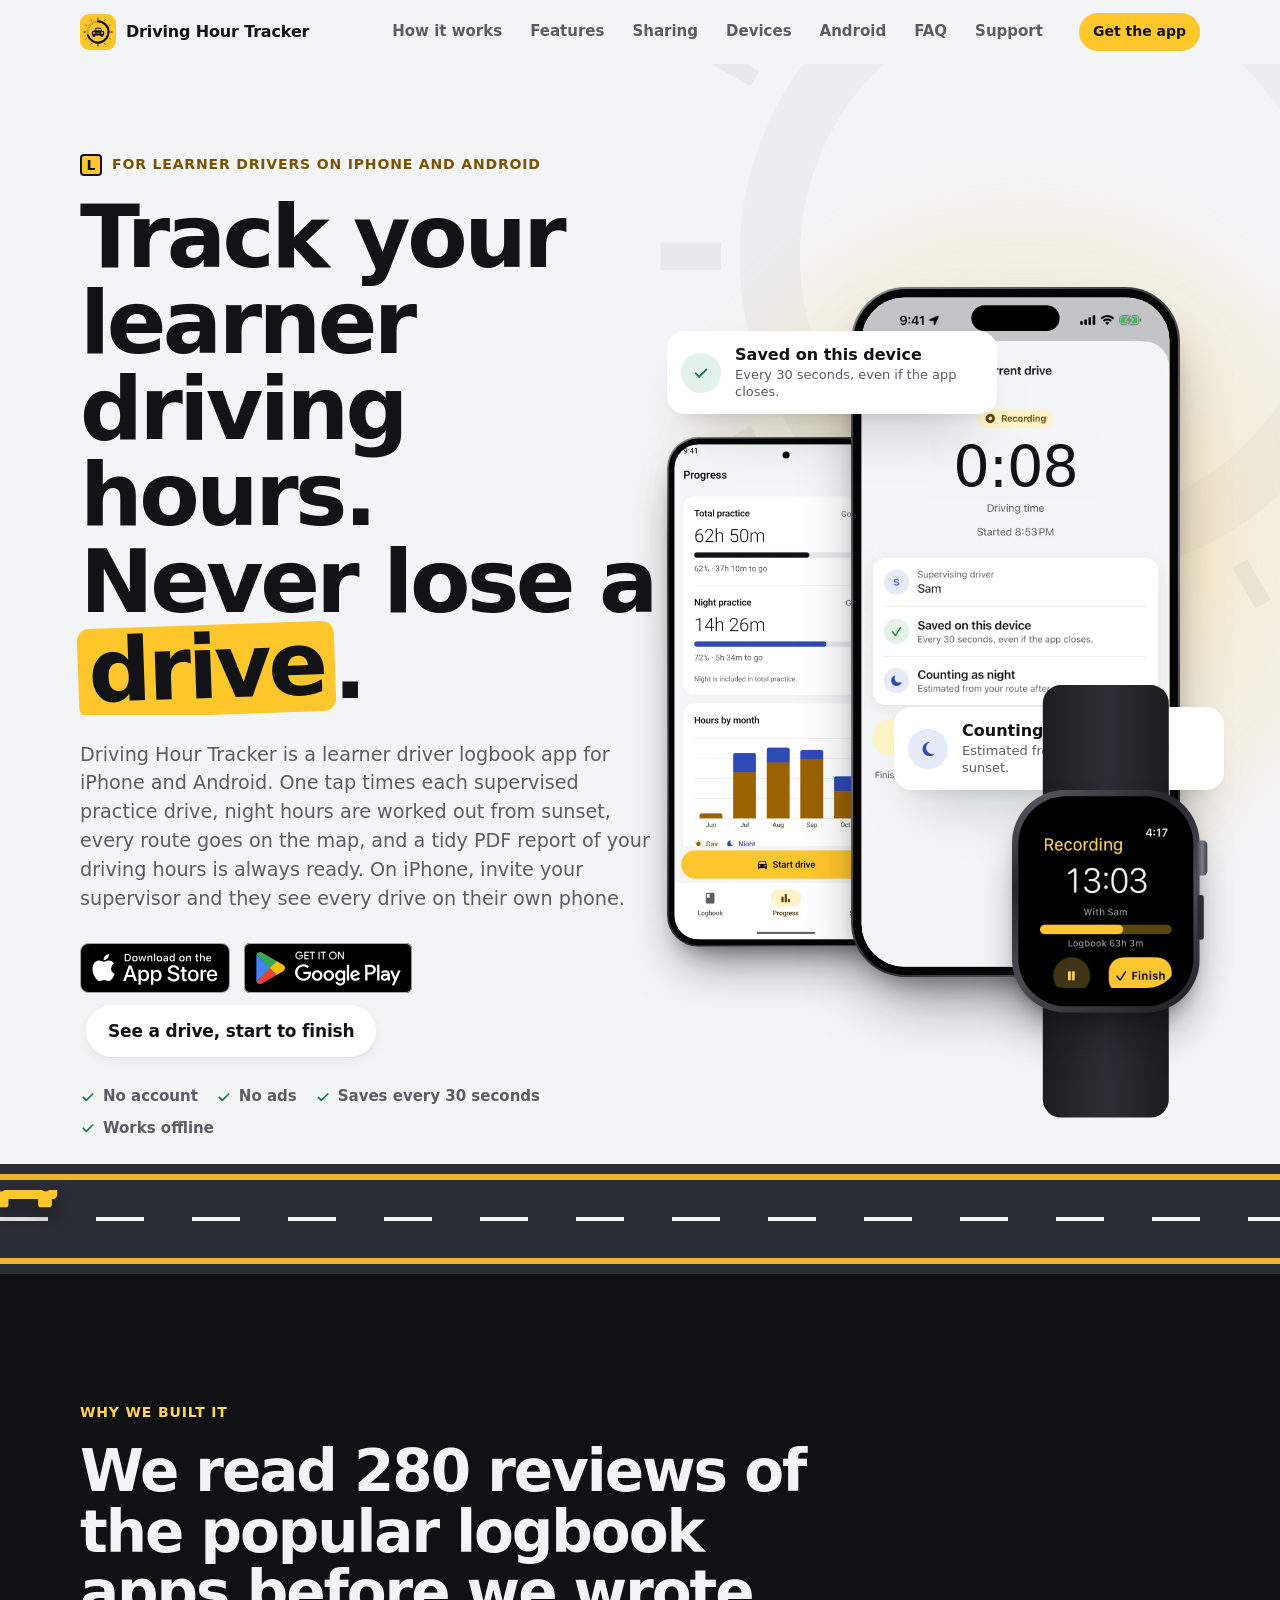
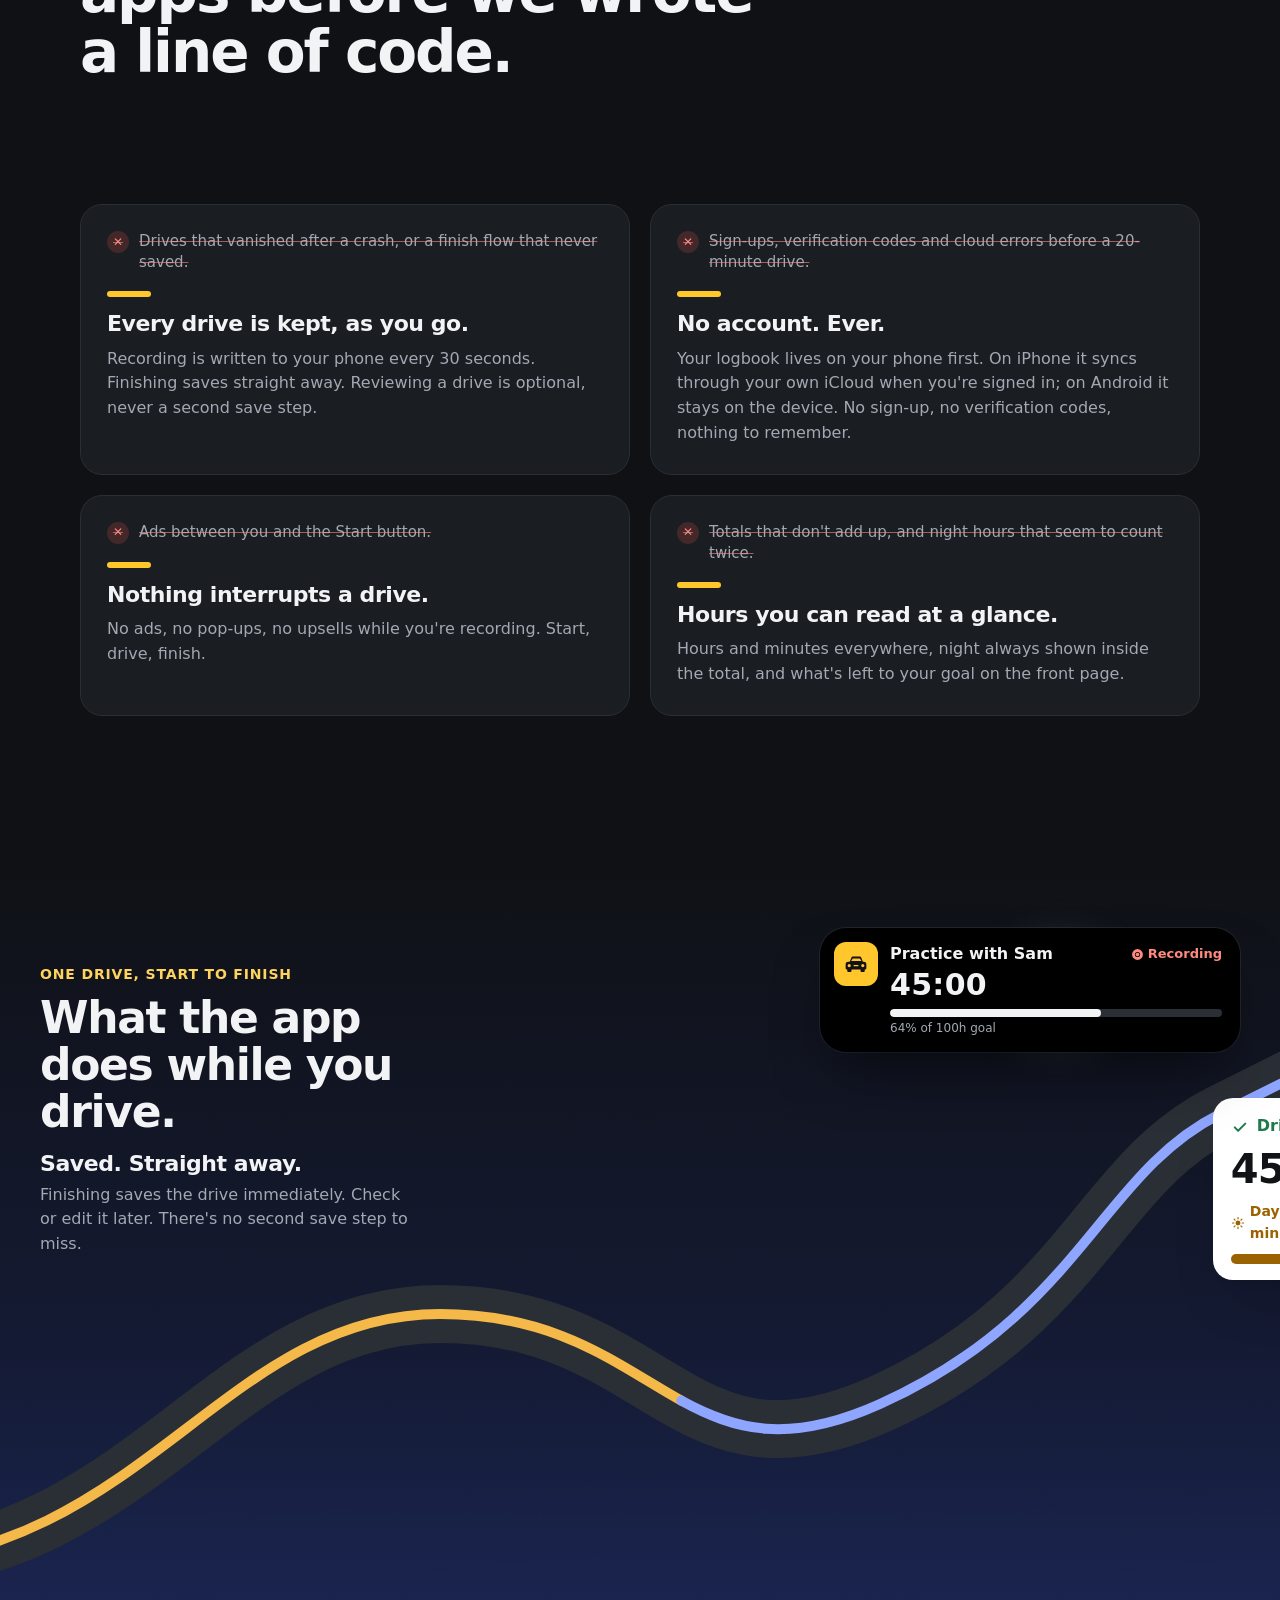
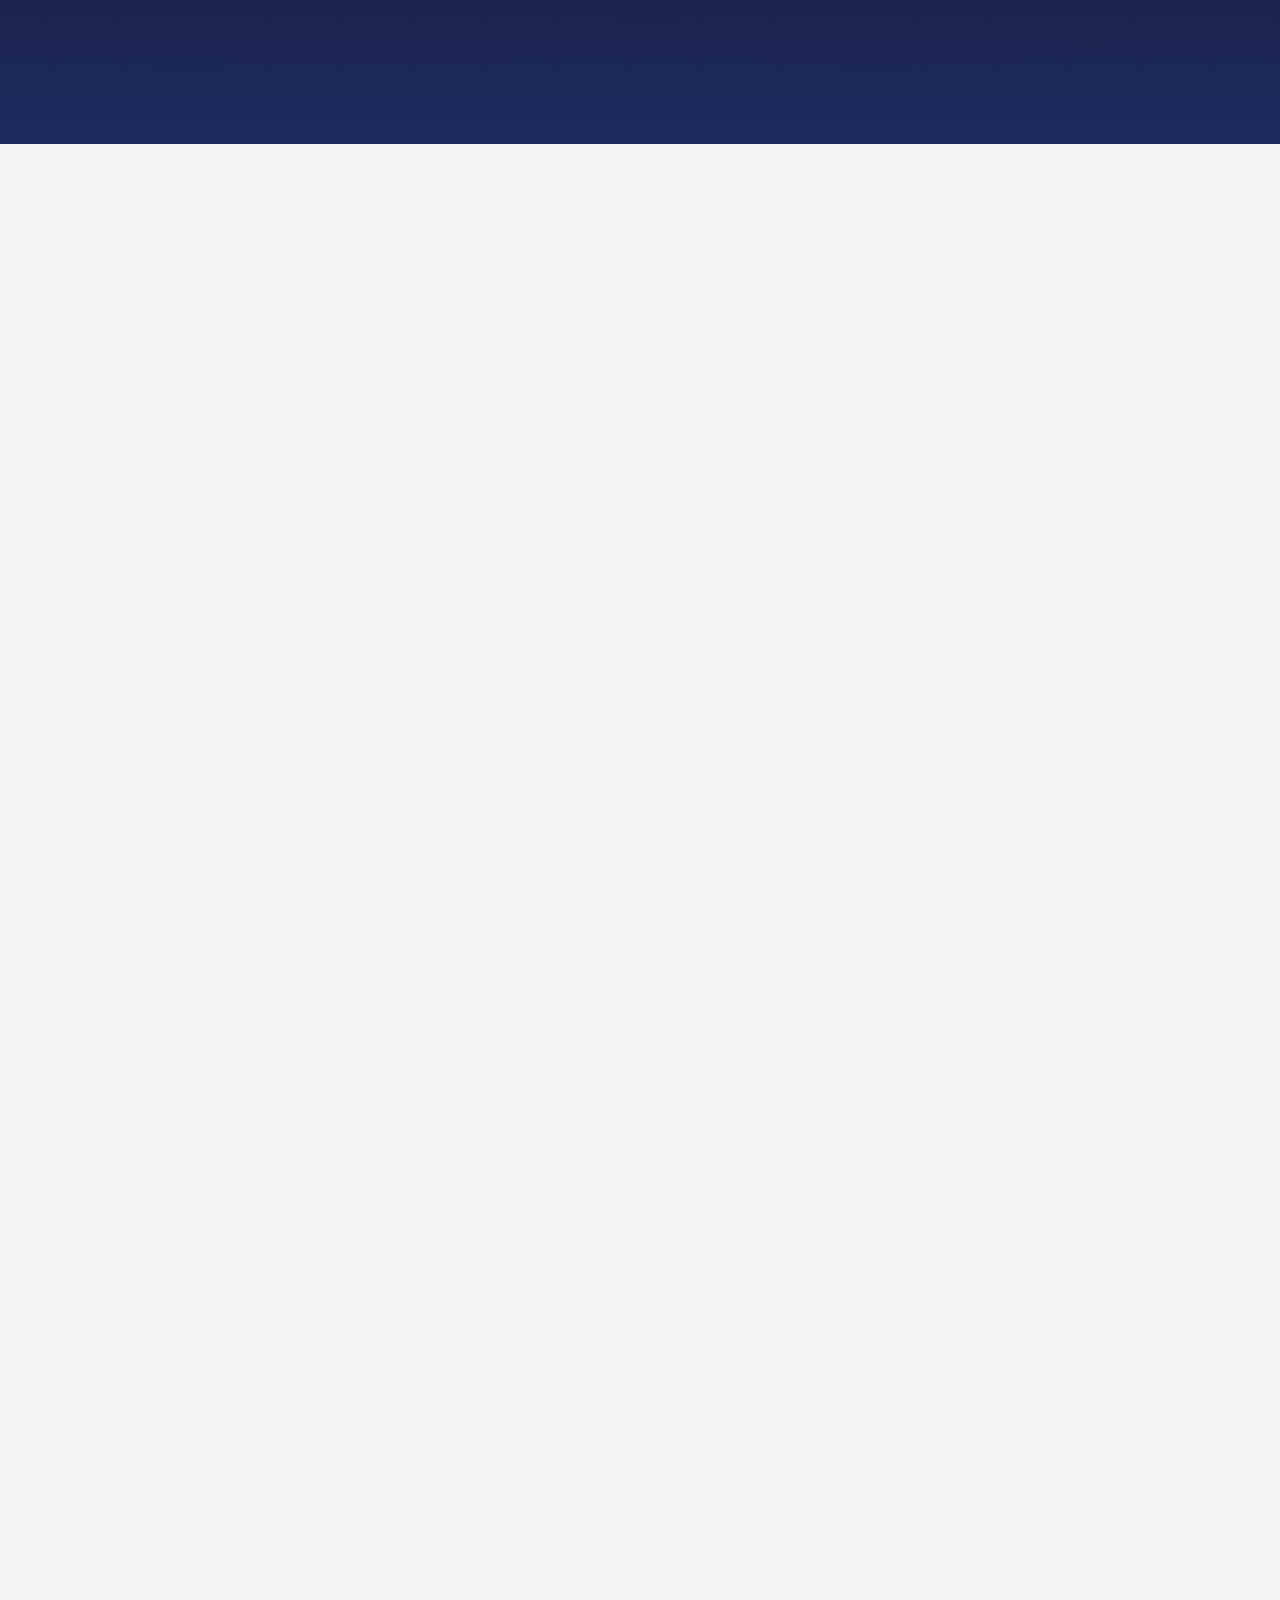
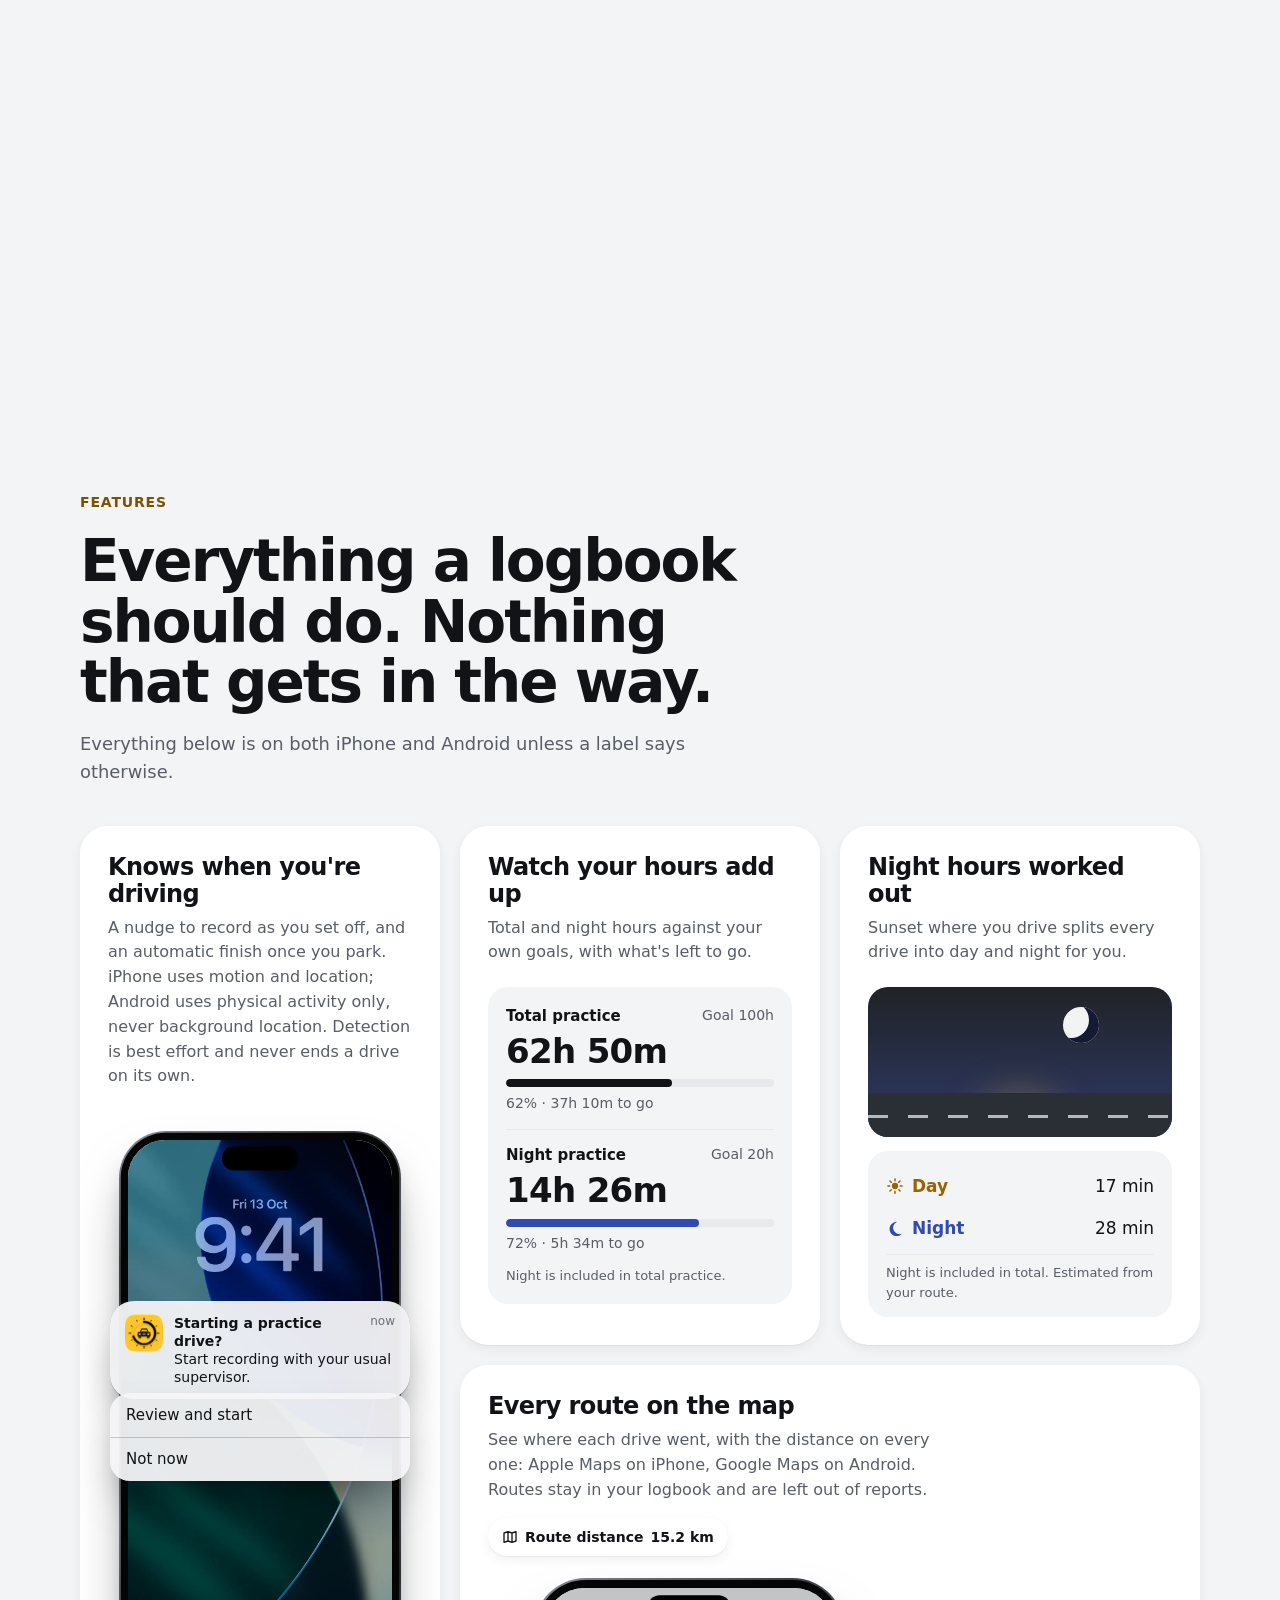
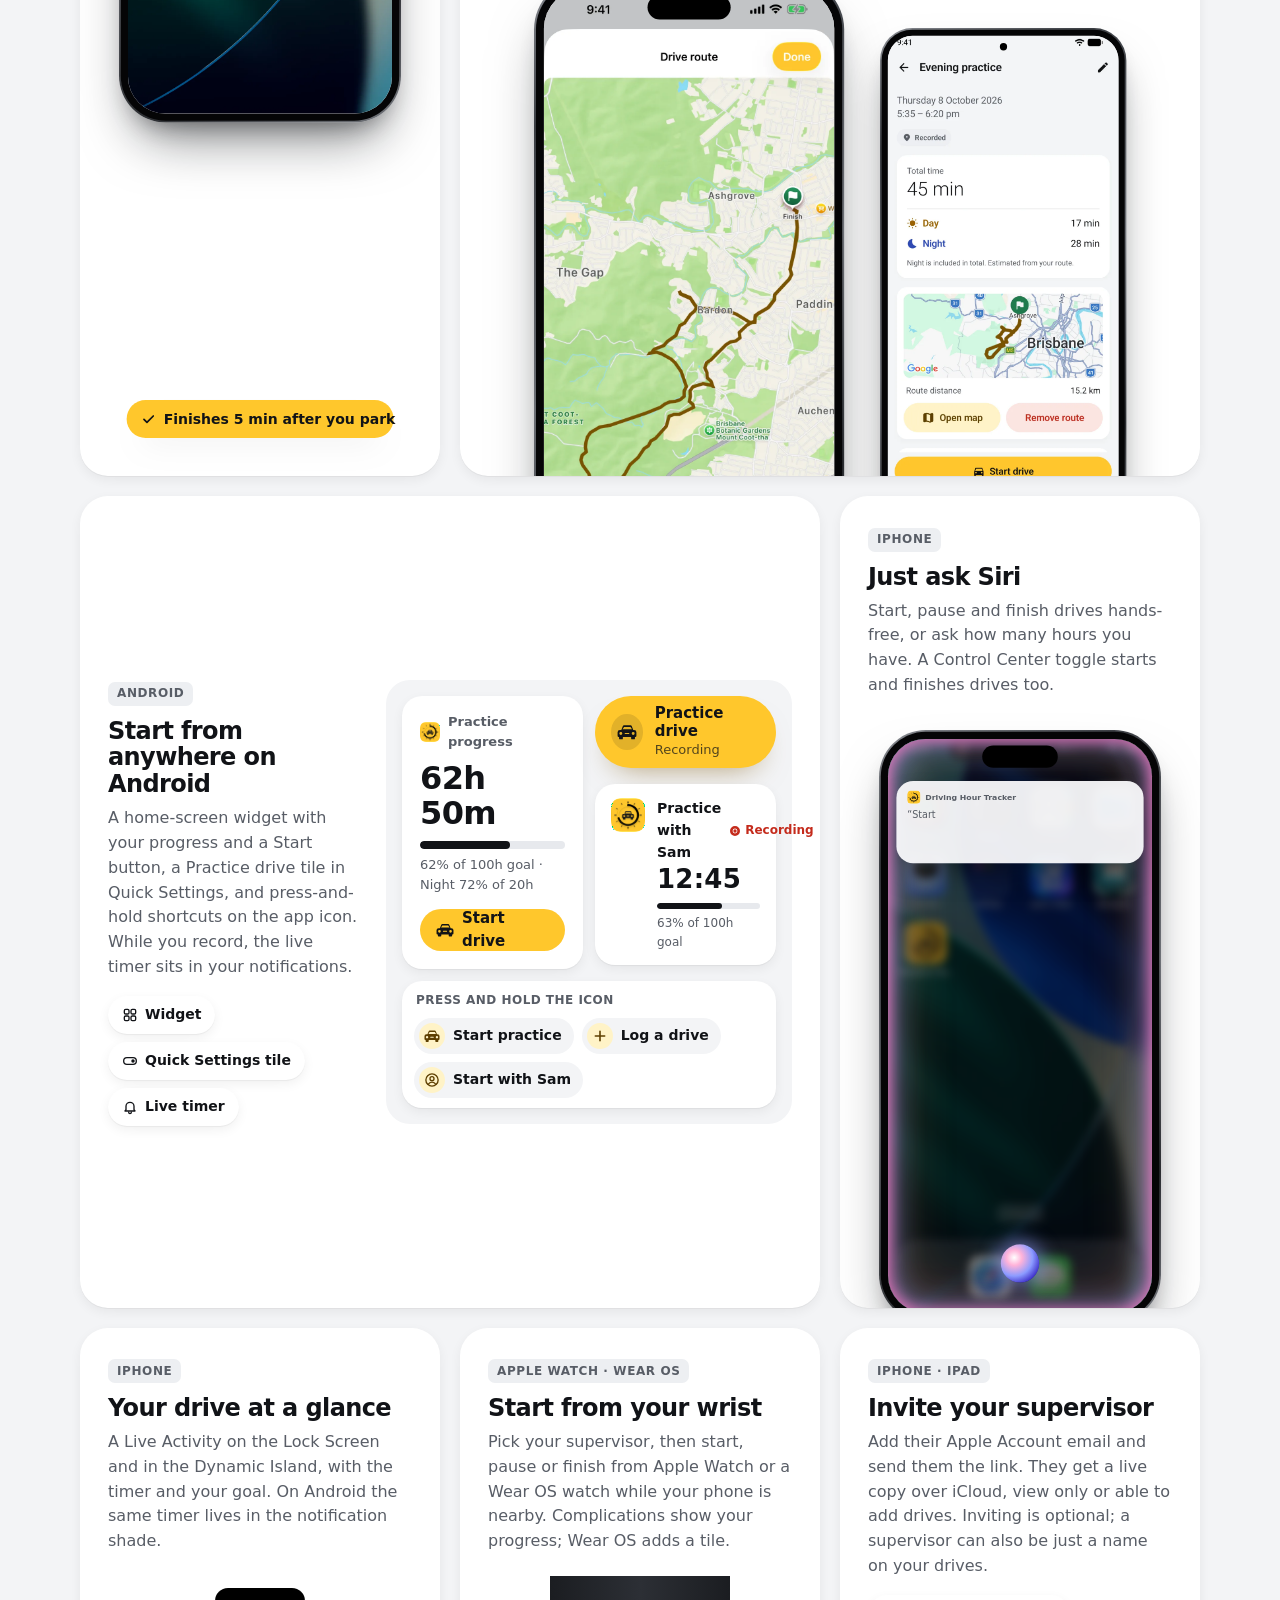
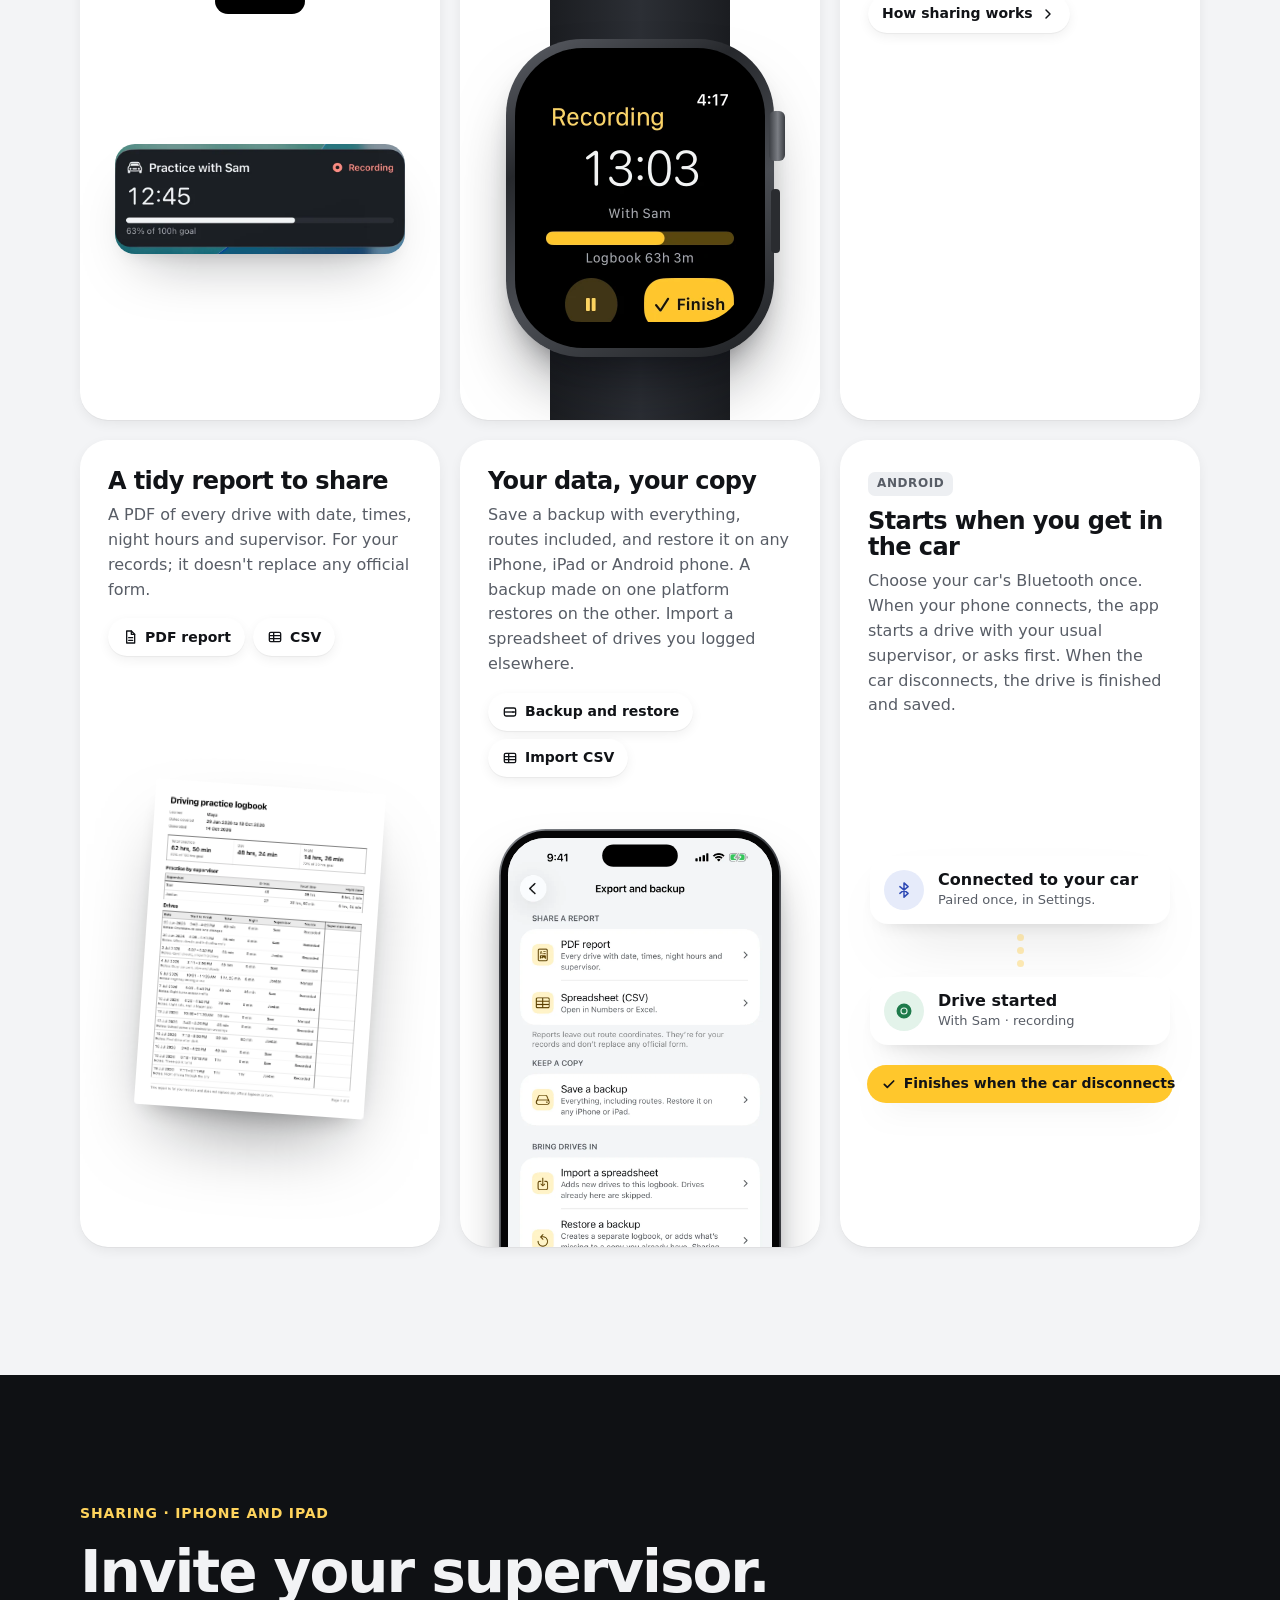
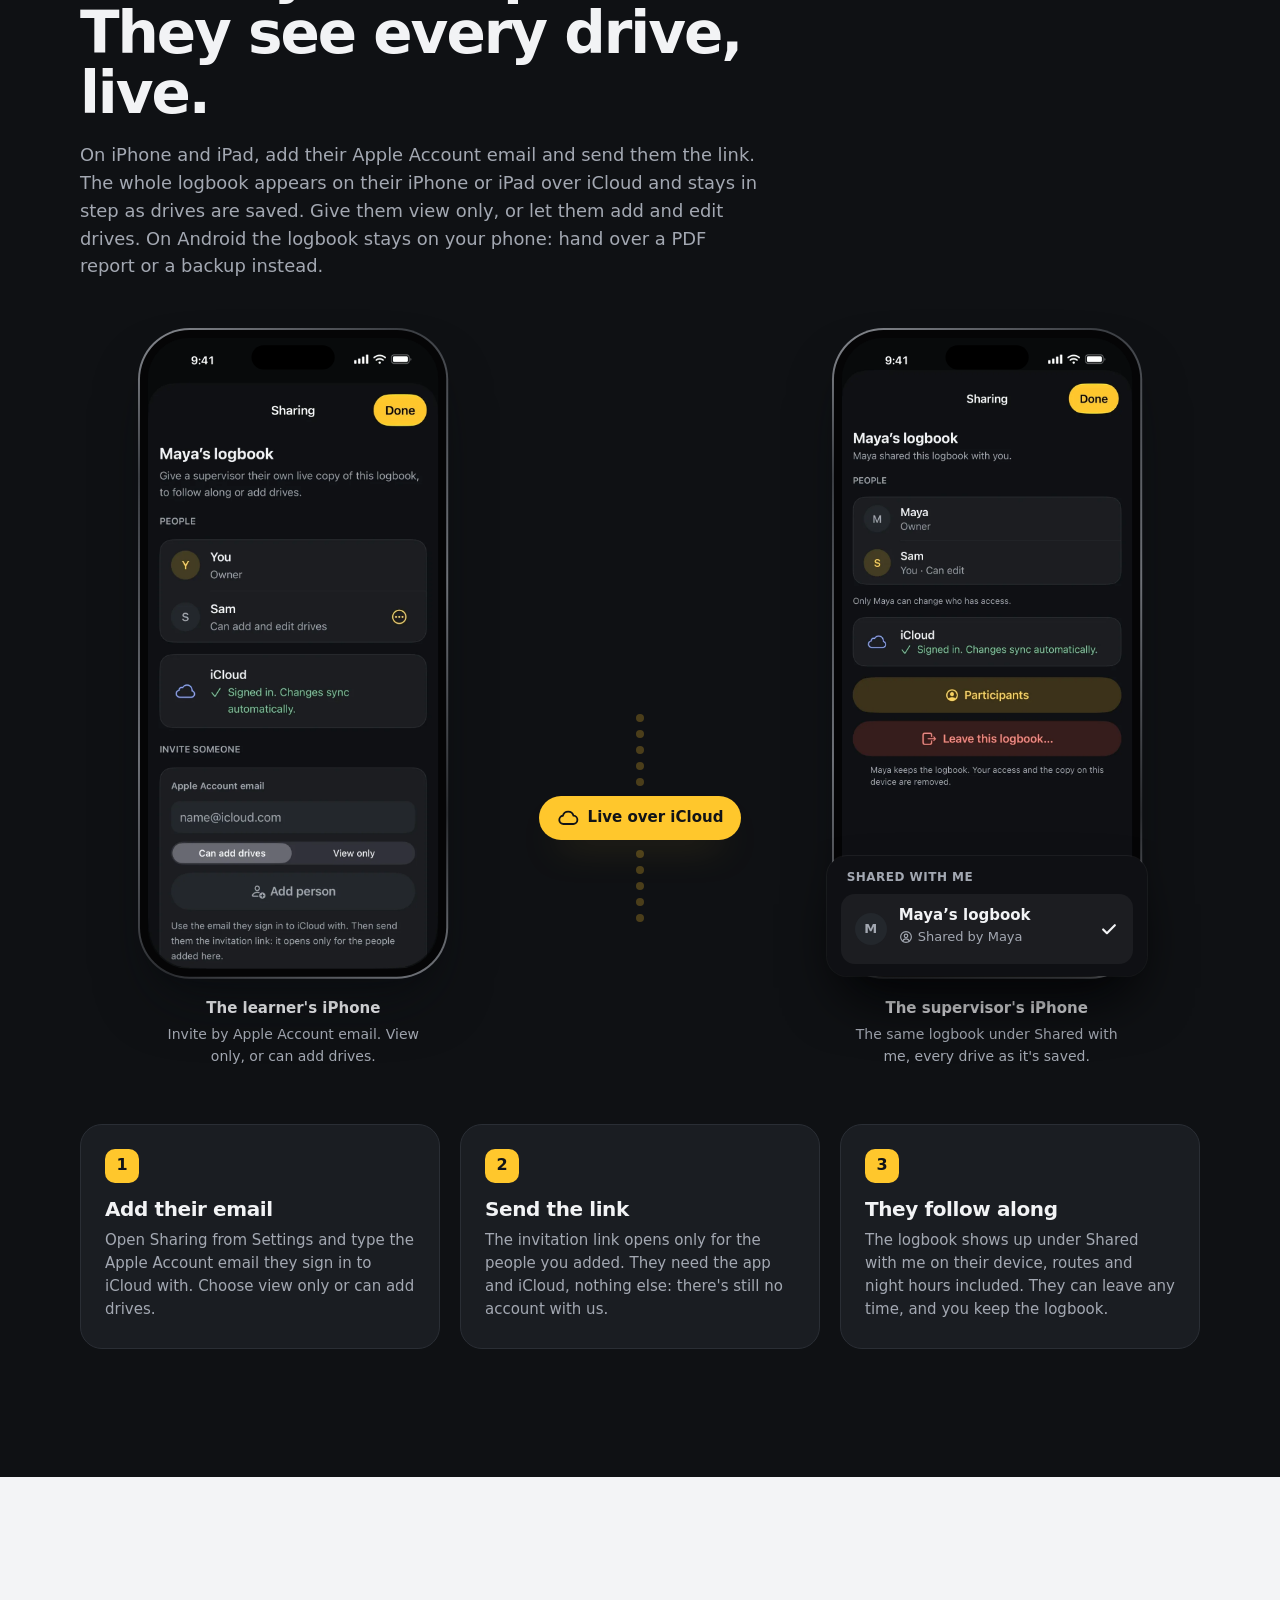
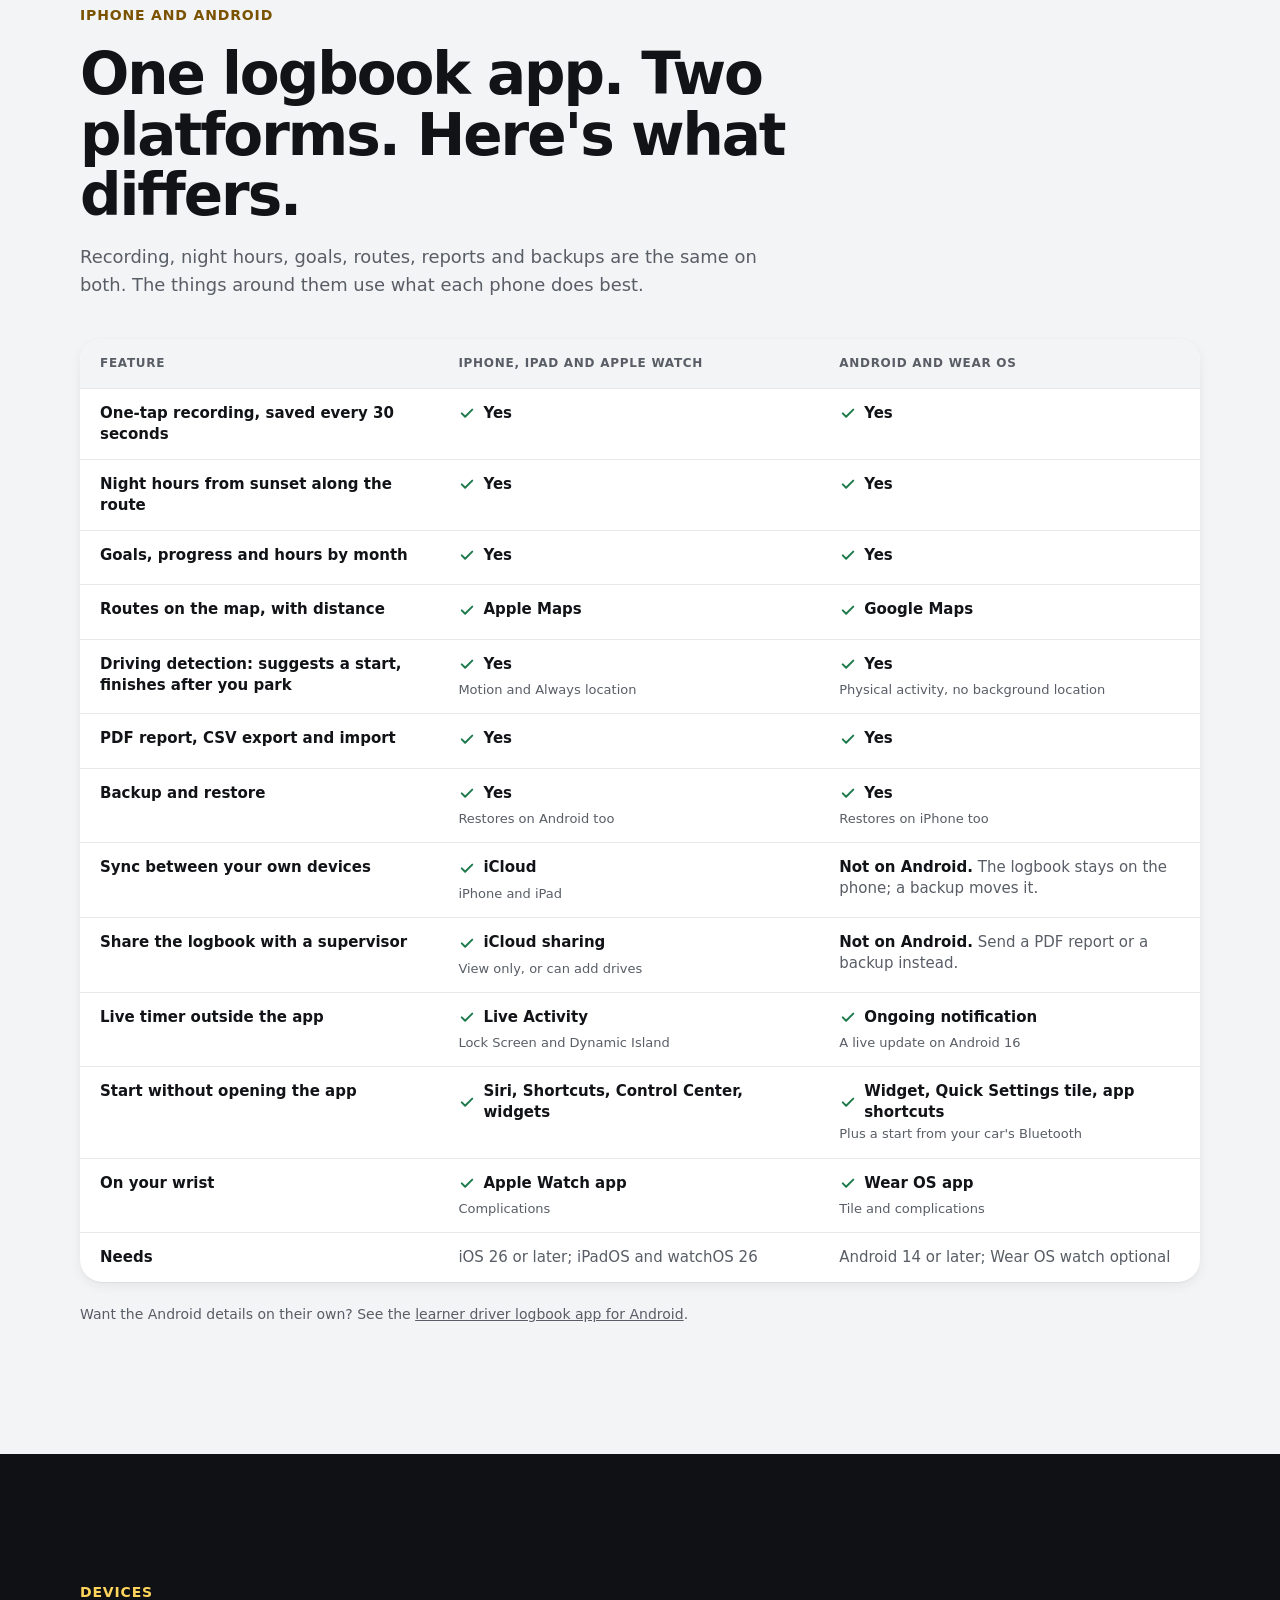
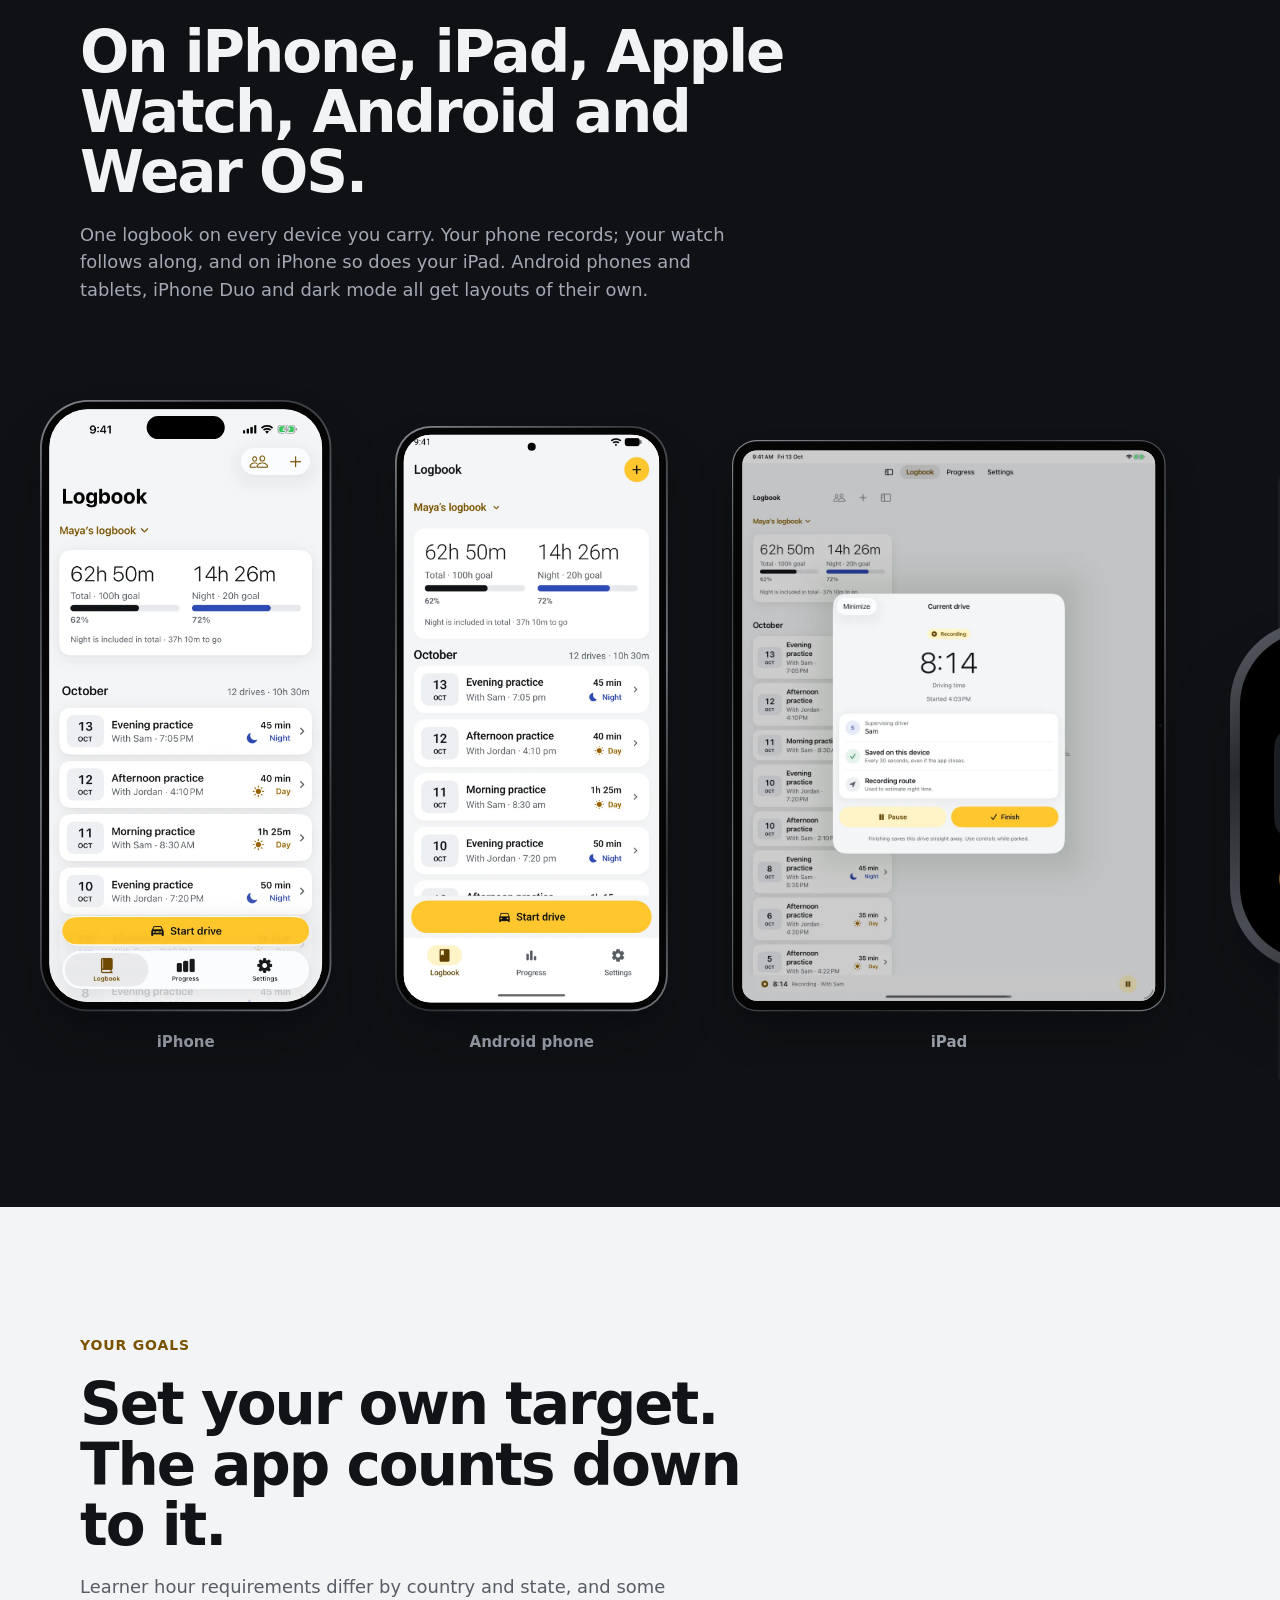
<file: index.html>
<!doctype html>
<html lang="en">
<head>
<meta charset="utf-8">
<meta name="viewport" content="width=device-width, initial-scale=1, viewport-fit=cover">
<title>Driving Hour Tracker: learner driver logbook app for iPhone and Android</title>
<meta name="description" content="A learner driver logbook app for iPhone and Android. One tap logs every supervised practice drive, night hours are worked out from sunset, routes go on the map, and a PDF report of your driving hours is always ready. No account, no ads.">
<link rel="canonical" href="https://drivinghourtracker.karmafy.com.au/">
<meta name="theme-color" content="#FFC72C">
<meta name="color-scheme" content="light">
<meta name="apple-mobile-web-app-title" content="Driving Hour Tracker">
<meta name="apple-itunes-app" content="app-id=6819568713">
<meta property="og:type" content="website">
<meta property="og:site_name" content="Driving Hour Tracker">
<meta property="og:title" content="Driving Hour Tracker: the learner driver logbook app for iPhone and Android">
<meta property="og:description" content="Log every supervised drive with one tap, count night hours automatically and keep a tidy driving logbook. For iPhone, iPad, Apple Watch, Android and Wear OS. No account, no ads.">
<meta property="og:url" content="https://drivinghourtracker.karmafy.com.au/">
<meta property="og:image" content="https://drivinghourtracker.karmafy.com.au/assets/img/og-image.jpg">
<meta property="og:image:width" content="1200">
<meta property="og:image:height" content="628">
<meta property="og:image:alt" content="Track your learner driving hours: three iPhones showing progress, a drive being recorded and the logbook.">
<meta name="twitter:card" content="summary_large_image">
<meta name="twitter:title" content="Driving Hour Tracker: the learner driver logbook app for iPhone and Android">
<meta name="twitter:description" content="Log every supervised drive with one tap, count night hours automatically and keep a tidy driving logbook on iPhone or Android. No account, no ads.">
<meta name="twitter:image" content="https://drivinghourtracker.karmafy.com.au/assets/img/og-image.jpg">
<link rel="icon" href="assets/icons/favicon-32.png" sizes="32x32" type="image/png">
<link rel="apple-touch-icon" href="assets/icons/apple-touch-icon.png">
<link rel="preload" as="image" href="assets/img/iphone-recording.webp">
<link rel="preload" as="image" href="assets/img/android-progress.webp">
<link rel="stylesheet" href="assets/css/site.css">
<script type="application/ld+json">
{
  "@context": "https://schema.org",
  "@graph": [
    {
      "@type": "WebSite",
      "@id": "https://drivinghourtracker.karmafy.com.au/#website",
      "url": "https://drivinghourtracker.karmafy.com.au/",
      "name": "Driving Hour Tracker",
      "publisher": { "@id": "https://drivinghourtracker.karmafy.com.au/#org" },
      "inLanguage": "en"
    },
    {
      "@type": "Organization",
      "@id": "https://drivinghourtracker.karmafy.com.au/#org",
      "name": "KarmaAcademy",
      "url": "https://drivinghourtracker.karmafy.com.au/",
      "logo": "https://drivinghourtracker.karmafy.com.au/assets/icons/icon-192.png"
    },
    {
      "@type": ["SoftwareApplication", "MobileApplication"],
      "@id": "https://drivinghourtracker.karmafy.com.au/#app",
      "name": "Driving Hour Tracker",
      "alternateName": ["Driving Hour Tracker learner logbook", "Driving Hours Tracker"],
      "description": "A learner driver logbook app for iPhone, iPad, Apple Watch, Android and Wear OS. Records supervised practice drives with one tap, works out night hours from sunset, maps every route and exports a PDF report of your driving hours.",
      "applicationCategory": "UtilitiesApplication",
      "operatingSystem": "iOS, iPadOS, watchOS, Android, Wear OS",
      "url": "https://drivinghourtracker.karmafy.com.au/",
      "installUrl": ["https://apps.apple.com/app/id6819568713", "https://play.google.com/store/apps/details?id=com.karmaacademy.drivinghourstracker_driverly"],
      "downloadUrl": ["https://apps.apple.com/app/id6819568713", "https://play.google.com/store/apps/details?id=com.karmaacademy.drivinghourstracker_driverly"],
      "sameAs": ["https://apps.apple.com/app/id6819568713", "https://play.google.com/store/apps/details?id=com.karmaacademy.drivinghourstracker_driverly"],
      "image": "https://drivinghourtracker.karmafy.com.au/assets/icons/icon-192.png",
      "author": { "@id": "https://drivinghourtracker.karmafy.com.au/#org" },
      "offers": [
        { "@type": "Offer", "name": "App Store (iPhone, iPad and Apple Watch)", "url": "https://apps.apple.com/app/id6819568713" },
        { "@type": "Offer", "name": "Google Play (Android and Wear OS)", "url": "https://play.google.com/store/apps/details?id=com.karmaacademy.drivinghourstracker_driverly", "price": "7.99", "priceCurrency": "USD" }
      ],
      "featureList": [
        "One-tap recording of supervised practice drives, saved to the device every 30 seconds",
        "Night driving hours estimated from sunset along the route",
        "Driving detection that suggests starting and finishes after you park",
        "Route maps with distance for every drive: Apple Maps on iPhone, Google Maps on Android",
        "Total and night hour goals with progress and monthly charts",
        "PDF report, CSV export and import, backup and restore; a backup moves between iPhone and Android",
        "iPhone: Siri, Shortcuts, Control Center, widgets, and a Live Activity on the Lock Screen and in the Dynamic Island",
        "iPhone and iPad: iCloud sync and logbook sharing with a supervisor, view only or able to add drives",
        "Apple Watch app with complications",
        "Android: home-screen widget, Quick Settings tile, app shortcuts, a live timer in the notification shade, and starting from your car's Bluetooth",
        "Wear OS app with a tile and complications"
      ]
    },
    {
      "@type": "FAQPage",
      "@id": "https://drivinghourtracker.karmafy.com.au/#faq",
      "mainEntity": [
        { "@type": "Question", "name": "Do I need an account to log my driving hours?", "acceptedAnswer": { "@type": "Answer", "text": "No. Open the app, type the learner's name and a first supervisor, and start your first drive. The logbook is saved on your phone first. On iPhone and iPad, signing in to iCloud also syncs it to your own iCloud account, so it's on your iPad too and you can share it with a supervisor. On Android it stays on the phone, and a backup file goes wherever you keep it." } },
        { "@type": "Question", "name": "Is Driving Hour Tracker on Android?", "acceptedAnswer": { "@type": "Answer", "text": "Yes. The same learner driver logbook app is on Google Play for Android phones and tablets running Android 14 or later, with a Wear OS companion app. Recording, night hours, goals, routes, reports and backups work the same as on iPhone. iCloud sync and logbook sharing are iPhone and iPad features; Android has a home-screen widget, a Quick Settings tile, app shortcuts and an option to start from your car's Bluetooth instead." } },
        { "@type": "Question", "name": "Does the app work without an internet connection?", "acceptedAnswer": { "@type": "Answer", "text": "Yes. Recording, the timer, night estimates and the logbook all work offline. On iPhone, iCloud sync and sharing catch up whenever a connection is available. On Android, the map behind a route needs a connection to load; the route itself is saved either way." } },
        { "@type": "Question", "name": "How are night driving hours worked out?", "acceptedAnswer": { "@type": "Answer", "text": "The app uses sunset and sunrise at the places along your recorded route. Time after sunset counts as night and is shown inside the drive's total. You can edit the night minutes on any drive." } },
        { "@type": "Question", "name": "Will my licensing authority accept the PDF report?", "acceptedAnswer": { "@type": "Answer", "text": "The report lists every drive with its date, times, night hours and supervisor. It is for your records and doesn't replace an official logbook, app or form. Check what your licensing authority accepts before your test." } },
        { "@type": "Question", "name": "What happens if the app closes during a drive?", "acceptedAnswer": { "@type": "Answer", "text": "Every drive is written to your device every 30 seconds while recording. If the app closes, the drive is recovered at the next launch, paused at its last saved time, and marked for review so you can check the finish time." } },
        { "@type": "Question", "name": "Can a parent or supervisor see the logbook?", "acceptedAnswer": { "@type": "Answer", "text": "On iPhone and iPad, yes. Open Sharing from Settings, add their Apple Account email, choose view only or can add drives, and send them the invitation link. The logbook appears under Shared with me on their iPhone or iPad and stays in step over iCloud. On Android, sharing isn't available: send them the PDF report, or a backup file to restore in their own copy of the app." } },
        { "@type": "Question", "name": "Can I move my logbook between iPhone and Android?", "acceptedAnswer": { "@type": "Answer", "text": "Yes. Save a backup on one phone, open it with the app on the other and choose Restore. A backup made on iPhone restores on Android and the other way round, routes included. iCloud sync and sharing aren't part of a backup." } },
        { "@type": "Question", "name": "Does it work on Apple Watch or Wear OS?", "acceptedAnswer": { "@type": "Answer", "text": "Yes, both. The watch app shows your hours, lets you pick a supervisor, and starts, pauses and finishes drives while your phone is nearby. Apple Watch complications show your progress and a Start button; on Wear OS, a tile and complications do the same." } },
        { "@type": "Question", "name": "Where is my data stored?", "acceptedAnswer": { "@type": "Answer", "text": "On your device, in the app's own database. On iPhone and iPad it also syncs to your own iCloud account when you're signed in, and the people you share with get a copy through iCloud. On Android it stays on the phone, plus any backup files you save. There are no accounts with us, no analytics and no ads." } }
      ]
    }
  ]
}
</script>
</head>
<body>
<a class="skip" href="#main">Skip to content</a>

<svg width="0" height="0" style="position:absolute" aria-hidden="true" focusable="false">
  <defs>
    <symbol id="i-car" viewBox="12 36 68 54"><path fill="currentColor" fill-rule="evenodd" d="M22 56 H26.65 L32 43 Q33 40 36 40 H58 Q61 40 62 43 L67.35 56 H70 A8 8 0 0 1 78 64 V76 A4 4 0 0 1 74 80 H73 V85 A3 3 0 0 1 70 88 H63 A3 3 0 0 1 60 85 V80 H32 V85 A3 3 0 0 1 29 88 H22 A3 3 0 0 1 19 85 V80 H18 A4 4 0 0 1 14 76 V64 A8 8 0 0 1 22 56 Z M31 54 L36 46 H58 L63 54 Z M20 68 A5 5 0 1 0 30 68 A5 5 0 1 0 20 68 Z M62 68 A5 5 0 1 0 72 68 A5 5 0 1 0 62 68 Z M40 66 H52 A2 2 0 0 1 52 70 H40 A2 2 0 0 1 40 66 Z"/></symbol>
    <symbol id="i-ticks" viewBox="0 0 1024 1024"><g stroke="currentColor" fill="none"><line x1="512" y1="162" x2="512" y2="100" stroke-width="28"/><line x1="694" y1="196.8" x2="718" y2="155.2" stroke-width="18"/><line x1="827.2" y1="330" x2="868.8" y2="306" stroke-width="18"/><line x1="862" y1="512" x2="924" y2="512" stroke-width="28"/><line x1="827.2" y1="694" x2="868.8" y2="718" stroke-width="18"/><line x1="694" y1="827.2" x2="718" y2="868.8" stroke-width="18"/><line x1="512" y1="862" x2="512" y2="924" stroke-width="28"/><line x1="330" y1="827.2" x2="306" y2="868.8" stroke-width="18"/><line x1="196.8" y1="694" x2="155.2" y2="718" stroke-width="18"/><line x1="162" y1="512" x2="100" y2="512" stroke-width="28"/><line x1="196.8" y1="330" x2="155.2" y2="306" stroke-width="18"/><line x1="330" y1="196.8" x2="306" y2="155.2" stroke-width="18"/><circle cx="512" cy="512" r="300" stroke-width="62" opacity=".5"/></g></symbol>
    <symbol id="i-rec" viewBox="0 0 24 24"><path fill="currentColor" fill-rule="evenodd" d="M12 2a10 10 0 1 1 0 20a10 10 0 1 1 0-20Zm0 5.2a4.8 4.8 0 1 0 0 9.6a4.8 4.8 0 1 0 0-9.6Z"/><circle cx="12" cy="12" r="3.3" fill="currentColor"/></symbol>
    <symbol id="i-check" viewBox="0 0 24 24"><path d="m5 12.5 4.5 4.5L19 7.5" fill="none" stroke="currentColor" stroke-width="2.6" stroke-linecap="round" stroke-linejoin="round"/></symbol>
    <symbol id="i-moon" viewBox="0 0 24 24"><path fill="currentColor" d="M14.5 2.5a9.5 9.5 0 1 0 7 15.6 8.3 8.3 0 0 1-7-15.6Z"/></symbol>
    <symbol id="i-sun" viewBox="0 0 24 24"><circle cx="12" cy="12" r="4.2" fill="currentColor"/><g stroke="currentColor" stroke-width="2" stroke-linecap="round"><path d="M12 2.5v2.4M12 19.1v2.4M2.5 12h2.4M19.1 12h2.4M5.3 5.3l1.7 1.7M17 17l1.7 1.7M5.3 18.7 7 17M17 7l1.7-1.7"/></g></symbol>
    <symbol id="i-pause" viewBox="0 0 24 24"><rect x="6" y="4.5" width="4.2" height="15" rx="1.3" fill="currentColor"/><rect x="13.8" y="4.5" width="4.2" height="15" rx="1.3" fill="currentColor"/></symbol>
    <symbol id="i-play" viewBox="0 0 24 24"><path fill="currentColor" d="M8 5.2v13.6a1 1 0 0 0 1.5.9l11-6.8a1 1 0 0 0 0-1.8l-11-6.8A1 1 0 0 0 8 5.2Z"/></symbol>
    <symbol id="i-lock" viewBox="0 0 24 24"><g fill="none" stroke="currentColor" stroke-width="2" stroke-linecap="round" stroke-linejoin="round"><rect x="5" y="10.5" width="14" height="10" rx="2.2"/><path d="M8 10.5V8a4 4 0 0 1 8 0v2.5"/></g></symbol>
    <symbol id="i-cloud" viewBox="0 0 24 24"><path fill="none" stroke="currentColor" stroke-width="2" stroke-linejoin="round" d="M7 18.5a4.5 4.5 0 0 1-.6-8.96A6 6 0 0 1 18 9.5a4.5 4.5 0 0 1-.5 9Z"/></symbol>
    <symbol id="i-person-plus" viewBox="0 0 24 24"><g fill="none" stroke="currentColor" stroke-width="2" stroke-linecap="round" stroke-linejoin="round"><circle cx="10" cy="8" r="3.6"/><path d="M3.5 20a6.5 6.5 0 0 1 13 0M19 9v6M16 12h6"/></g></symbol>
    <symbol id="i-doc" viewBox="0 0 24 24"><g fill="none" stroke="currentColor" stroke-width="2" stroke-linecap="round" stroke-linejoin="round"><path d="M7 3h7l5 5v13H7z"/><path d="M14 3v5h5M10 13h6M10 17h6"/></g></symbol>
    <symbol id="i-table" viewBox="0 0 24 24"><g fill="none" stroke="currentColor" stroke-width="2" stroke-linejoin="round"><rect x="3.5" y="5" width="17" height="14" rx="2"/><path d="M3.5 10h17M3.5 14.5h17M10 5v14"/></g></symbol>
    <symbol id="i-drive" viewBox="0 0 24 24"><g fill="none" stroke="currentColor" stroke-width="2" stroke-linejoin="round"><rect x="3.5" y="6" width="17" height="12" rx="2.5"/><circle cx="16.5" cy="12" r="1.3" fill="currentColor" stroke="none"/><path d="M3.5 12h17"/></g></symbol>
    <symbol id="i-chevron" viewBox="0 0 24 24"><path d="m9 6 6 6-6 6" fill="none" stroke="currentColor" stroke-width="2.2" stroke-linecap="round" stroke-linejoin="round"/></symbol>
    <symbol id="i-flag" viewBox="0 0 24 24"><path fill="none" stroke="currentColor" stroke-width="2" stroke-linecap="round" stroke-linejoin="round" d="M6 21V4h11l-2 4 2 4H6"/></symbol>
    <symbol id="i-watch" viewBox="0 0 24 24"><g fill="none" stroke="currentColor" stroke-width="2" stroke-linejoin="round"><rect x="6" y="6.5" width="12" height="11" rx="3"/><path d="M9 6.5 9.6 3h4.8L15 6.5M9 17.5l.6 3.5h4.8l.6-3.5"/></g></symbol>
    <symbol id="i-map" viewBox="0 0 24 24"><path fill="none" stroke="currentColor" stroke-width="2" stroke-linejoin="round" d="m3 6 6-2 6 2 6-2v14l-6 2-6-2-6 2zM9 4v14M15 6v14"/></symbol>
    <symbol id="i-bell" viewBox="0 0 24 24"><path fill="none" stroke="currentColor" stroke-width="2" stroke-linecap="round" stroke-linejoin="round" d="M6 16V11a6 6 0 0 1 12 0v5l1.5 2h-15zM10 20a2 2 0 0 0 4 0"/></symbol>
    <symbol id="i-plus" viewBox="0 0 24 24"><path d="M12 5v14M5 12h14" fill="none" stroke="currentColor" stroke-width="2.4" stroke-linecap="round"/></symbol>
    <symbol id="i-book" viewBox="0 0 24 24"><path fill="none" stroke="currentColor" stroke-width="2" stroke-linejoin="round" d="M5 4.5h11a2 2 0 0 1 2 2v13H7a2 2 0 0 1-2-2zM5 17.5a2 2 0 0 1 2-2h11"/></symbol>
    <symbol id="i-person" viewBox="0 0 24 24"><g fill="none" stroke="currentColor" stroke-width="2" stroke-linecap="round" stroke-linejoin="round"><circle cx="12" cy="12" r="9.2"/><circle cx="12" cy="10" r="3"/><path d="M6.3 18.6c1.3-2.2 3.3-3.4 5.7-3.4s4.4 1.2 5.7 3.4"/></g></symbol>
    <symbol id="i-bluetooth" viewBox="0 0 24 24"><path fill="none" stroke="currentColor" stroke-width="2" stroke-linecap="round" stroke-linejoin="round" d="M6.5 7.5 17.5 16.5 12 21.5V2.5l5.5 5-11 9"/></symbol>
    <symbol id="i-grid" viewBox="0 0 24 24"><g fill="none" stroke="currentColor" stroke-width="2" stroke-linejoin="round"><rect x="3.5" y="3.5" width="7" height="7" rx="2"/><rect x="13.5" y="3.5" width="7" height="7" rx="2"/><rect x="3.5" y="13.5" width="7" height="7" rx="2"/><rect x="13.5" y="13.5" width="7" height="7" rx="2"/></g></symbol>
    <symbol id="i-toggle" viewBox="0 0 24 24"><g fill="none" stroke="currentColor" stroke-width="2"><rect x="2.5" y="7" width="19" height="10" rx="5"/><circle cx="16.5" cy="12" r="2.6" fill="currentColor" stroke="none"/></g></symbol>
    <symbol id="i-mic" viewBox="0 0 24 24"><g fill="none" stroke="currentColor" stroke-width="2" stroke-linecap="round"><rect x="9" y="3" width="6" height="11" rx="3"/><path d="M5.5 11a6.5 6.5 0 0 0 13 0M12 17.5V21M9 21h6"/></g></symbol>
  </defs>
</svg>

<header class="nav" id="nav">
  <div class="wrap nav-row">
    <a class="brand" href="#top" aria-label="Driving Hour Tracker, home">
      <img src="assets/icons/app-icon.svg" width="36" height="36" alt="">
      <span>Driving Hour Tracker</span>
    </a>
    <nav class="nav-links" aria-label="Sections">
      <a href="#how">How it works</a>
      <a href="#features">Features</a>
      <a href="#sharing">Sharing</a>
      <a href="#devices">Devices</a>
      <a href="android/">Android</a>
      <a href="#faq">FAQ</a>
      <a href="support/">Support</a>
    </nav>
    <a class="nav-cta" id="navCta" href="#download"><span class="long">Get the app</span><span class="short" aria-hidden="true">Get it</span></a>
  </div>
</header>

<main id="main">

<!-- ============================== HERO ============================== -->
<section class="hero" id="top" aria-labelledby="hero-title">
  <div class="hero-bg" aria-hidden="true">
    <div class="motif"><svg viewBox="0 0 1024 1024"><use href="#i-ticks"/></svg></div>
    <div class="glow"></div>
  </div>

  <div class="wrap hero-grid">
    <div class="hero-copy">
      <p class="eyebrow"><span class="lplate" aria-hidden="true">L</span>For learner drivers on iPhone and Android</p>
      <h1 id="hero-title" class="display">
        <span class="line"><span>Track your learner</span></span>
        <span class="line"><span>driving hours.</span></span>
        <span class="line"><span>Never lose a <em class="mark">drive</em>.</span></span>
      </h1>
      <p class="lede">Driving Hour Tracker is a learner driver logbook app for iPhone and Android. One tap times each supervised practice drive, night hours are worked out from sunset, every route goes on the map, and a tidy PDF report of your driving hours is always ready. On iPhone, invite your supervisor and they see every drive on their own phone.</p>
      <div class="stores">
        <a class="store" href="https://apps.apple.com/app/id6819568713"><img src="assets/badges/app-store.svg" width="150" height="50" alt="Download on the App Store"></a>
        <a class="store" href="https://play.google.com/store/apps/details?id=com.karmaacademy.drivinghourstracker_driverly"><img src="assets/badges/google-play.svg" width="169" height="50" alt="Get it on Google Play"></a>
        <a class="btn btn-ghost" href="#how">See a drive, start to finish</a>
      </div>
      <ul class="proof" aria-label="Highlights">
        <li><svg class="i" width="16" height="16"><use href="#i-check"/></svg>No account</li>
        <li><svg class="i" width="16" height="16"><use href="#i-check"/></svg>No ads</li>
        <li><svg class="i" width="16" height="16"><use href="#i-check"/></svg>Saves every 30 seconds</li>
        <li><svg class="i" width="16" height="16"><use href="#i-check"/></svg>Works offline</li>
      </ul>
    </div>

    <div class="hero-stage" id="heroStage" aria-hidden="true">
      <div class="float float-a" data-depth="18">
        <div class="row-card">
          <span class="dot ok"><svg class="i" width="18" height="18"><use href="#i-check"/></svg></span>
          <span><strong>Saved on this device</strong><small>Every 30 seconds, even if the app closes.</small></span>
        </div>
      </div>
      <div class="float float-b" data-depth="26">
        <div class="row-card">
          <span class="dot night"><svg class="i" width="18" height="18"><use href="#i-moon"/></svg></span>
          <span><strong>Counting as night</strong><small>Estimated from your route after sunset.</small></span>
        </div>
      </div>
      <div class="float float-c" data-depth="34">
        <div class="watch" style="--k:.7">
          <div class="wbody">
            <div class="band top"></div><div class="band bottom"></div>
            <div class="case"></div><div class="glass"></div><div class="crown"></div><div class="wbutton"></div>
            <div class="wscreen"><img src="assets/img/watch-recording.webp" width="208" height="248" alt=""></div>
          </div>
        </div>
      </div>
      <div class="aphone hero-android" data-depth="14">
        <div class="body"><div class="edge"></div><div class="bezel"></div>
          <div class="screen"><img src="assets/img/android-progress.webp" width="412" height="916" alt=""><div class="hole"></div></div>
        </div>
      </div>
      <div class="iphone hero-phone" data-depth="8">
        <div class="body">
          <div class="edge"></div><div class="bezel"></div>
          <div class="screen">
            <img src="assets/img/iphone-recording.webp" width="440" height="956" alt="" fetchpriority="high">
            <div class="timer-cover"><span id="heroTimer">0:04</span></div>
            <div class="island"></div>
          </div>
        </div>
      </div>
    </div>
  </div>

  <div class="road" aria-hidden="true">
    <div class="lane"></div>
    <div class="road-car"><svg viewBox="12 36 68 54"><use href="#i-car"/></svg></div>
  </div>
</section>

<!-- ============================== WHY ============================== -->
<section class="why" id="why" aria-labelledby="why-title">
  <div class="wrap">
    <p class="eyebrow light" data-reveal>Why we built it</p>
    <h2 id="why-title" class="display-2" data-reveal>We read 280 reviews of the popular logbook apps before we wrote a line of code.</h2>
    <p class="section-lede" data-reveal>The same four complaints kept coming up. Each one became a rule for this app.</p>
    <div class="findings" data-reveal data-stagger>
      <article class="finding">
        <p class="complaint"><span class="x" aria-hidden="true">✕</span>Drives that vanished after a crash, or a finish flow that never saved.</p>
        <h3>Every drive is kept, as you go.</h3>
        <p>Recording is written to your phone every 30 seconds. Finishing saves straight away. Reviewing a drive is optional, never a second save step.</p>
      </article>
      <article class="finding">
        <p class="complaint"><span class="x" aria-hidden="true">✕</span>Sign-ups, verification codes and cloud errors before a 20-minute drive.</p>
        <h3>No account. Ever.</h3>
        <p>Your logbook lives on your phone first. On iPhone it syncs through your own iCloud when you're signed in; on Android it stays on the device. No sign-up, no verification codes, nothing to remember.</p>
      </article>
      <article class="finding">
        <p class="complaint"><span class="x" aria-hidden="true">✕</span>Ads between you and the Start button.</p>
        <h3>Nothing interrupts a drive.</h3>
        <p>No ads, no pop-ups, no upsells while you're recording. Start, drive, finish.</p>
      </article>
      <article class="finding">
        <p class="complaint"><span class="x" aria-hidden="true">✕</span>Totals that don't add up, and night hours that seem to count twice.</p>
        <h3>Hours you can read at a glance.</h3>
        <p>Hours and minutes everywhere, night always shown inside the total, and what's left to your goal on the front page.</p>
      </article>
    </div>
  </div>
</section>

<!-- ============================== THE DRIVE (scroll-driven) ============================== -->
<section class="drive" id="how" aria-labelledby="how-title">
  <div class="drive-stage" id="driveStage">
    <div class="sky"></div>
    <div class="night-layer" id="nightLayer"></div>
    <div class="grid-map" aria-hidden="true"></div>
    <div class="sun" id="sun" aria-hidden="true"></div>
    <div class="moon" id="moon" aria-hidden="true"></div>

    <div class="live" id="live" aria-hidden="true">
      <span class="live-car"><svg class="i" width="22" height="22"><use href="#i-car"/></svg></span>
      <span class="live-title">Practice with Sam</span>
      <span class="live-state"><svg class="i" width="13" height="13"><use href="#i-rec"/></svg>Recording</span>
      <span class="live-timer" id="liveTimer">0:00</span>
      <span class="live-bar"><i id="liveBar"></i></span>
      <span class="live-cap" id="liveCap">62% of 100h goal</span>
    </div>

    <svg class="road-svg" id="roadSvg" viewBox="0 0 1440 900" preserveAspectRatio="xMidYMid slice" aria-hidden="true">
      <path id="roadPath" class="asphalt" d="M -60 720 C 220 720, 300 470, 520 470 S 760 650, 960 560 S 1180 330, 1300 270 S 1440 200, 1520 160"/>
      <path class="centre" d="M -60 720 C 220 720, 300 470, 520 470 S 760 650, 960 560 S 1180 330, 1300 270 S 1440 200, 1520 160"/>
      <path id="trailDay" class="trail day" stroke-dasharray="0 9999" d="M -60 720 C 220 720, 300 470, 520 470 S 760 650, 960 560 S 1180 330, 1300 270 S 1440 200, 1520 160"/>
      <path id="trailNight" class="trail night" stroke-dasharray="0 9999" d="M -60 720 C 220 720, 300 470, 520 470 S 760 650, 960 560 S 1180 330, 1300 270 S 1440 200, 1520 160"/>
      <g id="car" class="car"><use href="#i-car" x="-34" y="-27" width="68" height="54"/></g>
    </svg>

    <div class="stops" aria-hidden="true">
      <div class="stop" data-at="0.04" data-side="above">
        <div class="ui-sheet">
          <div class="ui-title">Practice with</div>
          <div class="ui-person"><span class="avatar">S</span><span>Sam</span><svg class="i tick" width="18" height="18"><use href="#i-check"/></svg></div>
          <div class="ui-btn"><svg class="i" width="18" height="18"><use href="#i-car"/></svg>Start drive</div>
        </div>
      </div>
      <div class="stop" data-at="0.28" data-side="above">
        <div class="row-card"><span class="dot ok"><svg class="i" width="18" height="18"><use href="#i-check"/></svg></span><span><strong>Saved on this device</strong><small>Every 30 seconds, even if the app closes.</small></span></div>
      </div>
      <div class="stop" data-at="0.52" data-side="below">
        <div class="row-card"><span class="dot night"><svg class="i" width="18" height="18"><use href="#i-moon"/></svg></span><span><strong>Counting as night</strong><small>Sunset 5:52 PM, along your route.</small></span></div>
      </div>
      <div class="stop" data-at="0.74" data-side="above">
        <div class="ui-sheet">
          <div class="ui-title">Finished driving?</div>
          <p class="ui-text">Saving in <b>4:59</b> unless you keep recording.</p>
          <div class="ui-row"><span class="ui-btn tint"><svg class="i" width="16" height="16"><use href="#i-play"/></svg>Keep recording</span><span class="ui-btn"><svg class="i" width="16" height="16"><use href="#i-check"/></svg>Finish</span></div>
        </div>
      </div>
      <div class="stop" data-at="0.94" data-side="below">
        <div class="ui-sheet saved">
          <div class="ui-title"><svg class="i" width="18" height="18"><use href="#i-check"/></svg>Drive saved</div>
          <div class="ui-big">45 min</div>
          <div class="ui-split"><span class="day"><svg class="i" width="14" height="14"><use href="#i-sun"/></svg>Day 17 min</span><span class="night"><svg class="i" width="14" height="14"><use href="#i-moon"/></svg>Night 28 min</span></div>
          <div class="ui-bars"><i class="d" style="--w:38%"></i><i class="n" style="--w:62%"></i></div>
        </div>
      </div>
    </div>

    <div class="drive-copy">
      <p class="eyebrow">One drive, start to finish</p>
      <h2 id="how-title" class="display-3">What the app does while you drive.</h2>
      <ol class="steps" id="steps">
        <li class="step" data-at="0.04"><h3>One tap to start</h3><p>Pick who's supervising and go. The timer, the route and the supervisor are saved together as you drive.</p></li>
        <li class="step" data-at="0.28"><h3>Saved as you go</h3><p>Every 30 seconds the drive is written to your phone, even if the app closes. A crash never costs you the drive.</p></li>
        <li class="step" data-at="0.52"><h3>Sunset, counted</h3><p>When the sun sets where you are, the rest of the drive counts as night. No working it out at the end.</p></li>
        <li class="step" data-at="0.74"><h3>Parked? It notices.</h3><p>Stop driving and the app offers to finish. Leave it and the drive is saved five minutes later. Or keep recording.</p></li>
        <li class="step" data-at="0.94"><h3>Saved. Straight away.</h3><p>Finishing saves the drive immediately. Check or edit it later. There's no second save step to miss.</p></li>
      </ol>
      <p class="scroll-hint" id="scrollHint">Scroll to drive</p>
    </div>
  </div>
</section>

<!-- ============================== FEATURES ============================== -->
<section class="features" id="features" aria-labelledby="features-title">
  <div class="wrap">
    <p class="eyebrow" data-reveal>Features</p>
    <h2 id="features-title" class="display-2" data-reveal>Everything a logbook should do. Nothing that gets in the way.</h2>
    <p class="section-lede" data-reveal>Everything below is on both iPhone and Android unless a label says otherwise.</p>
    <div class="bento">

      <article class="tile t-notify" data-reveal>
        <div class="tile-copy">
          <h3>Knows when you're driving</h3>
          <p>A nudge to record as you set off, and an automatic finish once you park. iPhone uses motion and location; Android uses physical activity only, never background location. Detection is best effort and never ends a drive on its own.</p>
        </div>
        <div class="tile-art">
          <div class="iphone" style="--k:.6">
            <div class="body"><div class="edge"></div><div class="bezel"></div>
              <div class="screen"><img src="assets/img/iphone-lockscreen-clean.webp" width="440" height="956" alt="The iPhone Lock Screen" loading="lazy"><div class="island"></div></div>
            </div>
          </div>
          <div class="notif">
            <img src="assets/icons/apple-touch-icon.png" width="38" height="38" alt="">
            <div><div class="n-top"><b>Starting a practice drive?</b><span>now</span></div><div class="n-body">Start recording with your usual supervisor.</div></div>
          </div>
          <div class="notif-actions"><span>Review and start</span><span>Not now</span></div>
          <div class="chip plate"><svg class="i" width="16" height="16"><use href="#i-check"/></svg>Finishes 5 min after you park</div>
        </div>
      </article>

      <article class="tile t-progress" data-reveal>
        <div class="tile-copy">
          <h3>Watch your hours add up</h3>
          <p>Total and night hours against your own goals, with what's left to go.</p>
        </div>
        <div class="tile-art">
          <div class="progress-card">
            <div class="pc-head"><b>Total practice</b><span>Goal 100h</span></div>
            <div class="pc-big" data-count="3770">0h 0m</div>
            <div class="pc-bar"><i style="--w:62%"></i></div>
            <div class="pc-cap">62% · 37h 10m to go</div>
            <div class="pc-sep"></div>
            <div class="pc-head"><b>Night practice</b><span>Goal 20h</span></div>
            <div class="pc-big" data-count="866">0h 0m</div>
            <div class="pc-bar"><i class="night" style="--w:72%"></i></div>
            <div class="pc-cap">72% · 5h 34m to go</div>
            <div class="pc-foot">Night is included in total practice.</div>
          </div>
        </div>
      </article>

      <article class="tile t-night" data-reveal>
        <div class="tile-copy">
          <h3>Night hours worked out</h3>
          <p>Sunset where you drive splits every drive into day and night for you.</p>
        </div>
        <div class="tile-art">
          <div class="horizon">
            <div class="h-sky"></div>
            <div class="h-sun"></div>
            <div class="h-moon"></div>
            <div class="h-ground"></div>
          </div>
          <div class="split-card">
            <div class="sc-row"><span class="day"><svg class="i" width="18" height="18"><use href="#i-sun"/></svg>Day</span><b>17 min</b></div>
            <div class="sc-row"><span class="night"><svg class="i" width="18" height="18"><use href="#i-moon"/></svg>Night</span><b>28 min</b></div>
            <div class="sc-foot">Night is included in total. Estimated from your route.</div>
          </div>
        </div>
      </article>

      <article class="tile t-map" data-reveal>
        <div class="tile-copy">
          <h3>Every route on the map</h3>
          <p>See where each drive went, with the distance on every one: Apple Maps on iPhone, Google Maps on Android. Routes stay in your logbook and are left out of reports.</p>
          <div class="chip-row"><span class="chip"><svg class="i" width="16" height="16"><use href="#i-map"/></svg>Route distance <b>15.2 km</b></span></div>
        </div>
        <div class="tile-art">
          <div class="iphone" style="--k:.66">
            <div class="body"><div class="edge"></div><div class="bezel"></div>
              <div class="screen">
                <video class="clip" muted playsinline loop preload="none" poster="assets/img/iphone-route-map.webp" aria-label="A drive route drawing itself on the map">
                  <source src="assets/video/route-map.mp4" type="video/mp4">
                </video>
                <img class="poster" src="assets/img/iphone-route-map.webp" width="440" height="956" alt="A drive route drawn on a map from Bardon to the finish flag" loading="lazy">
                <div class="island"></div>
              </div>
            </div>
          </div>
          <div class="aphone">
            <div class="body"><div class="edge"></div><div class="bezel"></div>
              <div class="screen"><img src="assets/img/android-drive-map.webp" width="412" height="916" alt="The same drive on Android: 45 minutes with 45 minutes at night, and the route drawn on Google Maps" loading="lazy"><div class="hole"></div></div>
            </div>
          </div>
        </div>
      </article>

      <article class="tile t-android" data-reveal>
        <div class="tile-copy">
          <span class="plat">Android</span>
          <h3>Start from anywhere on Android</h3>
          <p>A home-screen widget with your progress and a Start button, a Practice drive tile in Quick Settings, and press-and-hold shortcuts on the app icon. While you record, the live timer sits in your notifications.</p>
          <div class="chip-row">
            <span class="chip"><svg class="i" width="16" height="16"><use href="#i-grid"/></svg>Widget</span>
            <span class="chip"><svg class="i" width="16" height="16"><use href="#i-toggle"/></svg>Quick Settings tile</span>
            <span class="chip"><svg class="i" width="16" height="16"><use href="#i-bell"/></svg>Live timer</span>
          </div>
        </div>
        <div class="tile-art droid-stage" data-reveal data-stagger>
          <div class="d-widget">
            <div class="dw-head"><img src="assets/icons/apple-touch-icon.png" width="20" height="20" alt="">Practice progress</div>
            <div class="dw-big">62h 50m</div>
            <div class="dw-bar"><i style="--w:62%"></i></div>
            <div class="dw-cap">62% of 100h goal · Night 72% of 20h</div>
            <div class="dw-btn"><svg class="i" width="18" height="18"><use href="#i-car"/></svg>Start drive</div>
          </div>
          <div class="d-tile"><span class="dt-icon"><svg class="i" width="20" height="20"><use href="#i-car"/></svg></span><span><b>Practice drive</b><small>Recording</small></span></div>
          <div class="d-notif">
            <img src="assets/icons/apple-touch-icon.png" width="34" height="34" alt="">
            <div class="dn-body">
              <div class="dn-top"><b>Practice with Sam</b><span><svg class="i" width="12" height="12"><use href="#i-rec"/></svg>Recording</span></div>
              <div class="dn-time">12:45</div>
              <div class="dn-bar"><i></i></div>
              <div class="dn-cap">63% of 100h goal</div>
            </div>
          </div>
          <div class="d-shortcuts">
            <small>Press and hold the icon</small>
            <span><i class="si"><svg class="i" width="16" height="16"><use href="#i-car"/></svg></i>Start practice</span>
            <span><i class="si"><svg class="i" width="16" height="16"><use href="#i-plus"/></svg></i>Log a drive</span>
            <span><i class="si"><svg class="i" width="16" height="16"><use href="#i-person"/></svg></i>Start with Sam</span>
          </div>
        </div>
      </article>

      <article class="tile t-siri" data-reveal>
        <div class="tile-copy">
          <span class="plat">iPhone</span>
          <h3>Just ask Siri</h3>
          <p>Start, pause and finish drives hands-free, or ask how many hours you have. A Control Center toggle starts and finishes drives too.</p>
        </div>
        <div class="tile-art">
          <div class="iphone" style="--k:.6">
            <div class="body"><div class="edge"></div><div class="bezel"></div>
              <div class="screen siri-screen">
                <img src="assets/img/iphone-home-live.webp" width="440" height="956" alt="" loading="lazy">
                <div class="dim"></div>
                <div class="siri-edge"></div>
                <div class="siri-card">
                  <div class="app"><img src="assets/icons/apple-touch-icon.png" width="22" height="22" alt="">Driving Hour Tracker</div>
                  <div class="ask" id="siriAsk">“Start practice with Driving Hour Tracker”</div>
                  <div class="reply" id="siriReply">Practice drive started.</div>
                </div>
                <div class="siri-orb"></div>
                <div class="island"></div>
              </div>
            </div>
          </div>
        </div>
      </article>

      <article class="tile t-island" data-reveal>
        <div class="tile-copy">
          <span class="plat">iPhone</span>
          <h3>Your drive at a glance</h3>
          <p>A Live Activity on the Lock Screen and in the Dynamic Island, with the timer and your goal. On Android the same timer lives in the notification shade.</p>
        </div>
        <div class="tile-art">
          <div class="island-stage" id="islandStage">
            <div class="di" id="di">
              <div class="layer" id="diCompact">
                <svg class="ring" width="22" height="22" viewBox="0 0 22 22"><circle cx="11" cy="11" r="9.4" fill="none" stroke="rgba(242,243,245,.24)" stroke-width="3"/><circle id="diArc" cx="11" cy="11" r="9.4" fill="none" stroke="#F2F3F5" stroke-width="3" stroke-linecap="round" transform="rotate(-90 11 11)" stroke-dasharray="0 100"/><circle cx="11" cy="11" r="3.96" fill="#FF8A7F"/></svg>
                <span class="c-time" id="diCTime">12:45</span>
              </div>
              <div class="layer" id="diExpanded">
                <div class="e-left"><div class="e-status"><svg class="i" width="14" height="14"><use href="#i-rec"/></svg>Recording</div><div class="e-title">Practice with Sam</div></div>
                <div class="e-time" id="diETime">12:45</div>
                <div class="e-goal"><div class="goal-bar"><i id="diBar"></i></div><div class="goal-cap">63% of 100h goal</div></div>
              </div>
            </div>
          </div>
          <div class="lock-crop"><img src="assets/img/iphone-lockscreen-live.webp" width="440" height="956" alt="The Lock Screen Live Activity: Practice with Sam, Recording, 12:45, 63% of 100h goal" loading="lazy"></div>
        </div>
      </article>

      <article class="tile t-watch" data-reveal>
        <div class="tile-copy">
          <span class="plat">Apple Watch · Wear OS</span>
          <h3>Start from your wrist</h3>
          <p>Pick your supervisor, then start, pause or finish from Apple Watch or a Wear OS watch while your phone is nearby. Complications show your progress; Wear OS adds a tile.</p>
        </div>
        <div class="tile-art">
          <div class="watch" style="--k:1">
            <div class="wbody">
              <div class="band top"></div><div class="band bottom"></div>
              <div class="case"></div><div class="glass"></div><div class="crown"></div><div class="wbutton"></div>
              <div class="wscreen" id="watchScreen">
                <img src="assets/img/watch-start.webp" width="208" height="248" alt="The watch app's Start drive screen" loading="lazy">
                <img src="assets/img/watch-recording.webp" width="208" height="248" alt="Recording on Apple Watch: 13:03 with Sam" loading="lazy">
                <img src="assets/img/watch-autostop.webp" width="208" height="248" alt="The watch asks whether you've finished driving" loading="lazy">
                <img src="assets/img/watch-dashboard.webp" width="208" height="248" alt="Your hours on the watch" loading="lazy">
              </div>
            </div>
          </div>
        </div>
      </article>

      <article class="tile t-share" data-reveal>
        <div class="tile-copy">
          <span class="plat">iPhone · iPad</span>
          <h3>Invite your supervisor</h3>
          <p>Add their Apple Account email and send them the link. They get a live copy over iCloud, view only or able to add drives. Inviting is optional; a supervisor can also be just a name on your drives.</p>
          <div class="chip-row"><a class="chip" href="#sharing">How sharing works<svg class="i" width="16" height="16"><use href="#i-chevron"/></svg></a></div>
        </div>
        <div class="tile-art">
          <div class="people" data-stagger>
            <div class="person"><span class="avatar plate">M</span><span><b>Maya</b><small>You · Owner</small></span></div>
            <div class="person"><span class="avatar">S</span><span><b>Sam</b><small>Can add and edit drives</small></span></div>
            <div class="person"><span class="avatar">J</span><span><b>Jordan</b><small><svg class="i" width="14" height="14"><use href="#i-lock"/></svg>View only</small></span></div>
            <div class="person cloud"><span class="avatar icloud"><svg class="i" width="22" height="22"><use href="#i-cloud"/></svg></span><span><b>iCloud</b><small class="ok"><svg class="i" width="13" height="13"><use href="#i-check"/></svg>Signed in. Changes sync automatically.</small></span></div>
          </div>
        </div>
      </article>

      <article class="tile t-report" data-reveal>
        <div class="tile-copy">
          <h3>A tidy report to share</h3>
          <p>A PDF of every drive with date, times, night hours and supervisor. For your records; it doesn't replace any official form.</p>
          <div class="chip-row">
            <span class="chip"><svg class="i" width="16" height="16"><use href="#i-doc"/></svg>PDF report</span>
            <span class="chip"><svg class="i" width="16" height="16"><use href="#i-table"/></svg>CSV</span>
          </div>
        </div>
        <div class="tile-art">
          <div class="paper" id="paper"><img src="assets/img/report-page-1.webp" width="800" height="1132" alt="The first page of the exported PDF driving logbook" loading="lazy"></div>
        </div>
      </article>

      <article class="tile t-backup" data-reveal>
        <div class="tile-copy">
          <h3>Your data, your copy</h3>
          <p>Save a backup with everything, routes included, and restore it on any iPhone, iPad or Android phone. A backup made on one platform restores on the other. Import a spreadsheet of drives you logged elsewhere.</p>
          <div class="chip-row">
            <span class="chip"><svg class="i" width="16" height="16"><use href="#i-drive"/></svg>Backup and restore</span>
            <span class="chip"><svg class="i" width="16" height="16"><use href="#i-table"/></svg>Import CSV</span>
          </div>
        </div>
        <div class="tile-art">
          <div class="iphone peek" style="--k:.6">
            <div class="body"><div class="edge"></div><div class="bezel"></div>
              <div class="screen"><img src="assets/img/iphone-data-tools.webp" width="440" height="956" alt="Export and backup: PDF report, spreadsheet, backup, restore and import" loading="lazy"><div class="island"></div></div>
            </div>
          </div>
        </div>
      </article>

      <article class="tile t-car" data-reveal>
        <div class="tile-copy">
          <span class="plat">Android</span>
          <h3>Starts when you get in the car</h3>
          <p>Choose your car's Bluetooth once. When your phone connects, the app starts a drive with your usual supervisor, or asks first. When the car disconnects, the drive is finished and saved.</p>
        </div>
        <div class="tile-art car-stage">
          <div class="row-card"><span class="dot bt"><svg class="i" width="18" height="18"><use href="#i-bluetooth"/></svg></span><span><strong>Connected to your car</strong><small>Paired once, in Settings.</small></span></div>
          <span class="car-dots" aria-hidden="true"><i></i><i></i><i></i></span>
          <div class="row-card"><span class="dot ok"><svg class="i" width="18" height="18"><use href="#i-rec"/></svg></span><span><strong>Drive started</strong><small>With Sam · recording</small></span></div>
          <div class="chip plate"><svg class="i" width="16" height="16"><use href="#i-check"/></svg>Finishes when the car disconnects</div>
        </div>
      </article>

    </div>
  </div>
</section>

<!-- ============================== SHARING ============================== -->
<section class="sharing" id="sharing" aria-labelledby="sharing-title">
  <div class="wrap">
    <p class="eyebrow light" data-reveal>Sharing · iPhone and iPad</p>
    <h2 id="sharing-title" class="display-2" data-reveal>Invite your supervisor. They see every drive, live.</h2>
    <p class="section-lede" data-reveal>On iPhone and iPad, add their Apple Account email and send them the link. The whole logbook appears on their iPhone or iPad over iCloud and stays in step as drives are saved. Give them view only, or let them add and edit drives. On Android the logbook stays on your phone: hand over a PDF report or a backup instead.</p>
  </div>
  <div class="wrap share-stage" data-reveal>
    <figure class="share-phone">
      <div class="iphone">
        <div class="body"><div class="edge"></div><div class="bezel"></div>
          <div class="screen dark"><img src="assets/img/iphone-sharing-owner.webp" width="440" height="956" alt="The learner's Sharing screen: Maya's logbook, You as owner, Sam who can add and edit drives, and an Invite someone card asking for an Apple Account email" loading="lazy"><div class="island"></div></div>
        </div>
      </div>
      <figcaption><b>The learner's iPhone</b><span>Invite by Apple Account email. View only, or can add drives.</span></figcaption>
    </figure>
    <div class="share-link" aria-hidden="true">
      <span class="share-dots"><i></i><i></i><i></i><i></i><i></i></span>
      <span class="share-pill"><svg class="i" width="22" height="22"><use href="#i-cloud"/></svg>Live over iCloud</span>
      <span class="share-dots"><i></i><i></i><i></i><i></i><i></i></span>
    </div>
    <figure class="share-phone">
      <div class="iphone">
        <div class="body"><div class="edge"></div><div class="bezel"></div>
          <div class="screen dark"><img src="assets/img/iphone-sharing-supervisor.webp" width="440" height="956" alt="The supervisor's Sharing screen: Maya shared this logbook with you, Maya as owner, Sam as you with edit access, Participants and Leave this logbook" loading="lazy"><div class="island"></div></div>
        </div>
      </div>
      <div class="shared-row" aria-hidden="true">
        <small>Shared with me</small>
        <div class="row"><span class="avatar">M</span><span class="t"><b>Maya’s logbook</b><em><svg class="i" width="14" height="14"><use href="#i-person"/></svg>Shared by Maya</em></span><svg class="i tick" width="20" height="20"><use href="#i-check"/></svg></div>
      </div>
      <figcaption><b>The supervisor's iPhone</b><span>The same logbook under Shared with me, every drive as it's saved.</span></figcaption>
    </figure>
  </div>
  <div class="wrap">
    <ol class="share-steps" data-reveal data-stagger>
      <li><span class="num">1</span><h3>Add their email</h3><p>Open Sharing from Settings and type the Apple Account email they sign in to iCloud with. Choose view only or can add drives.</p></li>
      <li><span class="num">2</span><h3>Send the link</h3><p>The invitation link opens only for the people you added. They need the app and iCloud, nothing else: there's still no account with us.</p></li>
      <li><span class="num">3</span><h3>They follow along</h3><p>The logbook shows up under Shared with me on their device, routes and night hours included. They can leave any time, and you keep the logbook.</p></li>
    </ol>
  </div>
</section>

<!-- ============================== PLATFORMS ============================== -->
<section class="platforms" id="platforms" aria-labelledby="platforms-title">
  <div class="wrap">
    <p class="eyebrow" data-reveal>iPhone and Android</p>
    <h2 id="platforms-title" class="display-2" data-reveal>One logbook app. Two platforms. Here's what differs.</h2>
    <p class="section-lede" data-reveal>Recording, night hours, goals, routes, reports and backups are the same on both. The things around them use what each phone does best.</p>
    <div class="plat-card" data-reveal>
      <table class="plat-table">
        <thead>
          <tr><th scope="col">Feature</th><th scope="col">iPhone, iPad and Apple Watch</th><th scope="col">Android and Wear OS</th></tr>
        </thead>
        <tbody>
          <tr><th scope="row">One-tap recording, saved every 30 seconds</th><td data-label="iPhone"><span class="yes"><svg class="i" width="18" height="18"><use href="#i-check"/></svg>Yes</span></td><td data-label="Android"><span class="yes"><svg class="i" width="18" height="18"><use href="#i-check"/></svg>Yes</span></td></tr>
          <tr><th scope="row">Night hours from sunset along the route</th><td data-label="iPhone"><span class="yes"><svg class="i" width="18" height="18"><use href="#i-check"/></svg>Yes</span></td><td data-label="Android"><span class="yes"><svg class="i" width="18" height="18"><use href="#i-check"/></svg>Yes</span></td></tr>
          <tr><th scope="row">Goals, progress and hours by month</th><td data-label="iPhone"><span class="yes"><svg class="i" width="18" height="18"><use href="#i-check"/></svg>Yes</span></td><td data-label="Android"><span class="yes"><svg class="i" width="18" height="18"><use href="#i-check"/></svg>Yes</span></td></tr>
          <tr><th scope="row">Routes on the map, with distance</th><td data-label="iPhone"><span class="yes"><svg class="i" width="18" height="18"><use href="#i-check"/></svg>Apple Maps</span></td><td data-label="Android"><span class="yes"><svg class="i" width="18" height="18"><use href="#i-check"/></svg>Google Maps</span></td></tr>
          <tr><th scope="row">Driving detection: suggests a start, finishes after you park</th><td data-label="iPhone"><span class="yes"><svg class="i" width="18" height="18"><use href="#i-check"/></svg>Yes</span><small>Motion and Always location</small></td><td data-label="Android"><span class="yes"><svg class="i" width="18" height="18"><use href="#i-check"/></svg>Yes</span><small>Physical activity, no background location</small></td></tr>
          <tr><th scope="row">PDF report, CSV export and import</th><td data-label="iPhone"><span class="yes"><svg class="i" width="18" height="18"><use href="#i-check"/></svg>Yes</span></td><td data-label="Android"><span class="yes"><svg class="i" width="18" height="18"><use href="#i-check"/></svg>Yes</span></td></tr>
          <tr><th scope="row">Backup and restore</th><td data-label="iPhone"><span class="yes"><svg class="i" width="18" height="18"><use href="#i-check"/></svg>Yes</span><small>Restores on Android too</small></td><td data-label="Android"><span class="yes"><svg class="i" width="18" height="18"><use href="#i-check"/></svg>Yes</span><small>Restores on iPhone too</small></td></tr>
          <tr><th scope="row">Sync between your own devices</th><td data-label="iPhone"><span class="yes"><svg class="i" width="18" height="18"><use href="#i-check"/></svg>iCloud</span><small>iPhone and iPad</small></td><td data-label="Android"><span class="no"><b>Not on Android.</b> The logbook stays on the phone; a backup moves it.</span></td></tr>
          <tr><th scope="row">Share the logbook with a supervisor</th><td data-label="iPhone"><span class="yes"><svg class="i" width="18" height="18"><use href="#i-check"/></svg>iCloud sharing</span><small>View only, or can add drives</small></td><td data-label="Android"><span class="no"><b>Not on Android.</b> Send a PDF report or a backup instead.</span></td></tr>
          <tr><th scope="row">Live timer outside the app</th><td data-label="iPhone"><span class="yes"><svg class="i" width="18" height="18"><use href="#i-check"/></svg>Live Activity</span><small>Lock Screen and Dynamic Island</small></td><td data-label="Android"><span class="yes"><svg class="i" width="18" height="18"><use href="#i-check"/></svg>Ongoing notification</span><small>A live update on Android 16</small></td></tr>
          <tr><th scope="row">Start without opening the app</th><td data-label="iPhone"><span class="yes"><svg class="i" width="18" height="18"><use href="#i-check"/></svg>Siri, Shortcuts, Control Center, widgets</span></td><td data-label="Android"><span class="yes"><svg class="i" width="18" height="18"><use href="#i-check"/></svg>Widget, Quick Settings tile, app shortcuts</span><small>Plus a start from your car's Bluetooth</small></td></tr>
          <tr><th scope="row">On your wrist</th><td data-label="iPhone"><span class="yes"><svg class="i" width="18" height="18"><use href="#i-check"/></svg>Apple Watch app</span><small>Complications</small></td><td data-label="Android"><span class="yes"><svg class="i" width="18" height="18"><use href="#i-check"/></svg>Wear OS app</span><small>Tile and complications</small></td></tr>
          <tr><th scope="row">Needs</th><td data-label="iPhone">iOS 26 or later; iPadOS and watchOS 26</td><td data-label="Android">Android 14 or later; Wear OS watch optional</td></tr>
        </tbody>
      </table>
    </div>
    <p class="fine" data-reveal>Want the Android details on their own? See the <a href="android/">learner driver logbook app for Android</a>.</p>
  </div>
</section>

<!-- ============================== DEVICES ============================== -->
<section class="devices" id="devices" aria-labelledby="devices-title">
  <div class="wrap">
    <p class="eyebrow light" data-reveal>Devices</p>
    <h2 id="devices-title" class="display-2" data-reveal>On iPhone, iPad, Apple Watch, Android and Wear OS.</h2>
    <p class="section-lede" data-reveal>One logbook on every device you carry. Your phone records; your watch follows along, and on iPhone so does your iPad. Android phones and tablets, iPhone Duo and dark mode all get layouts of their own.</p>
  </div>
  <div class="rail" id="rail" tabindex="0" aria-label="Screens on each device, scroll sideways">
    <figure class="dev dev-iphone">
      <div class="iphone" style="--k:.62"><div class="body"><div class="edge"></div><div class="bezel"></div><div class="screen"><img src="assets/img/iphone-logbook.webp" width="440" height="956" alt="The logbook on iPhone: 62h 50m total, 14h 26m at night, and October's drives" loading="lazy"><div class="island"></div></div></div></div>
      <figcaption>iPhone</figcaption>
    </figure>
    <figure class="dev dev-android">
      <div class="aphone"><div class="body"><div class="edge"></div><div class="bezel"></div><div class="screen"><img src="assets/img/android-logbook.webp" width="412" height="916" alt="The logbook on an Android phone: September's drives, 20 drives and 17h 5m, with a Start drive button" loading="lazy"><div class="hole"></div></div></div></div>
      <figcaption>Android phone</figcaption>
    </figure>
    <figure class="dev dev-ipad">
      <div class="ipad" style="--k:.4"><div class="body"><div class="edge"></div><div class="bezel"></div><div class="cam"></div><div class="screen"><img src="assets/img/ipad-recording.webp" width="1032" height="1376" alt="Recording a drive on iPad" loading="lazy"></div></div></div>
      <figcaption>iPad</figcaption>
    </figure>
    <figure class="dev dev-watch">
      <div class="watch" style="--k:1.1"><div class="wbody"><div class="band top"></div><div class="band bottom"></div><div class="case"></div><div class="glass"></div><div class="crown"></div><div class="wbutton"></div><div class="wscreen"><img src="assets/img/watch-dashboard.webp" width="208" height="248" alt="Your hours on Apple Watch" loading="lazy"></div></div></div>
      <figcaption>Apple Watch</figcaption>
    </figure>
    <figure class="dev dev-duo">
      <img class="duo" src="assets/img/duo-open-progress.webp" width="831" height="1162" alt="Progress on iPhone Duo, opened out" loading="lazy">
      <figcaption>iPhone Duo, open</figcaption>
    </figure>
    <figure class="dev dev-duo-folded">
      <img class="duo" src="assets/img/duo-folded-recording.webp" width="602" height="835" alt="Recording on the outer screen of iPhone Duo" loading="lazy">
      <figcaption>iPhone Duo, folded</figcaption>
    </figure>
    <figure class="dev dev-android">
      <div class="aphone"><div class="body"><div class="edge"></div><div class="bezel"></div><div class="screen dark"><img src="assets/img/android-drive-map-dark.webp" width="412" height="916" alt="A drive on Android in dark mode: 45 minutes, all at night, with the route on Google Maps" loading="lazy"><div class="hole"></div></div></div></div>
      <figcaption>Android, dark mode</figcaption>
    </figure>
  </div>
</section>

<!-- ============================== GOALS ============================== -->
<section class="goals" id="goals" aria-labelledby="goals-title">
  <div class="wrap">
    <p class="eyebrow" data-reveal>Your goals</p>
    <h2 id="goals-title" class="display-2" data-reveal>Set your own target. The app counts down to it.</h2>
    <p class="section-lede" data-reveal>Learner hour requirements differ by country and state, and some authorities require their own logbook, app or form. So the goals are yours to set, and the front page always shows what's left.</p>
    <div class="goal-grid" data-reveal data-stagger>
      <article class="goal">
        <svg class="ring" viewBox="0 0 120 120" aria-hidden="true"><circle class="track" cx="60" cy="60" r="50"/><circle class="arc total" pathLength="1" cx="60" cy="60" r="50" style="--pct:.62"/><circle class="arc night" pathLength="1" cx="60" cy="60" r="38" style="--pct:.72"/></svg>
        <h3>120 hours, 20 at night</h3>
        <p>A common target for learners under 25 in New South Wales and Victoria.</p>
      </article>
      <article class="goal">
        <svg class="ring" viewBox="0 0 120 120" aria-hidden="true"><circle class="track" cx="60" cy="60" r="50"/><circle class="arc total" pathLength="1" cx="60" cy="60" r="50" style="--pct:.45"/><circle class="arc night" pathLength="1" cx="60" cy="60" r="38" style="--pct:.3"/></svg>
        <h3>100 hours, 10 at night</h3>
        <p>What Queensland asks of learners under 25.</p>
      </article>
      <article class="goal">
        <svg class="ring" viewBox="0 0 120 120" aria-hidden="true"><circle class="track" cx="60" cy="60" r="50"/><circle class="arc total" pathLength="1" cx="60" cy="60" r="50" style="--pct:.8"/><circle class="arc night" pathLength="1" cx="60" cy="60" r="38" style="--pct:.5"/></svg>
        <h3>50 hours, 10 at night</h3>
        <p>Typical for a teen learner's permit in many US states.</p>
      </article>
      <article class="goal">
        <svg class="ring" viewBox="0 0 120 120" aria-hidden="true"><circle class="track" cx="60" cy="60" r="50"/><circle class="arc total" pathLength="1" cx="60" cy="60" r="50" style="--pct:.67"/></svg>
        <h3>45 hours of lessons, 22 of practice</h3>
        <p>The UK sets no minimum. That's what learners who pass have had, on average, according to the DVSA.</p>
      </article>
    </div>
    <p class="fine" data-reveal>Examples only. Check your licensing authority's current requirements and what records it accepts. The app's report is for your own records and doesn't replace an official logbook or form.</p>
  </div>
</section>

<!-- ============================== FAQ ============================== -->
<section class="faq" id="faq" aria-labelledby="faq-title">
  <div class="wrap narrow">
    <p class="eyebrow" data-reveal>Questions</p>
    <h2 id="faq-title" class="display-2" data-reveal>Before you start your first drive.</h2>
    <div class="faq-list" data-reveal data-stagger>
      <details class="faq-item"><summary>Do I need an account to log my driving hours?<svg class="i" width="20" height="20"><use href="#i-plus"/></svg></summary><div class="answer"><p>No. Open the app, type the learner's name and a first supervisor, and start your first drive. The logbook is saved on your phone first. On iPhone and iPad, signing in to iCloud also syncs it to your own iCloud account, so it's on your iPad too and you can share it with a supervisor. On Android it stays on the phone, and a backup file goes wherever you keep it.</p></div></details>
      <details class="faq-item"><summary>Is Driving Hour Tracker on Android?<svg class="i" width="20" height="20"><use href="#i-plus"/></svg></summary><div class="answer"><p>Yes. The same learner driver logbook app is on Google Play for Android phones and tablets running Android 14 or later, with a Wear OS companion app. Recording, night hours, goals, routes, reports and backups work the same as on iPhone. iCloud sync and logbook sharing are iPhone and iPad features; Android has a home-screen widget, a Quick Settings tile, app shortcuts and an option to start from your car's Bluetooth instead. <a href="android/">See the Android app</a>, or <a href="#platforms">compare the two</a>.</p></div></details>
      <details class="faq-item"><summary>Does the app work without an internet connection?<svg class="i" width="20" height="20"><use href="#i-plus"/></svg></summary><div class="answer"><p>Yes. Recording, the timer, night estimates and the logbook all work offline. On iPhone, iCloud sync and sharing catch up whenever a connection is available. On Android, the map behind a route needs a connection to load; the route itself is saved either way.</p></div></details>
      <details class="faq-item"><summary>How are night driving hours worked out?<svg class="i" width="20" height="20"><use href="#i-plus"/></svg></summary><div class="answer"><p>The app uses sunset and sunrise at the places along your recorded route. Time after sunset counts as night and is shown inside the drive's total. You can edit the night minutes on any drive, and a drive with no route is flagged so you can add them.</p></div></details>
      <details class="faq-item"><summary>Will my licensing authority accept the PDF report?<svg class="i" width="20" height="20"><use href="#i-plus"/></svg></summary><div class="answer"><p>The report lists every drive with its date, times, night hours and supervisor. It is for your records and doesn't replace an official logbook, app or form. Check what your licensing authority accepts before your test.</p></div></details>
      <details class="faq-item"><summary>What happens if the app closes during a drive?<svg class="i" width="20" height="20"><use href="#i-plus"/></svg></summary><div class="answer"><p>Every drive is written to your device every 30 seconds while recording. If the app closes, the drive is recovered at the next launch, paused at its last saved time, and marked for review so you can check the finish time. If a save ever fails, the recording stays on the device and you can share a recovery file.</p></div></details>
      <details class="faq-item"><summary>Can a parent or supervisor see the logbook?<svg class="i" width="20" height="20"><use href="#i-plus"/></svg></summary><div class="answer"><p>On iPhone and iPad, yes. Open Sharing from Settings, add their Apple Account email, choose view only or can add drives, and send them the invitation link. The logbook appears under Shared with me on their iPhone or iPad and stays in step over iCloud. They need the app and an iCloud account. Adding a supervisor's name alone doesn't share anything. <a href="#sharing">See how sharing works</a>. On Android, sharing isn't available: send them the PDF report, or a backup file to restore in their own copy of the app.</p></div></details>
      <details class="faq-item"><summary>Can I move my logbook between iPhone and Android?<svg class="i" width="20" height="20"><use href="#i-plus"/></svg></summary><div class="answer"><p>Yes. Save a backup on one phone, open it with the app on the other and choose Restore. A backup made on iPhone restores on Android and the other way round, routes included. iCloud sync and sharing aren't part of a backup.</p></div></details>
      <details class="faq-item"><summary>Does it work on Apple Watch or Wear OS?<svg class="i" width="20" height="20"><use href="#i-plus"/></svg></summary><div class="answer"><p>Yes, both. The watch app shows your hours, lets you pick a supervisor, and starts, pauses and finishes drives while your phone is nearby. Apple Watch complications show your progress and a Start button; on Wear OS, a tile and complications do the same.</p></div></details>
      <details class="faq-item"><summary>Where is my data stored?<svg class="i" width="20" height="20"><use href="#i-plus"/></svg></summary><div class="answer"><p>On your device, in the app's own database. On iPhone and iPad it also syncs to your own iCloud account when you're signed in, and the people you share with get a copy through iCloud. On Android it stays on the phone, plus any backup files you save. There are no accounts with us, no analytics and no ads. See the <a href="privacy/">privacy policy</a>.</p></div></details>
    </div>
  </div>
</section>

<!-- ============================== CTA ============================== -->
<section class="cta" id="download" aria-labelledby="cta-title">
  <div class="cta-motif" aria-hidden="true"><svg viewBox="0 0 1024 1024"><use href="#i-ticks"/></svg></div>
  <div class="wrap cta-row">
    <div>
      <h2 id="cta-title" class="display-2" data-reveal>Your first drive is one tap away.</h2>
      <p class="section-lede" data-reveal>Driving Hour Tracker is on the App Store for iPhone, iPad and Apple Watch, and on Google Play for Android phones, tablets and Wear OS.</p>
      <div class="stores" data-reveal>
        <a class="store" href="https://apps.apple.com/app/id6819568713"><img src="assets/badges/app-store.svg" width="150" height="50" alt="Download on the App Store"></a>
        <a class="store" href="https://play.google.com/store/apps/details?id=com.karmaacademy.drivinghourstracker_driverly"><img src="assets/badges/google-play.svg" width="169" height="50" alt="Get it on Google Play"></a>
        <a class="btn btn-ghost-ink" href="support/">Questions? Visit support</a>
      </div>
    </div>
    <div class="cta-car" aria-hidden="true" data-reveal><svg viewBox="12 36 68 54"><use href="#i-car"/></svg></div>
  </div>
</section>

</main>

<footer class="footer">
  <div class="wrap foot-row">
    <a class="brand" href="#top"><img src="assets/icons/app-icon.svg" width="28" height="28" alt="">Driving Hour Tracker</a>
    <nav class="foot-links" aria-label="Footer">
      <a href="android/">Android</a>
      <a href="privacy/">Privacy</a>
      <a href="support/">Support</a>
      <a href="#faq">FAQ</a>
    </nav>
    <p class="foot-note">© 2026 KarmaAcademy. Apple, iPhone, iPad, Apple Watch, Siri and iCloud are trademarks of Apple Inc. App Store is a service mark of Apple Inc. Google Play, the Google Play logo, Android and Wear OS are trademarks of Google LLC.</p>
  </div>
</footer>

<script src="assets/js/site.js" defer></script>
</body>
</html>
</file>
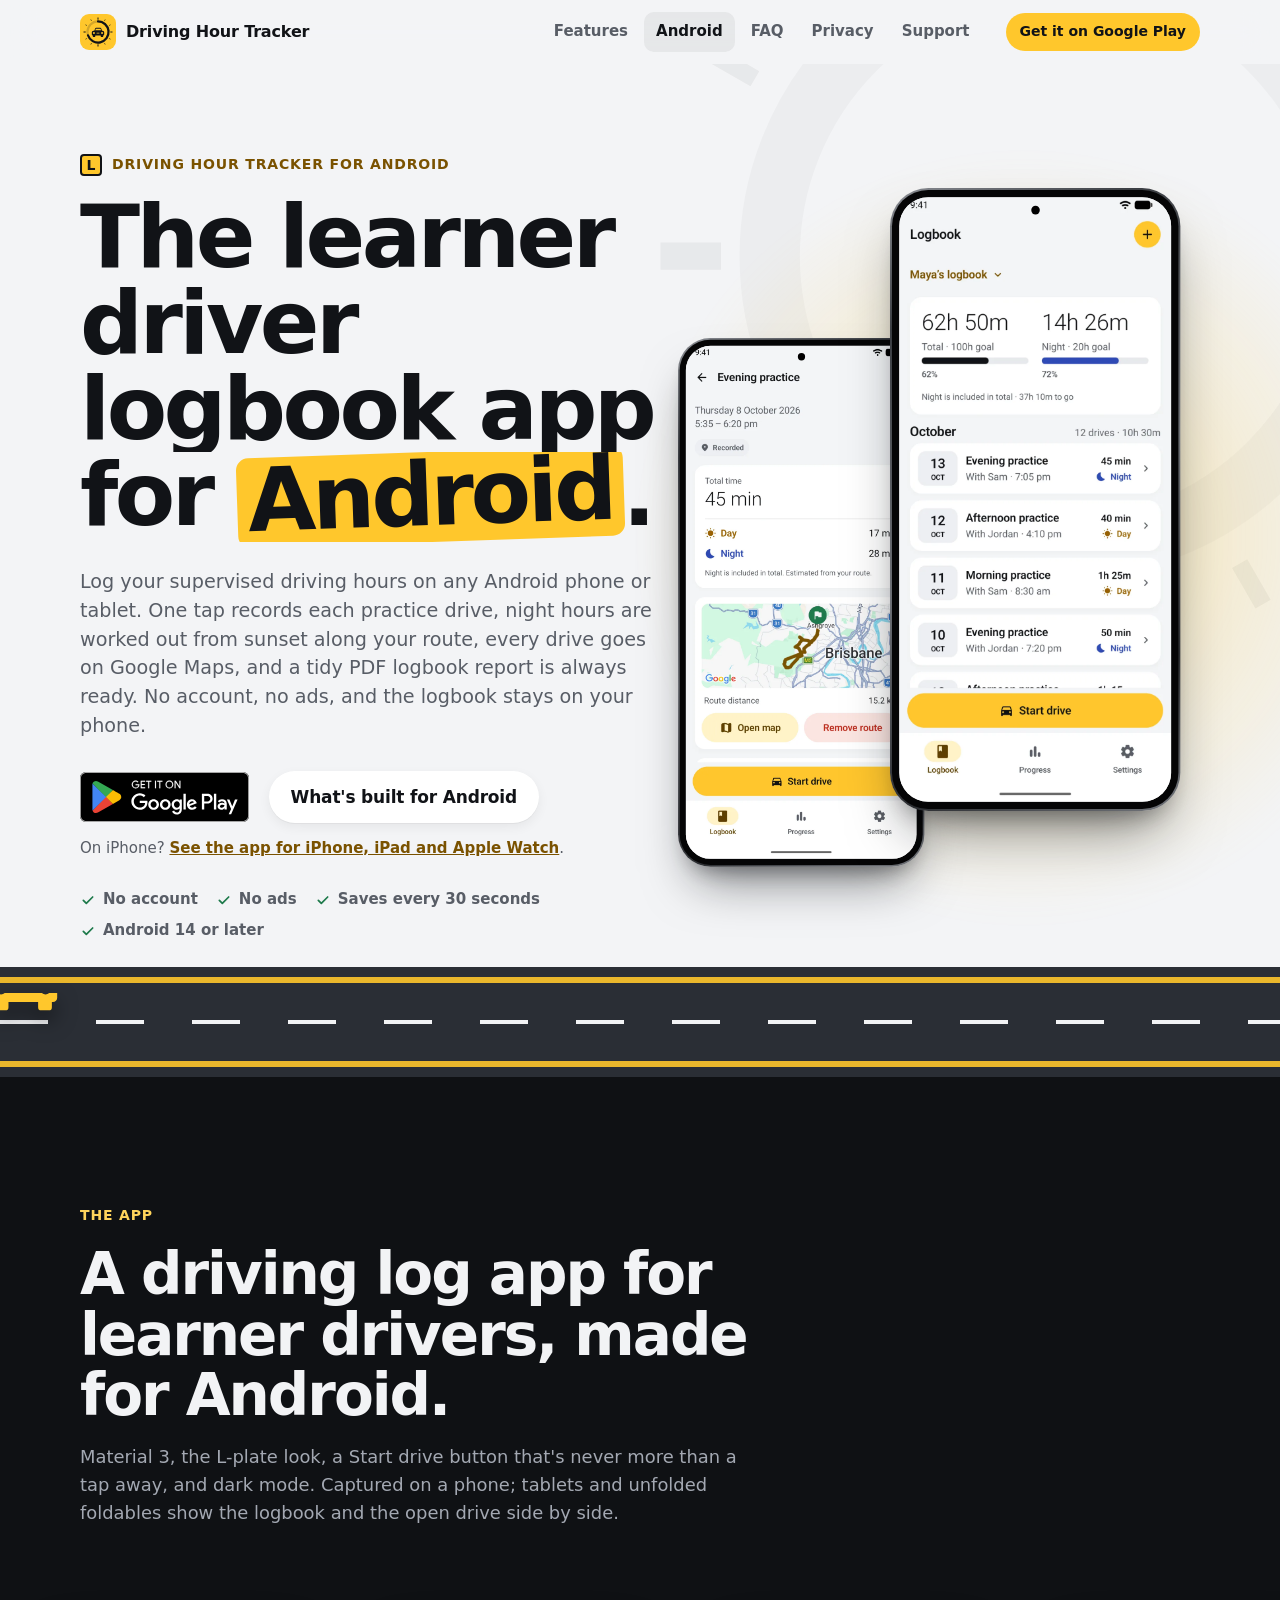
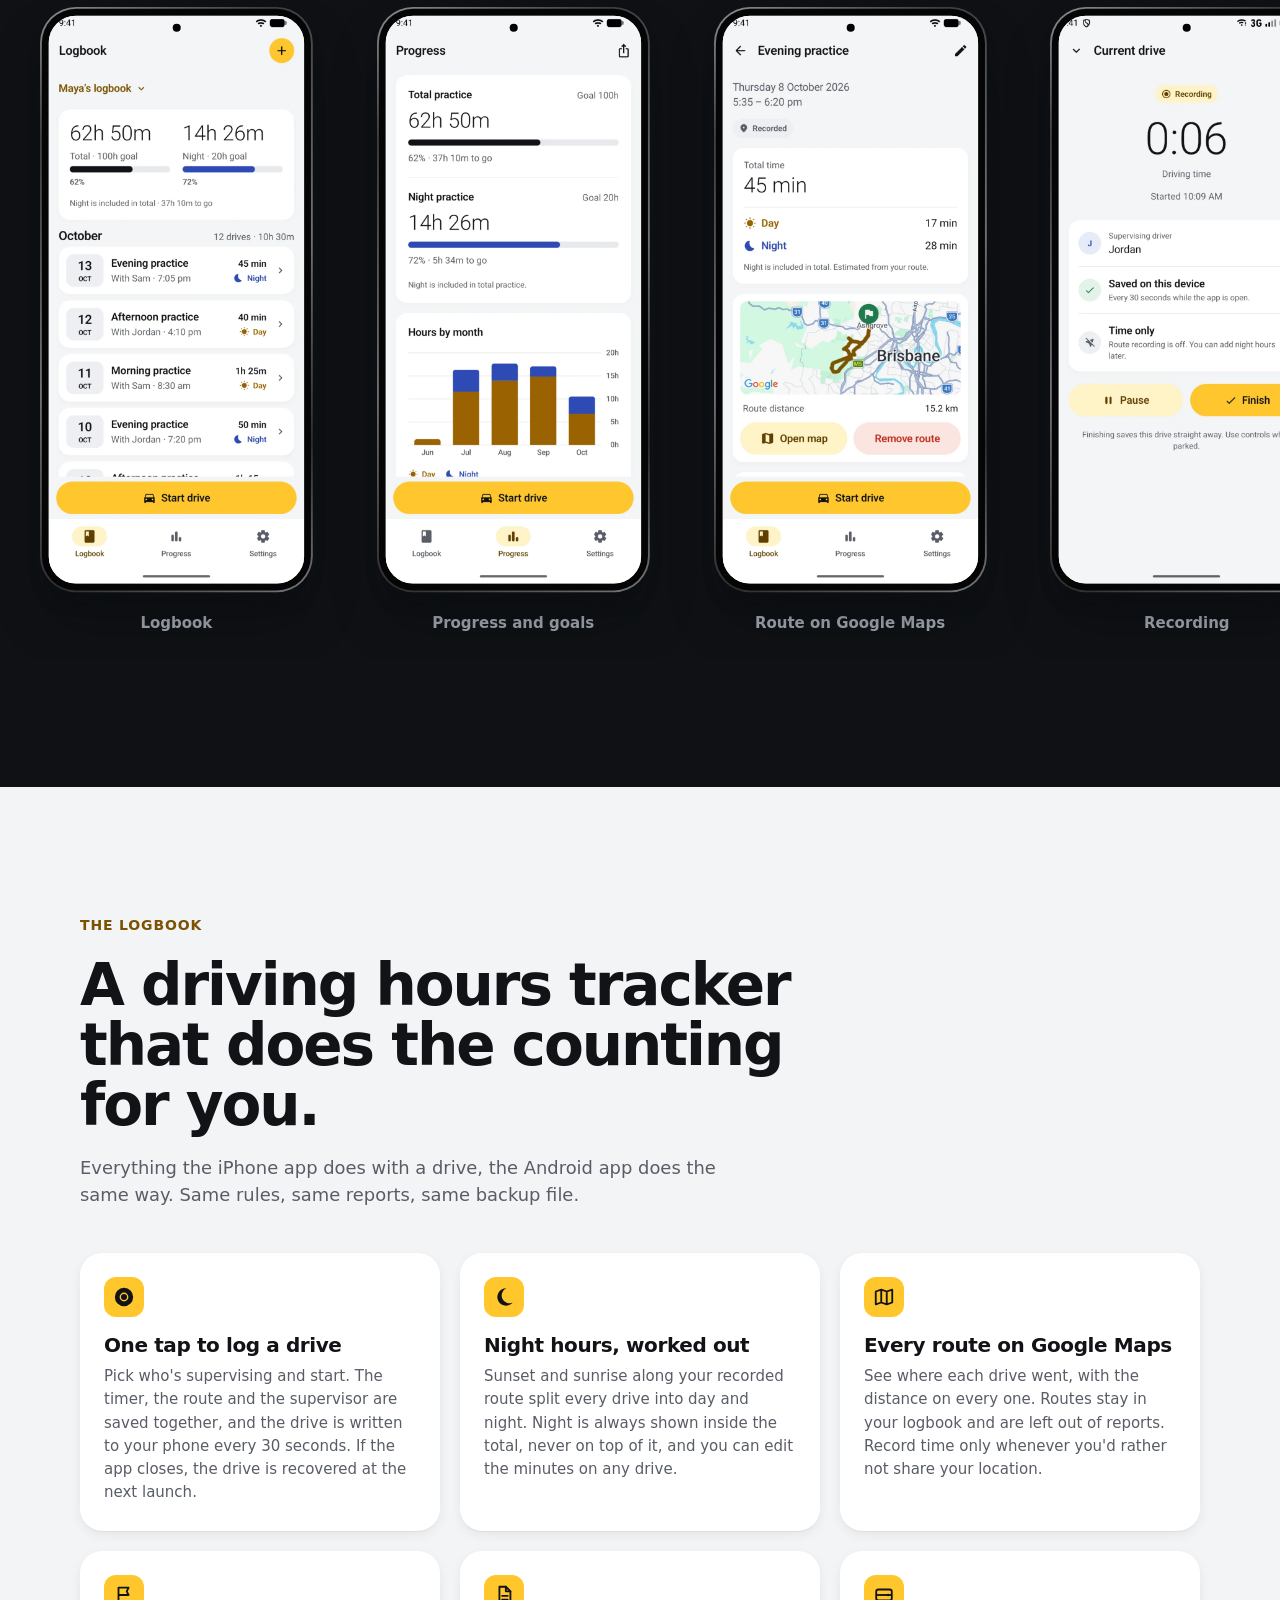
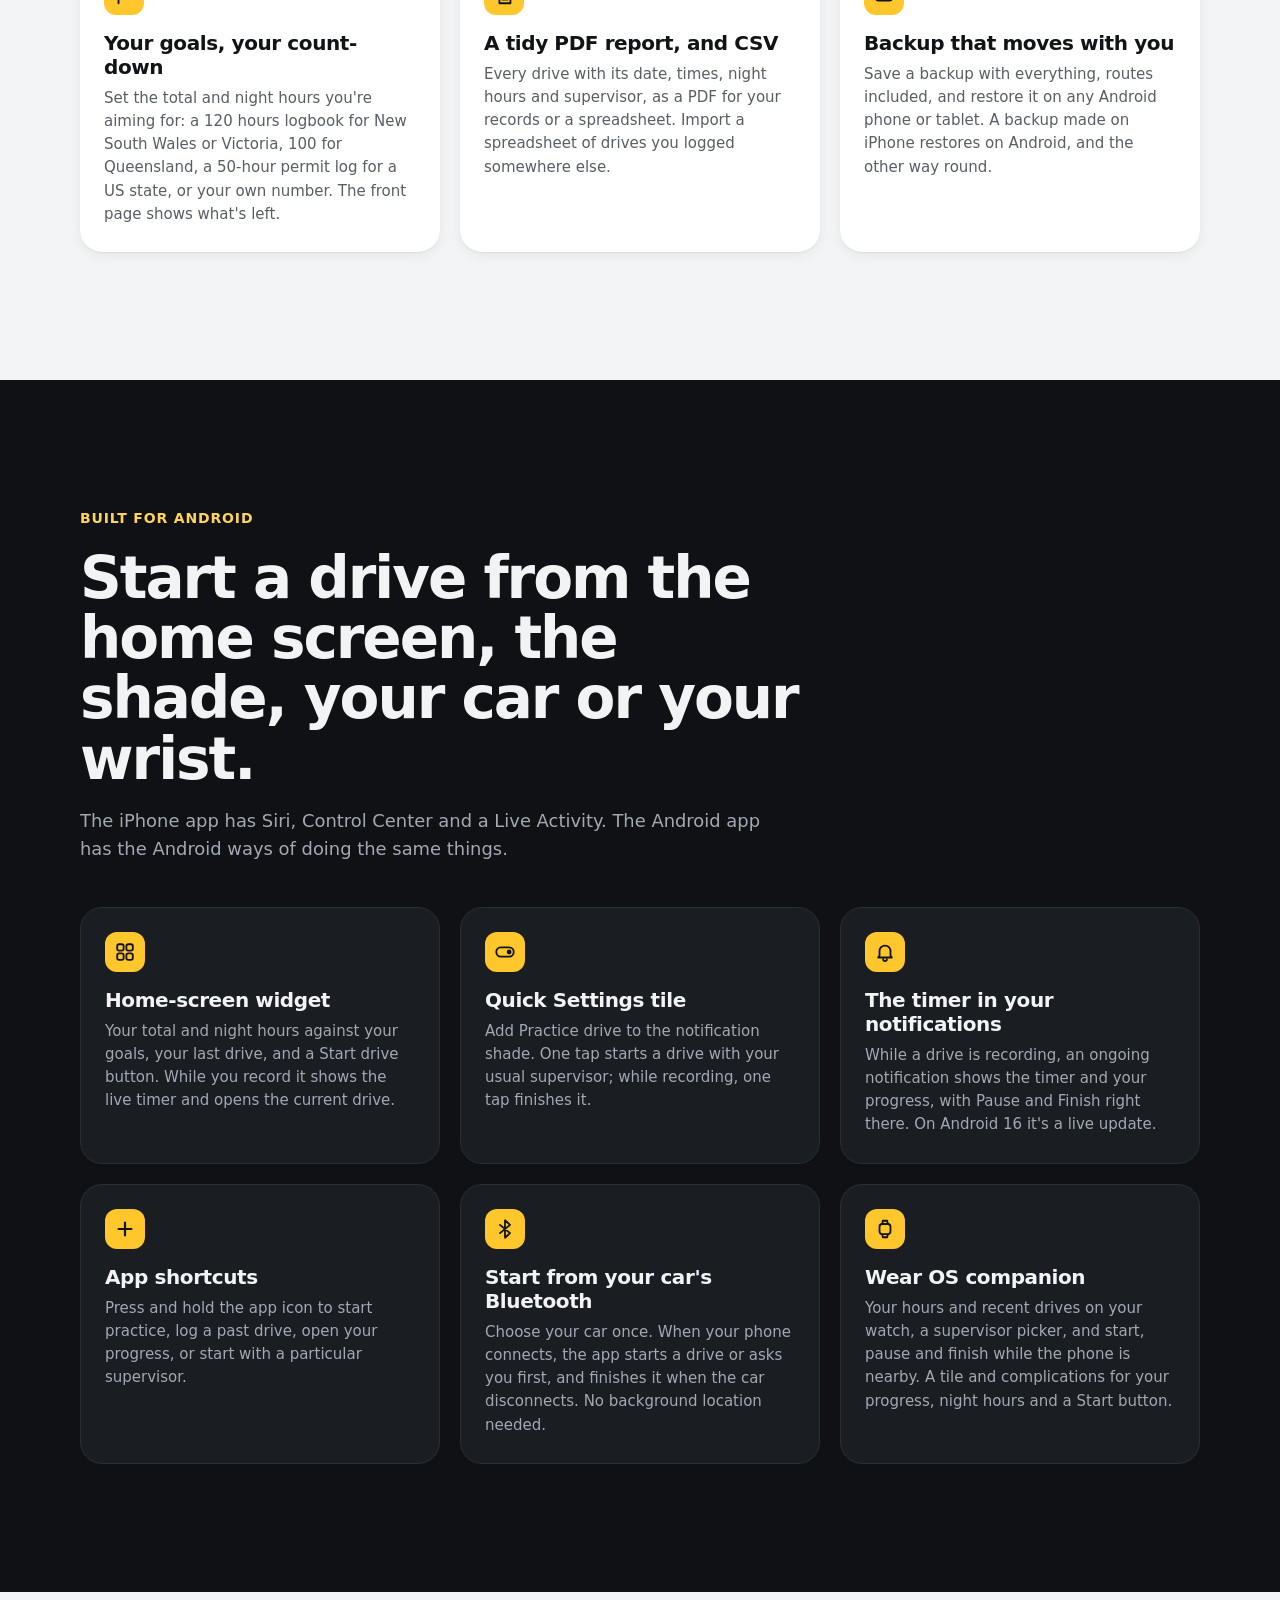
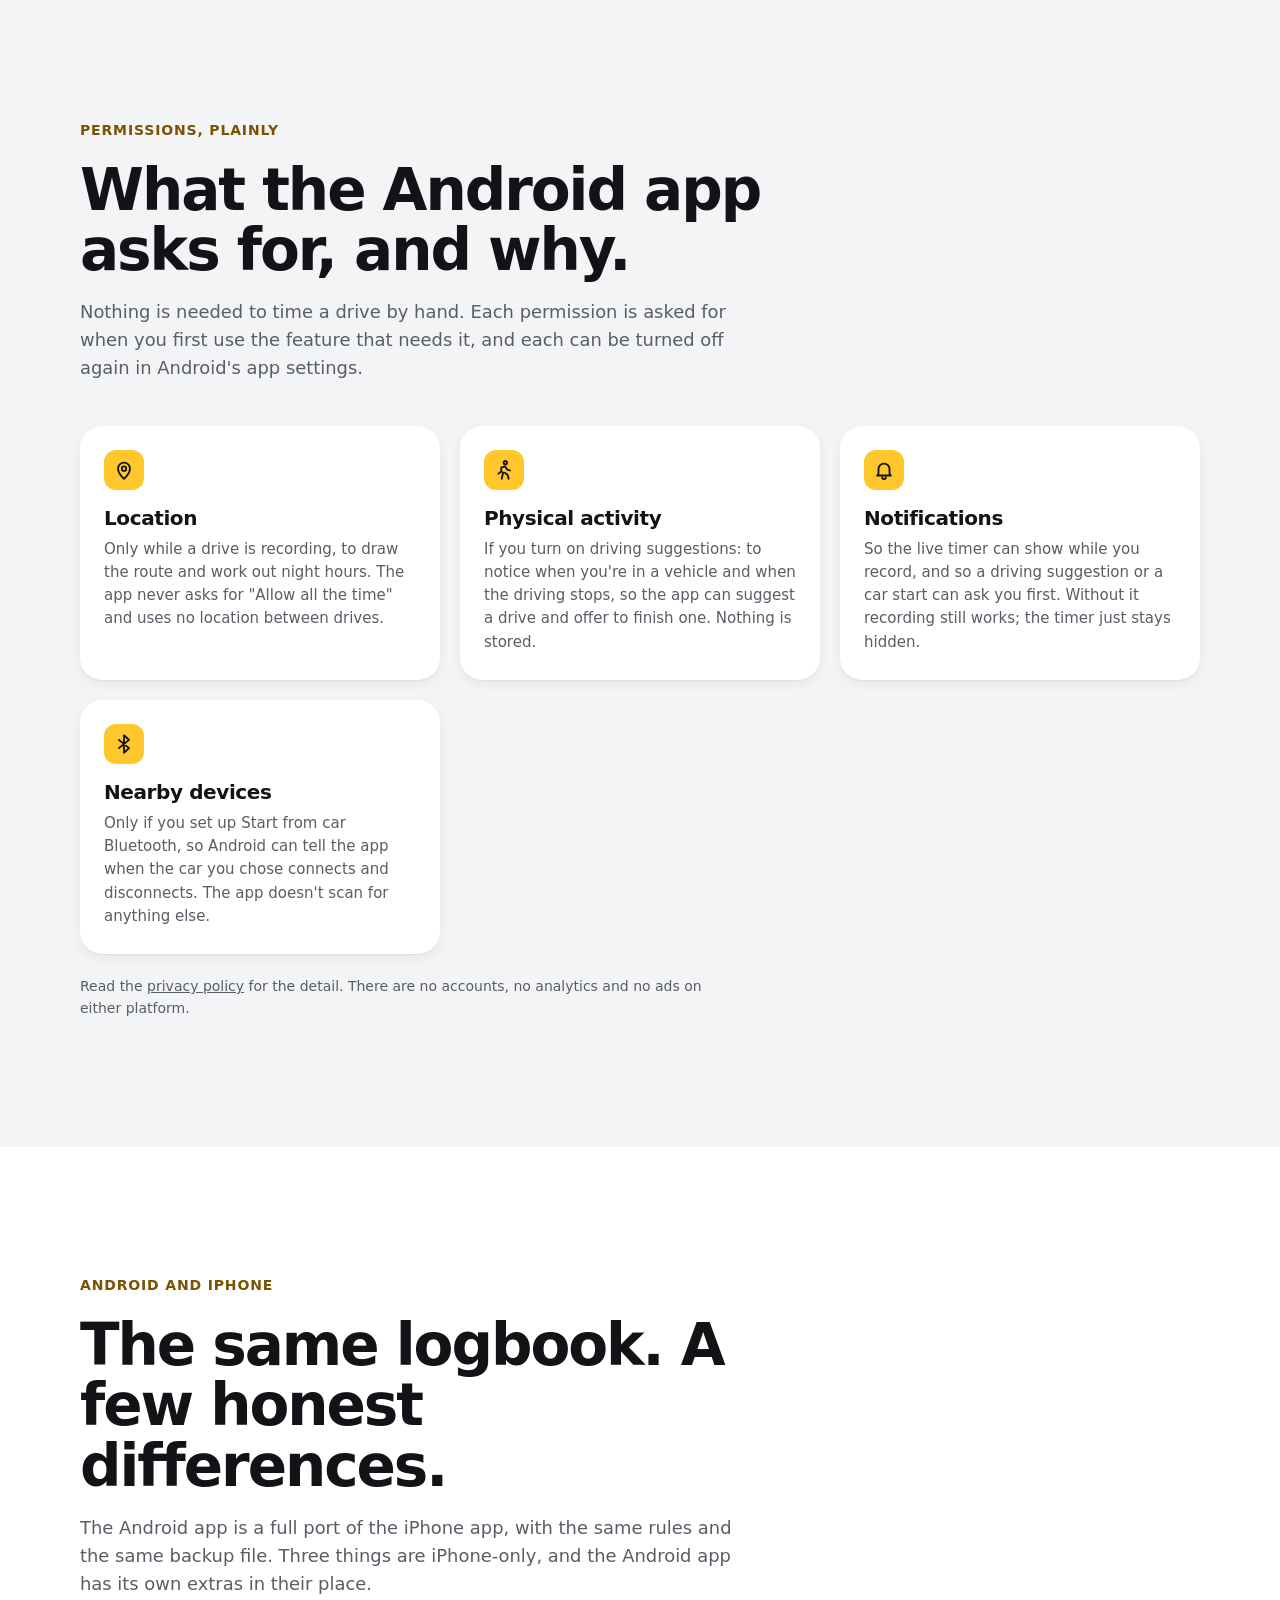
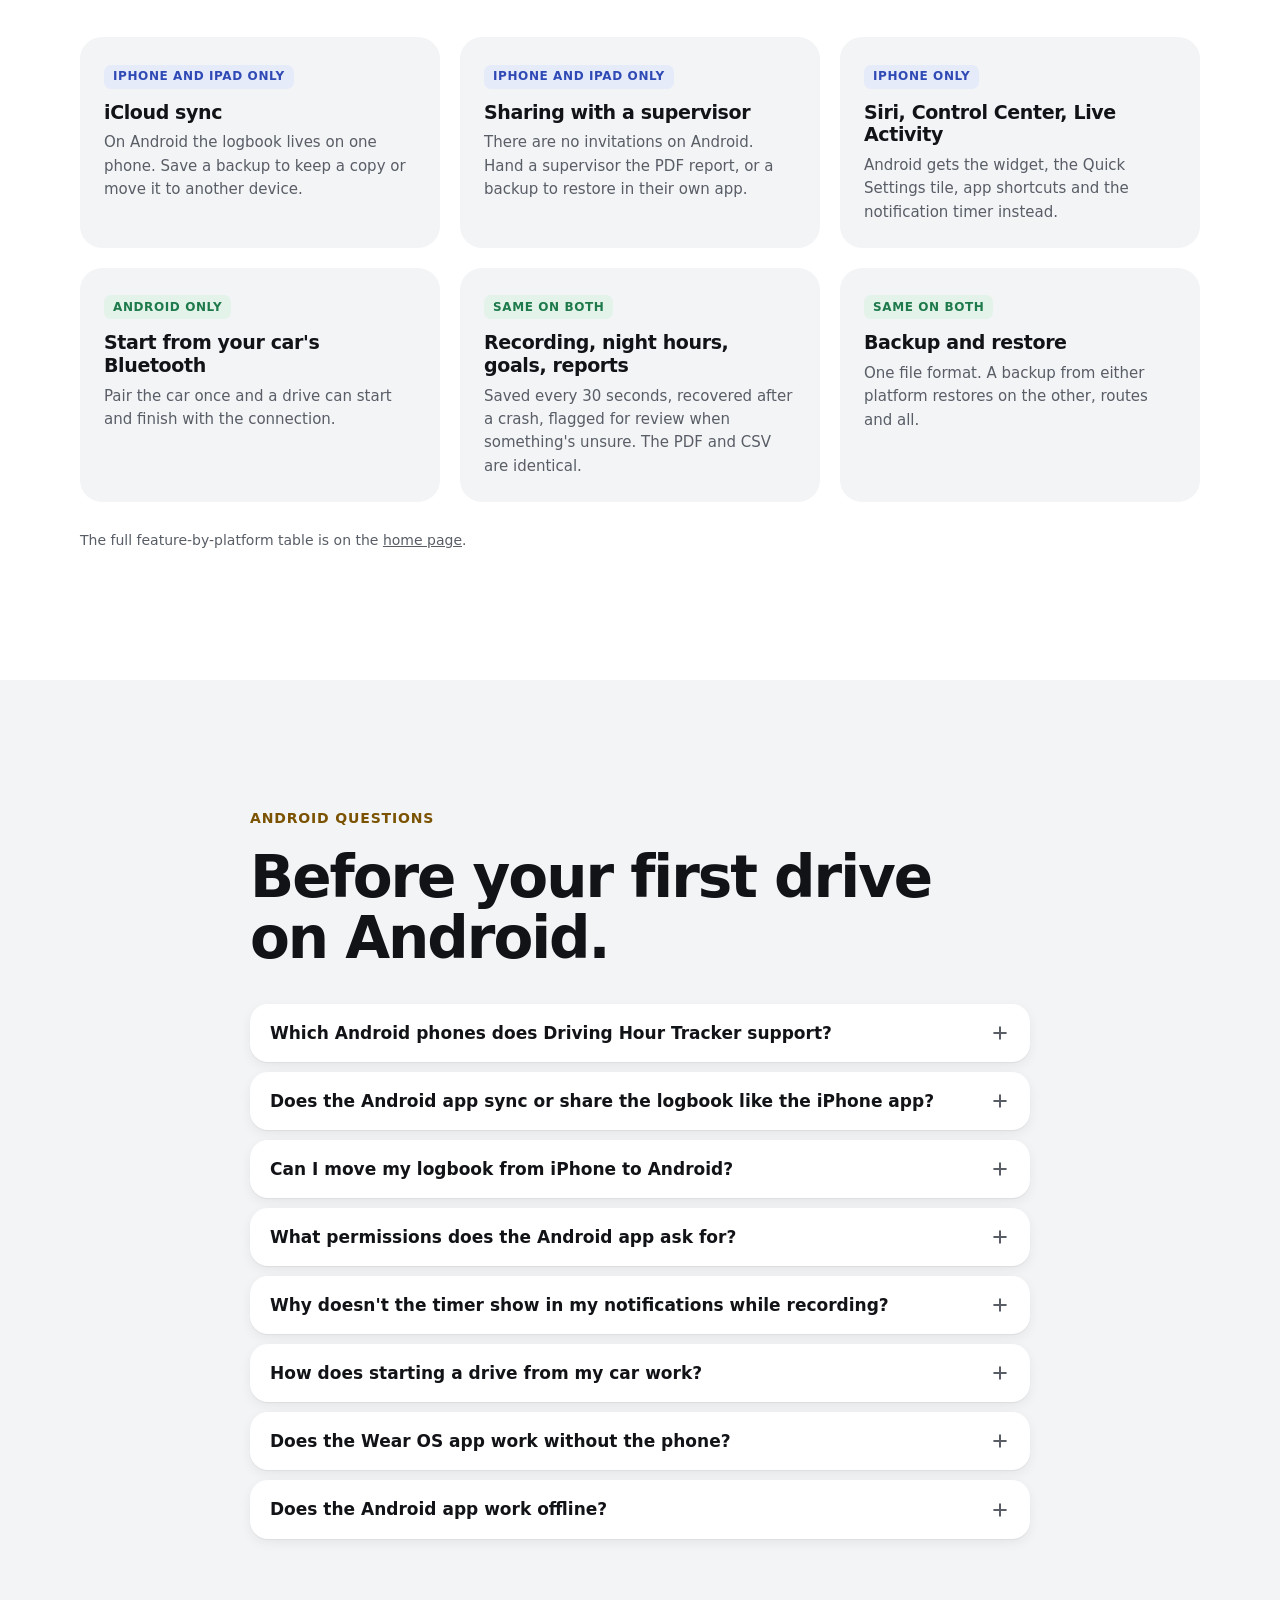
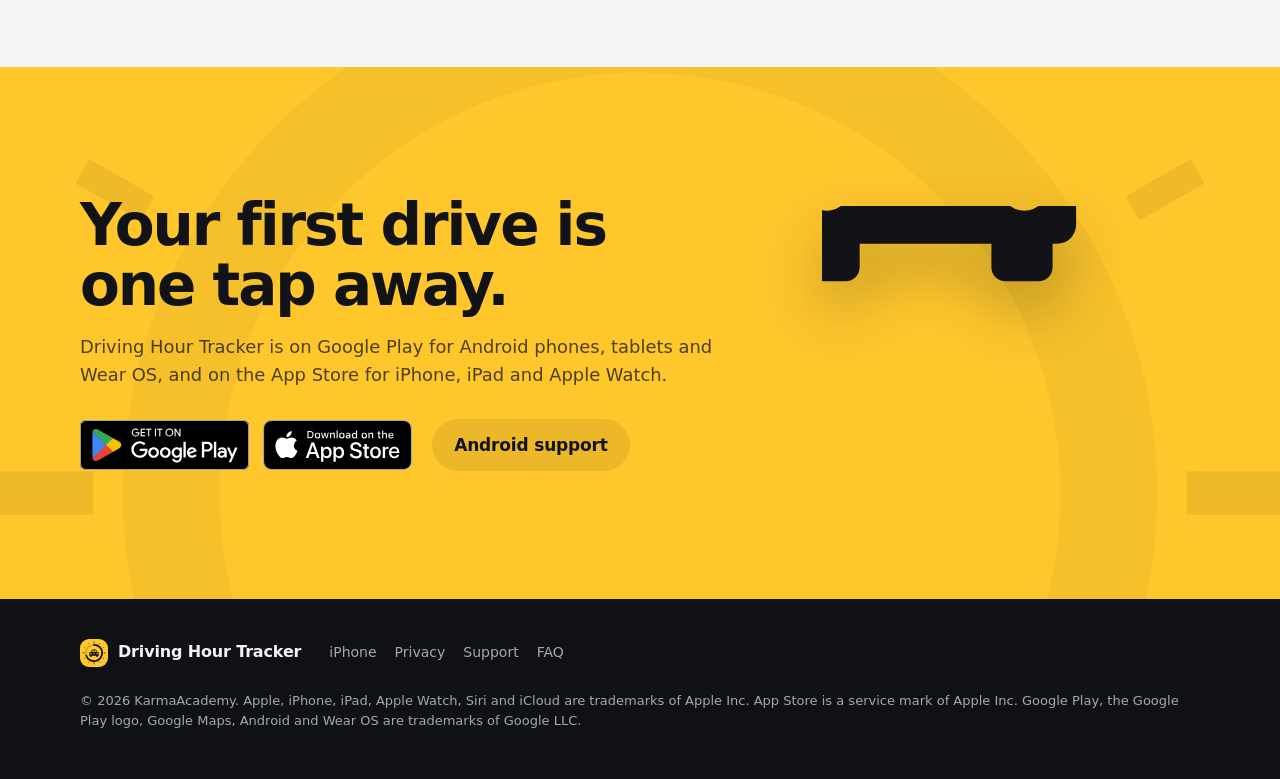
<file: android/index.html>
<!doctype html>
<html lang="en">
<head>
<meta charset="utf-8">
<meta name="viewport" content="width=device-width, initial-scale=1, viewport-fit=cover">
<title>Learner driver logbook app for Android · Driving Hour Tracker</title>
<meta name="description" content="Driving Hour Tracker for Android is a learner driver logbook app: log supervised driving hours with one tap, count night hours from sunset, see every route on Google Maps and export a PDF report. Widget, Quick Settings tile and Wear OS. No account, no ads.">
<link rel="canonical" href="https://drivinghourtracker.karmafy.com.au/android/">
<meta name="theme-color" content="#FFC72C">
<meta name="color-scheme" content="light">
<meta property="og:type" content="website">
<meta property="og:site_name" content="Driving Hour Tracker">
<meta property="og:title" content="Driving Hour Tracker for Android: the learner driver logbook app">
<meta property="og:description" content="Log supervised driving hours with one tap, count night hours from sunset and see every route on Google Maps. For Android phones, tablets and Wear OS. No account, no ads.">
<meta property="og:url" content="https://drivinghourtracker.karmafy.com.au/android/">
<meta property="og:image" content="https://drivinghourtracker.karmafy.com.au/assets/img/og-image.jpg">
<meta property="og:image:width" content="1200">
<meta property="og:image:height" content="628">
<meta property="og:image:alt" content="Track your learner driving hours: three phones showing progress, a drive being recorded and the logbook.">
<meta name="twitter:card" content="summary_large_image">
<meta name="twitter:title" content="Driving Hour Tracker for Android: the learner driver logbook app">
<meta name="twitter:description" content="Log supervised driving hours with one tap, count night hours from sunset and see every route on Google Maps. No account, no ads.">
<meta name="twitter:image" content="https://drivinghourtracker.karmafy.com.au/assets/img/og-image.jpg">
<link rel="icon" href="../assets/icons/favicon-32.png" sizes="32x32" type="image/png">
<link rel="apple-touch-icon" href="../assets/icons/apple-touch-icon.png">
<link rel="preload" as="image" href="../assets/img/android-logbook.webp">
<link rel="stylesheet" href="../assets/css/site.css">
<script type="application/ld+json">
{
  "@context": "https://schema.org",
  "@graph": [
    {
      "@type": "WebPage",
      "@id": "https://drivinghourtracker.karmafy.com.au/android/#page",
      "url": "https://drivinghourtracker.karmafy.com.au/android/",
      "name": "Learner driver logbook app for Android",
      "description": "Driving Hour Tracker for Android logs supervised driving hours with one tap, works out night hours from sunset, maps routes on Google Maps and exports a PDF report. Available on Google Play for Android 14 and later, with a Wear OS companion app.",
      "isPartOf": { "@id": "https://drivinghourtracker.karmafy.com.au/#website" },
      "about": { "@id": "https://drivinghourtracker.karmafy.com.au/#app" },
      "inLanguage": "en"
    },
    {
      "@type": "BreadcrumbList",
      "itemListElement": [
        { "@type": "ListItem", "position": 1, "name": "Driving Hour Tracker", "item": "https://drivinghourtracker.karmafy.com.au/" },
        { "@type": "ListItem", "position": 2, "name": "Android", "item": "https://drivinghourtracker.karmafy.com.au/android/" }
      ]
    },
    {
      "@type": "FAQPage",
      "@id": "https://drivinghourtracker.karmafy.com.au/android/#faq",
      "mainEntity": [
        { "@type": "Question", "name": "Which Android phones does Driving Hour Tracker support?", "acceptedAnswer": { "@type": "Answer", "text": "Any phone or tablet running Android 14 or later. Tablets and unfolded foldables show the logbook and the open drive side by side. A Wear OS watch paired to the phone can run the companion app." } },
        { "@type": "Question", "name": "Does the Android app sync or share the logbook like the iPhone app?", "acceptedAnswer": { "@type": "Answer", "text": "No. On Android the logbook stays on the phone: there is no iCloud sync, no sharing and no invitations. To keep a copy or move it, save a backup file; to show a supervisor your hours, give them the PDF report or a backup to restore in their own app." } },
        { "@type": "Question", "name": "Can I move my logbook from iPhone to Android?", "acceptedAnswer": { "@type": "Answer", "text": "Yes. On the iPhone, open Settings, Export and backup, and save a backup. Open that file with Driving Hour Tracker on the Android phone and choose Restore. Everything comes across, routes included, and a backup made on Android restores on iPhone the same way." } },
        { "@type": "Question", "name": "What permissions does the Android app ask for?", "acceptedAnswer": { "@type": "Answer", "text": "Location, while a drive is recording, for the route and night hours; Physical activity, if you turn on driving suggestions, to notice when you drive and when you stop; Notifications, so the live timer can show while you record; and Nearby devices, only if you set up Start from car Bluetooth. None are needed to time a drive by hand." } },
        { "@type": "Question", "name": "Why doesn't the timer show in my notifications while recording?", "acceptedAnswer": { "@type": "Answer", "text": "The Notifications permission was declined. Recording still works and the drive is still saved every 30 seconds, but Android hides the timer. Allow notifications for Driving Hour Tracker in Android's app settings and it appears on the next drive." } },
        { "@type": "Question", "name": "How does starting a drive from my car work?", "acceptedAnswer": { "@type": "Answer", "text": "In Settings, open Start from car Bluetooth and choose your car once from the list Android shows. From then on, when your phone connects to the car the app either starts a drive with your usual supervisor or shows a notification asking first, whichever you chose, and finishes the drive when the car disconnects. A drive the car starts records time only until you open the app; choose Ask me first to get the route as well." } },
        { "@type": "Question", "name": "Does the Wear OS app work without the phone?", "acceptedAnswer": { "@type": "Answer", "text": "No. The phone does the recording; the watch shows your hours and sends start, pause and finish to it. Keep the phone nearby and connected. If the watch can't reach the phone it says so, and the command isn't queued." } },
        { "@type": "Question", "name": "Does the Android app work offline?", "acceptedAnswer": { "@type": "Answer", "text": "Yes. Recording, the timer, night estimates, the logbook, reports and backups all work offline. Only the Google Maps picture behind a route needs a connection to load; the route itself is saved either way." } }
      ]
    }
  ]
}
</script>
</head>
<body>
<a class="skip" href="#main">Skip to content</a>

<svg width="0" height="0" style="position:absolute" aria-hidden="true" focusable="false">
  <defs>
    <symbol id="i-car" viewBox="12 36 68 54"><path fill="currentColor" fill-rule="evenodd" d="M22 56 H26.65 L32 43 Q33 40 36 40 H58 Q61 40 62 43 L67.35 56 H70 A8 8 0 0 1 78 64 V76 A4 4 0 0 1 74 80 H73 V85 A3 3 0 0 1 70 88 H63 A3 3 0 0 1 60 85 V80 H32 V85 A3 3 0 0 1 29 88 H22 A3 3 0 0 1 19 85 V80 H18 A4 4 0 0 1 14 76 V64 A8 8 0 0 1 22 56 Z M31 54 L36 46 H58 L63 54 Z M20 68 A5 5 0 1 0 30 68 A5 5 0 1 0 20 68 Z M62 68 A5 5 0 1 0 72 68 A5 5 0 1 0 62 68 Z M40 66 H52 A2 2 0 0 1 52 70 H40 A2 2 0 0 1 40 66 Z"/></symbol>
    <symbol id="i-ticks" viewBox="0 0 1024 1024"><g stroke="currentColor" fill="none"><line x1="512" y1="162" x2="512" y2="100" stroke-width="28"/><line x1="694" y1="196.8" x2="718" y2="155.2" stroke-width="18"/><line x1="827.2" y1="330" x2="868.8" y2="306" stroke-width="18"/><line x1="862" y1="512" x2="924" y2="512" stroke-width="28"/><line x1="827.2" y1="694" x2="868.8" y2="718" stroke-width="18"/><line x1="694" y1="827.2" x2="718" y2="868.8" stroke-width="18"/><line x1="512" y1="862" x2="512" y2="924" stroke-width="28"/><line x1="330" y1="827.2" x2="306" y2="868.8" stroke-width="18"/><line x1="196.8" y1="694" x2="155.2" y2="718" stroke-width="18"/><line x1="162" y1="512" x2="100" y2="512" stroke-width="28"/><line x1="196.8" y1="330" x2="155.2" y2="306" stroke-width="18"/><line x1="330" y1="196.8" x2="306" y2="155.2" stroke-width="18"/><circle cx="512" cy="512" r="300" stroke-width="62" opacity=".5"/></g></symbol>
    <symbol id="i-rec" viewBox="0 0 24 24"><path fill="currentColor" fill-rule="evenodd" d="M12 2a10 10 0 1 1 0 20a10 10 0 1 1 0-20Zm0 5.2a4.8 4.8 0 1 0 0 9.6a4.8 4.8 0 1 0 0-9.6Z"/><circle cx="12" cy="12" r="3.3" fill="currentColor"/></symbol>
    <symbol id="i-check" viewBox="0 0 24 24"><path d="m5 12.5 4.5 4.5L19 7.5" fill="none" stroke="currentColor" stroke-width="2.6" stroke-linecap="round" stroke-linejoin="round"/></symbol>
    <symbol id="i-moon" viewBox="0 0 24 24"><path fill="currentColor" d="M14.5 2.5a9.5 9.5 0 1 0 7 15.6 8.3 8.3 0 0 1-7-15.6Z"/></symbol>
    <symbol id="i-doc" viewBox="0 0 24 24"><g fill="none" stroke="currentColor" stroke-width="2" stroke-linecap="round" stroke-linejoin="round"><path d="M7 3h7l5 5v13H7z"/><path d="M14 3v5h5M10 13h6M10 17h6"/></g></symbol>
    <symbol id="i-drive" viewBox="0 0 24 24"><g fill="none" stroke="currentColor" stroke-width="2" stroke-linejoin="round"><rect x="3.5" y="6" width="17" height="12" rx="2.5"/><circle cx="16.5" cy="12" r="1.3" fill="currentColor" stroke="none"/><path d="M3.5 12h17"/></g></symbol>
    <symbol id="i-flag" viewBox="0 0 24 24"><path fill="none" stroke="currentColor" stroke-width="2" stroke-linecap="round" stroke-linejoin="round" d="M6 21V4h11l-2 4 2 4H6"/></symbol>
    <symbol id="i-watch" viewBox="0 0 24 24"><g fill="none" stroke="currentColor" stroke-width="2" stroke-linejoin="round"><rect x="6" y="6.5" width="12" height="11" rx="3"/><path d="M9 6.5 9.6 3h4.8L15 6.5M9 17.5l.6 3.5h4.8l.6-3.5"/></g></symbol>
    <symbol id="i-map" viewBox="0 0 24 24"><path fill="none" stroke="currentColor" stroke-width="2" stroke-linejoin="round" d="m3 6 6-2 6 2 6-2v14l-6 2-6-2-6 2zM9 4v14M15 6v14"/></symbol>
    <symbol id="i-bell" viewBox="0 0 24 24"><path fill="none" stroke="currentColor" stroke-width="2" stroke-linecap="round" stroke-linejoin="round" d="M6 16V11a6 6 0 0 1 12 0v5l1.5 2h-15zM10 20a2 2 0 0 0 4 0"/></symbol>
    <symbol id="i-plus" viewBox="0 0 24 24"><path d="M12 5v14M5 12h14" fill="none" stroke="currentColor" stroke-width="2.4" stroke-linecap="round"/></symbol>
    <symbol id="i-person" viewBox="0 0 24 24"><g fill="none" stroke="currentColor" stroke-width="2" stroke-linecap="round" stroke-linejoin="round"><circle cx="12" cy="12" r="9.2"/><circle cx="12" cy="10" r="3"/><path d="M6.3 18.6c1.3-2.2 3.3-3.4 5.7-3.4s4.4 1.2 5.7 3.4"/></g></symbol>
    <symbol id="i-bluetooth" viewBox="0 0 24 24"><path fill="none" stroke="currentColor" stroke-width="2" stroke-linecap="round" stroke-linejoin="round" d="M6.5 7.5 17.5 16.5 12 21.5V2.5l5.5 5-11 9"/></symbol>
    <symbol id="i-grid" viewBox="0 0 24 24"><g fill="none" stroke="currentColor" stroke-width="2" stroke-linejoin="round"><rect x="3.5" y="3.5" width="7" height="7" rx="2"/><rect x="13.5" y="3.5" width="7" height="7" rx="2"/><rect x="3.5" y="13.5" width="7" height="7" rx="2"/><rect x="13.5" y="13.5" width="7" height="7" rx="2"/></g></symbol>
    <symbol id="i-toggle" viewBox="0 0 24 24"><g fill="none" stroke="currentColor" stroke-width="2"><rect x="2.5" y="7" width="19" height="10" rx="5"/><circle cx="16.5" cy="12" r="2.6" fill="currentColor" stroke="none"/></g></symbol>
    <symbol id="i-pin" viewBox="0 0 24 24"><g fill="none" stroke="currentColor" stroke-width="2" stroke-linejoin="round"><path d="M12 21.5s-6.5-6.1-6.5-11a6.5 6.5 0 0 1 13 0c0 4.9-6.5 11-6.5 11Z"/><circle cx="12" cy="10.5" r="2.4"/></g></symbol>
    <symbol id="i-walk" viewBox="0 0 24 24"><g fill="none" stroke="currentColor" stroke-width="2" stroke-linecap="round" stroke-linejoin="round"><circle cx="13.5" cy="4" r="1.8"/><path d="M9.5 21.5 11 15l-2-1.5V9.5l4-1.5 2.5 3.5 3 1M9 13.5l-3 2.5M13 15l3 2.5 1 4"/></g></symbol>
  </defs>
</svg>

<header class="nav" id="nav">
  <div class="wrap nav-row">
    <a class="brand" href="../" aria-label="Driving Hour Tracker, home">
      <img src="../assets/icons/app-icon.svg" width="36" height="36" alt="">
      <span>Driving Hour Tracker</span>
    </a>
    <nav class="nav-links" aria-label="Sections">
      <a href="../#features">Features</a>
      <a href="./" aria-current="page">Android</a>
      <a href="#faq">FAQ</a>
      <a href="../privacy/">Privacy</a>
      <a href="../support/">Support</a>
    </nav>
    <a class="nav-cta" href="https://play.google.com/store/apps/details?id=com.karmaacademy.drivinghourstracker_driverly"><span class="long">Get it on Google Play</span><span class="short" aria-hidden="true">Google Play</span></a>
  </div>
</header>

<main id="main">

<!-- ============================== HERO ============================== -->
<section class="hero" id="top" aria-labelledby="hero-title">
  <div class="hero-bg" aria-hidden="true">
    <div class="motif"><svg viewBox="0 0 1024 1024"><use href="#i-ticks"/></svg></div>
    <div class="glow"></div>
  </div>

  <div class="wrap hero-grid">
    <div class="hero-copy">
      <p class="eyebrow"><span class="lplate" aria-hidden="true">L</span>Driving Hour Tracker for Android</p>
      <h1 id="hero-title" class="display">
        <span class="line"><span>The learner driver</span></span>
        <span class="line"><span>logbook app</span></span>
        <span class="line"><span>for <em class="mark">Android</em>.</span></span>
      </h1>
      <p class="lede">Log your supervised driving hours on any Android phone or tablet. One tap records each practice drive, night hours are worked out from sunset along your route, every drive goes on Google Maps, and a tidy PDF logbook report is always ready. No account, no ads, and the logbook stays on your phone.</p>
      <div class="stores">
        <a class="store" href="https://play.google.com/store/apps/details?id=com.karmaacademy.drivinghourstracker_driverly"><img src="../assets/badges/google-play.svg" width="169" height="50" alt="Get it on Google Play"></a>
        <a class="btn btn-ghost" href="#android-features">What's built for Android</a>
      </div>
      <p class="hero-note">On iPhone? <a href="../">See the app for iPhone, iPad and Apple Watch</a>.</p>
      <ul class="proof" aria-label="Highlights">
        <li><svg class="i" width="16" height="16"><use href="#i-check"/></svg>No account</li>
        <li><svg class="i" width="16" height="16"><use href="#i-check"/></svg>No ads</li>
        <li><svg class="i" width="16" height="16"><use href="#i-check"/></svg>Saves every 30 seconds</li>
        <li><svg class="i" width="16" height="16"><use href="#i-check"/></svg>Android 14 or later</li>
      </ul>
    </div>

    <div class="hero-stage" id="heroStage" aria-hidden="true">
      <div class="aphone hero-droid-b" data-depth="14">
        <div class="body"><div class="edge"></div><div class="bezel"></div>
          <div class="screen"><img src="../assets/img/android-drive-map.webp" width="412" height="916" alt=""><div class="hole"></div></div>
        </div>
      </div>
      <div class="aphone hero-droid-a" data-depth="8">
        <div class="body"><div class="edge"></div><div class="bezel"></div>
          <div class="screen"><img src="../assets/img/android-logbook.webp" width="412" height="916" alt="" fetchpriority="high"><div class="hole"></div></div>
        </div>
      </div>
    </div>
  </div>

  <div class="road" aria-hidden="true">
    <div class="lane"></div>
    <div class="road-car"><svg viewBox="12 36 68 54"><use href="#i-car"/></svg></div>
  </div>
</section>

<!-- ============================== SCREENS ============================== -->
<section class="screens" id="screens" aria-labelledby="screens-title">
  <div class="wrap">
    <p class="eyebrow light" data-reveal>The app</p>
    <h2 id="screens-title" class="display-2" data-reveal>A driving log app for learner drivers, made for Android.</h2>
    <p class="section-lede" data-reveal>Material 3, the L-plate look, a Start drive button that's never more than a tap away, and dark mode. Captured on a phone; tablets and unfolded foldables show the logbook and the open drive side by side.</p>
  </div>
  <div class="rail" tabindex="0" aria-label="Screens of the Android app, scroll sideways">
    <figure class="dev dev-android">
      <div class="aphone"><div class="body"><div class="edge"></div><div class="bezel"></div><div class="screen"><img src="../assets/img/android-logbook.webp" width="412" height="916" alt="The logbook on Android: September's drives, 20 drives and 17h 5m, each marked day or night, with a Start drive button" loading="lazy"><div class="hole"></div></div></div></div>
      <figcaption>Logbook</figcaption>
    </figure>
    <figure class="dev dev-android">
      <div class="aphone"><div class="body"><div class="edge"></div><div class="bezel"></div><div class="screen"><img src="../assets/img/android-progress.webp" width="412" height="916" alt="Progress on Android: 62h 50m of a 100h goal, 14h 26m of 20 night hours, and a chart of hours by month" loading="lazy"><div class="hole"></div></div></div></div>
      <figcaption>Progress and goals</figcaption>
    </figure>
    <figure class="dev dev-android">
      <div class="aphone"><div class="body"><div class="edge"></div><div class="bezel"></div><div class="screen"><img src="../assets/img/android-drive-map.webp" width="412" height="916" alt="A drive on Android: 45 minutes at night, estimated from the route, which is drawn on Google Maps" loading="lazy"><div class="hole"></div></div></div></div>
      <figcaption>Route on Google Maps</figcaption>
    </figure>
    <figure class="dev dev-android">
      <div class="aphone"><div class="body"><div class="edge"></div><div class="bezel"></div><div class="screen"><img src="../assets/img/android-recording.webp" width="412" height="916" alt="Recording a drive on Android: the timer, the supervising driver, and Saved on this device every 30 seconds" loading="lazy"><div class="hole"></div></div></div></div>
      <figcaption>Recording</figcaption>
    </figure>
    <figure class="dev dev-android">
      <div class="aphone"><div class="body"><div class="edge"></div><div class="bezel"></div><div class="screen"><img src="../assets/img/android-start-sheet.webp" width="412" height="916" alt="Start a drive on Android: pick who's supervising, choose whether to record your route, and start" loading="lazy"><div class="hole"></div></div></div></div>
      <figcaption>Start a drive</figcaption>
    </figure>
    <figure class="dev dev-android">
      <div class="aphone"><div class="body"><div class="edge"></div><div class="bezel"></div><div class="screen dark"><img src="../assets/img/android-drive-map-dark.webp" width="412" height="916" alt="The same drive in dark mode, with the route on Google Maps" loading="lazy"><div class="hole"></div></div></div></div>
      <figcaption>Dark mode</figcaption>
    </figure>
  </div>
</section>

<!-- ============================== LOGBOOK FEATURES ============================== -->
<section class="goals" id="logbook" aria-labelledby="logbook-title">
  <div class="wrap">
    <p class="eyebrow" data-reveal>The logbook</p>
    <h2 id="logbook-title" class="display-2" data-reveal>A driving hours tracker that does the counting for you.</h2>
    <p class="section-lede" data-reveal>Everything the iPhone app does with a drive, the Android app does the same way. Same rules, same reports, same backup file.</p>
    <div class="fcards light" data-reveal data-stagger>
      <article class="fcard">
        <span class="ico"><svg class="i" width="22" height="22"><use href="#i-rec"/></svg></span>
        <h3>One tap to log a drive</h3>
        <p>Pick who's supervising and start. The timer, the route and the supervisor are saved together, and the drive is written to your phone every 30 seconds. If the app closes, the drive is recovered at the next launch.</p>
      </article>
      <article class="fcard">
        <span class="ico"><svg class="i" width="22" height="22"><use href="#i-moon"/></svg></span>
        <h3>Night hours, worked out</h3>
        <p>Sunset and sunrise along your recorded route split every drive into day and night. Night is always shown inside the total, never on top of it, and you can edit the minutes on any drive.</p>
      </article>
      <article class="fcard">
        <span class="ico"><svg class="i" width="22" height="22"><use href="#i-map"/></svg></span>
        <h3>Every route on Google Maps</h3>
        <p>See where each drive went, with the distance on every one. Routes stay in your logbook and are left out of reports. Record time only whenever you'd rather not share your location.</p>
      </article>
      <article class="fcard">
        <span class="ico"><svg class="i" width="22" height="22"><use href="#i-flag"/></svg></span>
        <h3>Your goals, your count-down</h3>
        <p>Set the total and night hours you're aiming for: a 120 hours logbook for New South Wales or Victoria, 100 for Queensland, a 50-hour permit log for a US state, or your own number. The front page shows what's left.</p>
      </article>
      <article class="fcard">
        <span class="ico"><svg class="i" width="22" height="22"><use href="#i-doc"/></svg></span>
        <h3>A tidy PDF report, and CSV</h3>
        <p>Every drive with its date, times, night hours and supervisor, as a PDF for your records or a spreadsheet. Import a spreadsheet of drives you logged somewhere else.</p>
      </article>
      <article class="fcard">
        <span class="ico"><svg class="i" width="22" height="22"><use href="#i-drive"/></svg></span>
        <h3>Backup that moves with you</h3>
        <p>Save a backup with everything, routes included, and restore it on any Android phone or tablet. A backup made on iPhone restores on Android, and the other way round.</p>
      </article>
    </div>
  </div>
</section>

<!-- ============================== BUILT FOR ANDROID ============================== -->
<section class="why" id="android-features" aria-labelledby="android-title">
  <div class="wrap">
    <p class="eyebrow light" data-reveal>Built for Android</p>
    <h2 id="android-title" class="display-2" data-reveal>Start a drive from the home screen, the shade, your car or your wrist.</h2>
    <p class="section-lede" data-reveal>The iPhone app has Siri, Control Center and a Live Activity. The Android app has the Android ways of doing the same things.</p>
    <div class="fcards" data-reveal data-stagger>
      <article class="fcard">
        <span class="ico"><svg class="i" width="22" height="22"><use href="#i-grid"/></svg></span>
        <h3>Home-screen widget</h3>
        <p>Your total and night hours against your goals, your last drive, and a Start drive button. While you record it shows the live timer and opens the current drive.</p>
      </article>
      <article class="fcard">
        <span class="ico"><svg class="i" width="22" height="22"><use href="#i-toggle"/></svg></span>
        <h3>Quick Settings tile</h3>
        <p>Add Practice drive to the notification shade. One tap starts a drive with your usual supervisor; while recording, one tap finishes it.</p>
      </article>
      <article class="fcard">
        <span class="ico"><svg class="i" width="22" height="22"><use href="#i-bell"/></svg></span>
        <h3>The timer in your notifications</h3>
        <p>While a drive is recording, an ongoing notification shows the timer and your progress, with Pause and Finish right there. On Android 16 it's a live update.</p>
      </article>
      <article class="fcard">
        <span class="ico"><svg class="i" width="22" height="22"><use href="#i-plus"/></svg></span>
        <h3>App shortcuts</h3>
        <p>Press and hold the app icon to start practice, log a past drive, open your progress, or start with a particular supervisor.</p>
      </article>
      <article class="fcard">
        <span class="ico"><svg class="i" width="22" height="22"><use href="#i-bluetooth"/></svg></span>
        <h3>Start from your car's Bluetooth</h3>
        <p>Choose your car once. When your phone connects, the app starts a drive or asks you first, and finishes it when the car disconnects. No background location needed.</p>
      </article>
      <article class="fcard">
        <span class="ico"><svg class="i" width="22" height="22"><use href="#i-watch"/></svg></span>
        <h3>Wear OS companion</h3>
        <p>Your hours and recent drives on your watch, a supervisor picker, and start, pause and finish while the phone is nearby. A tile and complications for your progress, night hours and a Start button.</p>
      </article>
    </div>
  </div>
</section>

<!-- ============================== PERMISSIONS ============================== -->
<section class="platforms" id="permissions" aria-labelledby="permissions-title">
  <div class="wrap">
    <p class="eyebrow" data-reveal>Permissions, plainly</p>
    <h2 id="permissions-title" class="display-2" data-reveal>What the Android app asks for, and why.</h2>
    <p class="section-lede" data-reveal>Nothing is needed to time a drive by hand. Each permission is asked for when you first use the feature that needs it, and each can be turned off again in Android's app settings.</p>
    <div class="fcards light" data-reveal data-stagger>
      <article class="fcard">
        <span class="ico"><svg class="i" width="22" height="22"><use href="#i-pin"/></svg></span>
        <h3>Location</h3>
        <p>Only while a drive is recording, to draw the route and work out night hours. The app never asks for "Allow all the time" and uses no location between drives.</p>
      </article>
      <article class="fcard">
        <span class="ico"><svg class="i" width="22" height="22"><use href="#i-walk"/></svg></span>
        <h3>Physical activity</h3>
        <p>If you turn on driving suggestions: to notice when you're in a vehicle and when the driving stops, so the app can suggest a drive and offer to finish one. Nothing is stored.</p>
      </article>
      <article class="fcard">
        <span class="ico"><svg class="i" width="22" height="22"><use href="#i-bell"/></svg></span>
        <h3>Notifications</h3>
        <p>So the live timer can show while you record, and so a driving suggestion or a car start can ask you first. Without it recording still works; the timer just stays hidden.</p>
      </article>
      <article class="fcard">
        <span class="ico"><svg class="i" width="22" height="22"><use href="#i-bluetooth"/></svg></span>
        <h3>Nearby devices</h3>
        <p>Only if you set up Start from car Bluetooth, so Android can tell the app when the car you chose connects and disconnects. The app doesn't scan for anything else.</p>
      </article>
    </div>
    <p class="fine" data-reveal>Read the <a href="../privacy/">privacy policy</a> for the detail. There are no accounts, no analytics and no ads on either platform.</p>
  </div>
</section>

<!-- ============================== DIFFERENCES ============================== -->
<section class="differs" id="differs" aria-labelledby="differs-title">
  <div class="wrap">
    <p class="eyebrow" data-reveal>Android and iPhone</p>
    <h2 id="differs-title" class="display-2" data-reveal>The same logbook. A few honest differences.</h2>
    <p class="section-lede" data-reveal>The Android app is a full port of the iPhone app, with the same rules and the same backup file. Three things are iPhone-only, and the Android app has its own extras in their place.</p>
    <div class="differs-grid" data-reveal data-stagger>
      <article>
        <span class="tag ios">iPhone and iPad only</span>
        <h3>iCloud sync</h3>
        <p>On Android the logbook lives on one phone. Save a backup to keep a copy or move it to another device.</p>
      </article>
      <article>
        <span class="tag ios">iPhone and iPad only</span>
        <h3>Sharing with a supervisor</h3>
        <p>There are no invitations on Android. Hand a supervisor the PDF report, or a backup to restore in their own app.</p>
      </article>
      <article>
        <span class="tag ios">iPhone only</span>
        <h3>Siri, Control Center, Live Activity</h3>
        <p>Android gets the widget, the Quick Settings tile, app shortcuts and the notification timer instead.</p>
      </article>
      <article>
        <span class="tag ok">Android only</span>
        <h3>Start from your car's Bluetooth</h3>
        <p>Pair the car once and a drive can start and finish with the connection.</p>
      </article>
      <article>
        <span class="tag ok">Same on both</span>
        <h3>Recording, night hours, goals, reports</h3>
        <p>Saved every 30 seconds, recovered after a crash, flagged for review when something's unsure. The PDF and CSV are identical.</p>
      </article>
      <article>
        <span class="tag ok">Same on both</span>
        <h3>Backup and restore</h3>
        <p>One file format. A backup from either platform restores on the other, routes and all.</p>
      </article>
    </div>
    <p class="fine" data-reveal>The full feature-by-platform table is on the <a href="../#platforms">home page</a>.</p>
  </div>
</section>

<!-- ============================== FAQ ============================== -->
<section class="faq on-ground" id="faq" aria-labelledby="faq-title">
  <div class="wrap narrow">
    <p class="eyebrow" data-reveal>Android questions</p>
    <h2 id="faq-title" class="display-2" data-reveal>Before your first drive on Android.</h2>
    <div class="faq-list" data-reveal data-stagger>
      <details class="faq-item"><summary>Which Android phones does Driving Hour Tracker support?<svg class="i" width="20" height="20"><use href="#i-plus"/></svg></summary><div class="answer"><p>Any phone or tablet running Android 14 or later. Tablets and unfolded foldables show the logbook and the open drive side by side. A Wear OS watch paired to the phone can run the companion app.</p></div></details>
      <details class="faq-item"><summary>Does the Android app sync or share the logbook like the iPhone app?<svg class="i" width="20" height="20"><use href="#i-plus"/></svg></summary><div class="answer"><p>No. On Android the logbook stays on the phone: there is no iCloud sync, no sharing and no invitations. To keep a copy or move it, save a backup file; to show a supervisor your hours, give them the PDF report or a backup to restore in their own app.</p></div></details>
      <details class="faq-item"><summary>Can I move my logbook from iPhone to Android?<svg class="i" width="20" height="20"><use href="#i-plus"/></svg></summary><div class="answer"><p>Yes. On the iPhone, open Settings, Export and backup, and save a backup. Open that file with Driving Hour Tracker on the Android phone and choose Restore. Everything comes across, routes included, and a backup made on Android restores on iPhone the same way. <a href="../support/#android-move">Step by step on the support page</a>.</p></div></details>
      <details class="faq-item"><summary>What permissions does the Android app ask for?<svg class="i" width="20" height="20"><use href="#i-plus"/></svg></summary><div class="answer"><p>Location, while a drive is recording, for the route and night hours; Physical activity, if you turn on driving suggestions, to notice when you drive and when you stop; Notifications, so the live timer can show while you record; and Nearby devices, only if you set up Start from car Bluetooth. None are needed to time a drive by hand. <a href="#permissions">What each one is for</a>.</p></div></details>
      <details class="faq-item"><summary>Why doesn't the timer show in my notifications while recording?<svg class="i" width="20" height="20"><use href="#i-plus"/></svg></summary><div class="answer"><p>The Notifications permission was declined. Recording still works and the drive is still saved every 30 seconds, but Android hides the timer. Allow notifications for Driving Hour Tracker in Android's app settings and it appears on the next drive.</p></div></details>
      <details class="faq-item"><summary>How does starting a drive from my car work?<svg class="i" width="20" height="20"><use href="#i-plus"/></svg></summary><div class="answer"><p>In Settings, open Start from car Bluetooth and choose your car once from the list Android shows. From then on, when your phone connects to the car the app either starts a drive with your usual supervisor or shows a notification asking first, whichever you chose, and finishes the drive when the car disconnects. A drive the car starts records time only until you open the app; choose Ask me first to get the route as well.</p></div></details>
      <details class="faq-item"><summary>Does the Wear OS app work without the phone?<svg class="i" width="20" height="20"><use href="#i-plus"/></svg></summary><div class="answer"><p>No. The phone does the recording; the watch shows your hours and sends start, pause and finish to it. Keep the phone nearby and connected. If the watch can't reach the phone it says so, and the command isn't queued.</p></div></details>
      <details class="faq-item"><summary>Does the Android app work offline?<svg class="i" width="20" height="20"><use href="#i-plus"/></svg></summary><div class="answer"><p>Yes. Recording, the timer, night estimates, the logbook, reports and backups all work offline. Only the Google Maps picture behind a route needs a connection to load; the route itself is saved either way.</p></div></details>
    </div>
  </div>
</section>

<!-- ============================== CTA ============================== -->
<section class="cta" id="download" aria-labelledby="cta-title">
  <div class="cta-motif" aria-hidden="true"><svg viewBox="0 0 1024 1024"><use href="#i-ticks"/></svg></div>
  <div class="wrap cta-row">
    <div>
      <h2 id="cta-title" class="display-2" data-reveal>Your first drive is one tap away.</h2>
      <p class="section-lede" data-reveal>Driving Hour Tracker is on Google Play for Android phones, tablets and Wear OS, and on the App Store for iPhone, iPad and Apple Watch.</p>
      <div class="stores" data-reveal>
        <a class="store" href="https://play.google.com/store/apps/details?id=com.karmaacademy.drivinghourstracker_driverly"><img src="../assets/badges/google-play.svg" width="169" height="50" alt="Get it on Google Play"></a>
        <a class="store" href="https://apps.apple.com/app/id6819568713"><img src="../assets/badges/app-store.svg" width="150" height="50" alt="Download on the App Store"></a>
        <a class="btn btn-ghost-ink" href="../support/#android">Android support</a>
      </div>
    </div>
    <div class="cta-car" aria-hidden="true" data-reveal><svg viewBox="12 36 68 54"><use href="#i-car"/></svg></div>
  </div>
</section>

</main>

<footer class="footer">
  <div class="wrap foot-row">
    <a class="brand" href="../"><img src="../assets/icons/app-icon.svg" width="28" height="28" alt="">Driving Hour Tracker</a>
    <nav class="foot-links" aria-label="Footer">
      <a href="../">iPhone</a>
      <a href="../privacy/">Privacy</a>
      <a href="../support/">Support</a>
      <a href="#faq">FAQ</a>
    </nav>
    <p class="foot-note">© 2026 KarmaAcademy. Apple, iPhone, iPad, Apple Watch, Siri and iCloud are trademarks of Apple Inc. App Store is a service mark of Apple Inc. Google Play, the Google Play logo, Google Maps, Android and Wear OS are trademarks of Google LLC.</p>
  </div>
</footer>

<script src="../assets/js/site.js" defer></script>
</body>
</html>
</file>
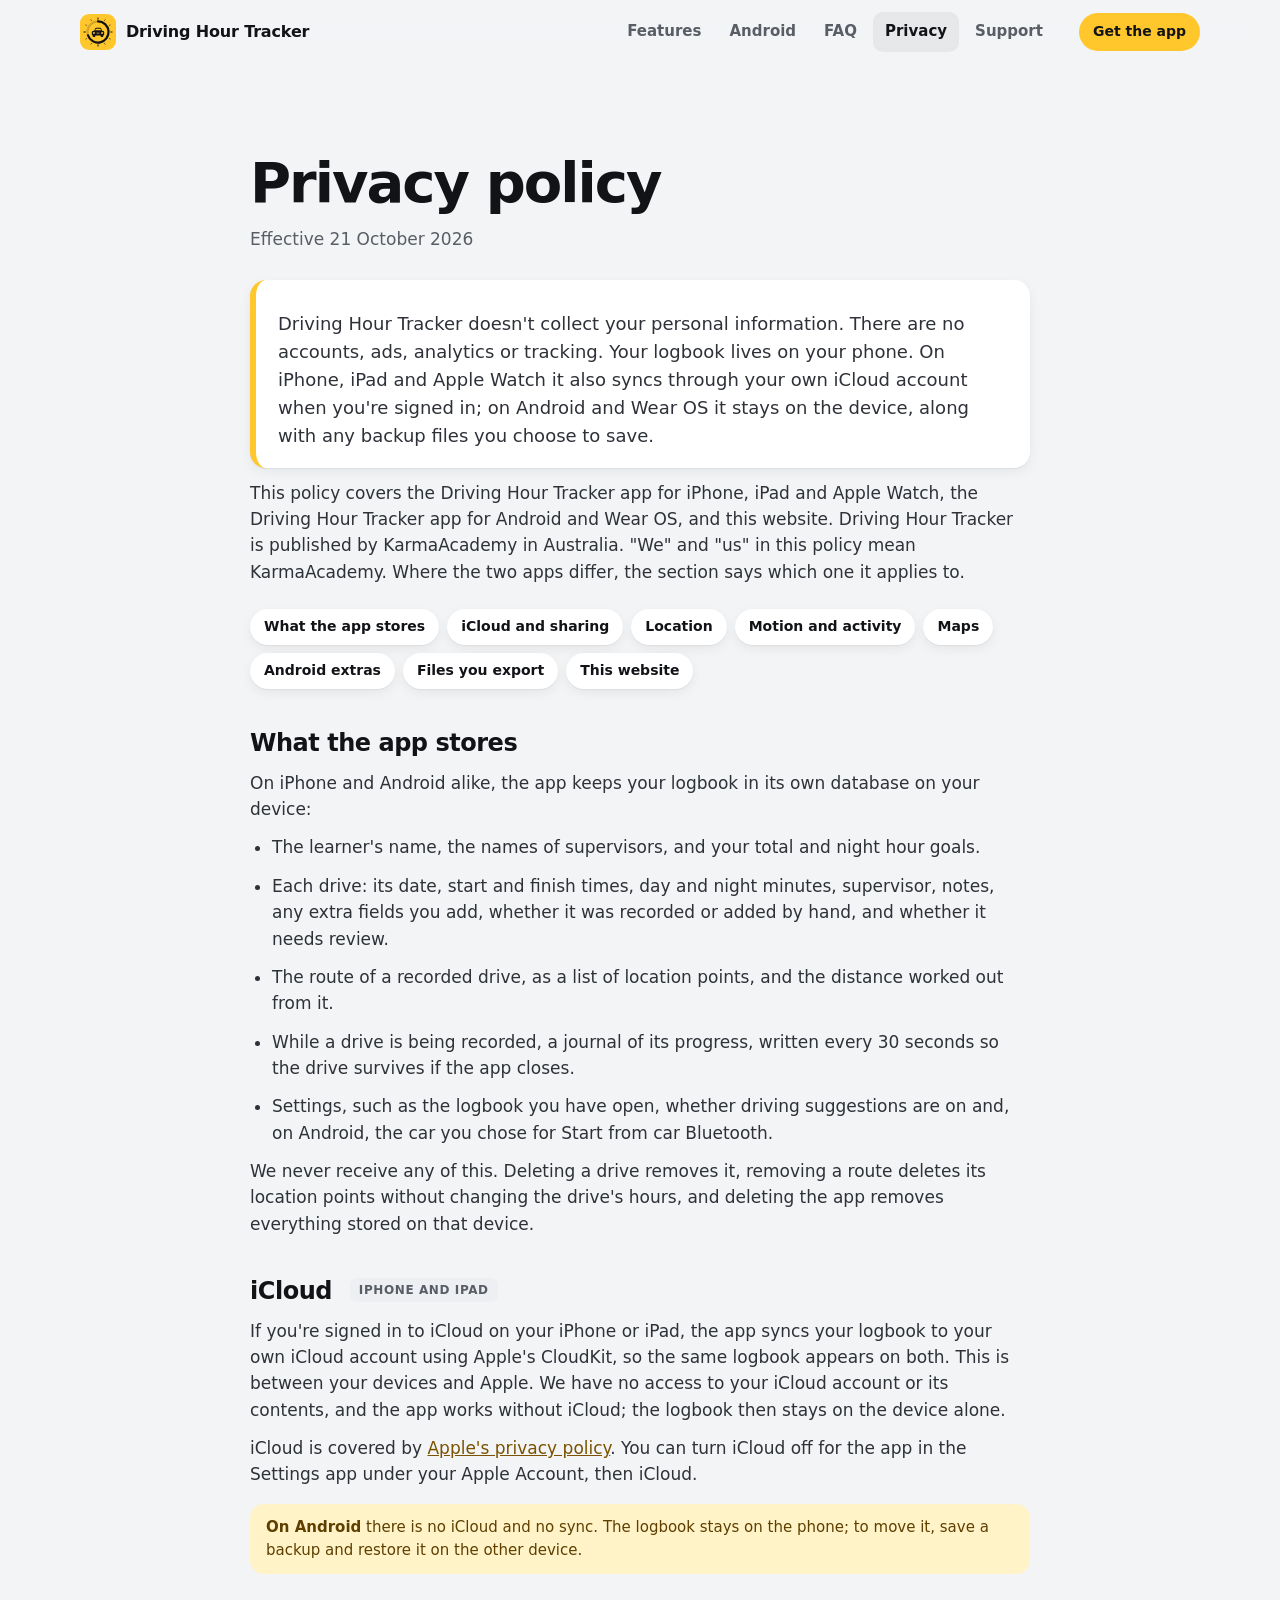
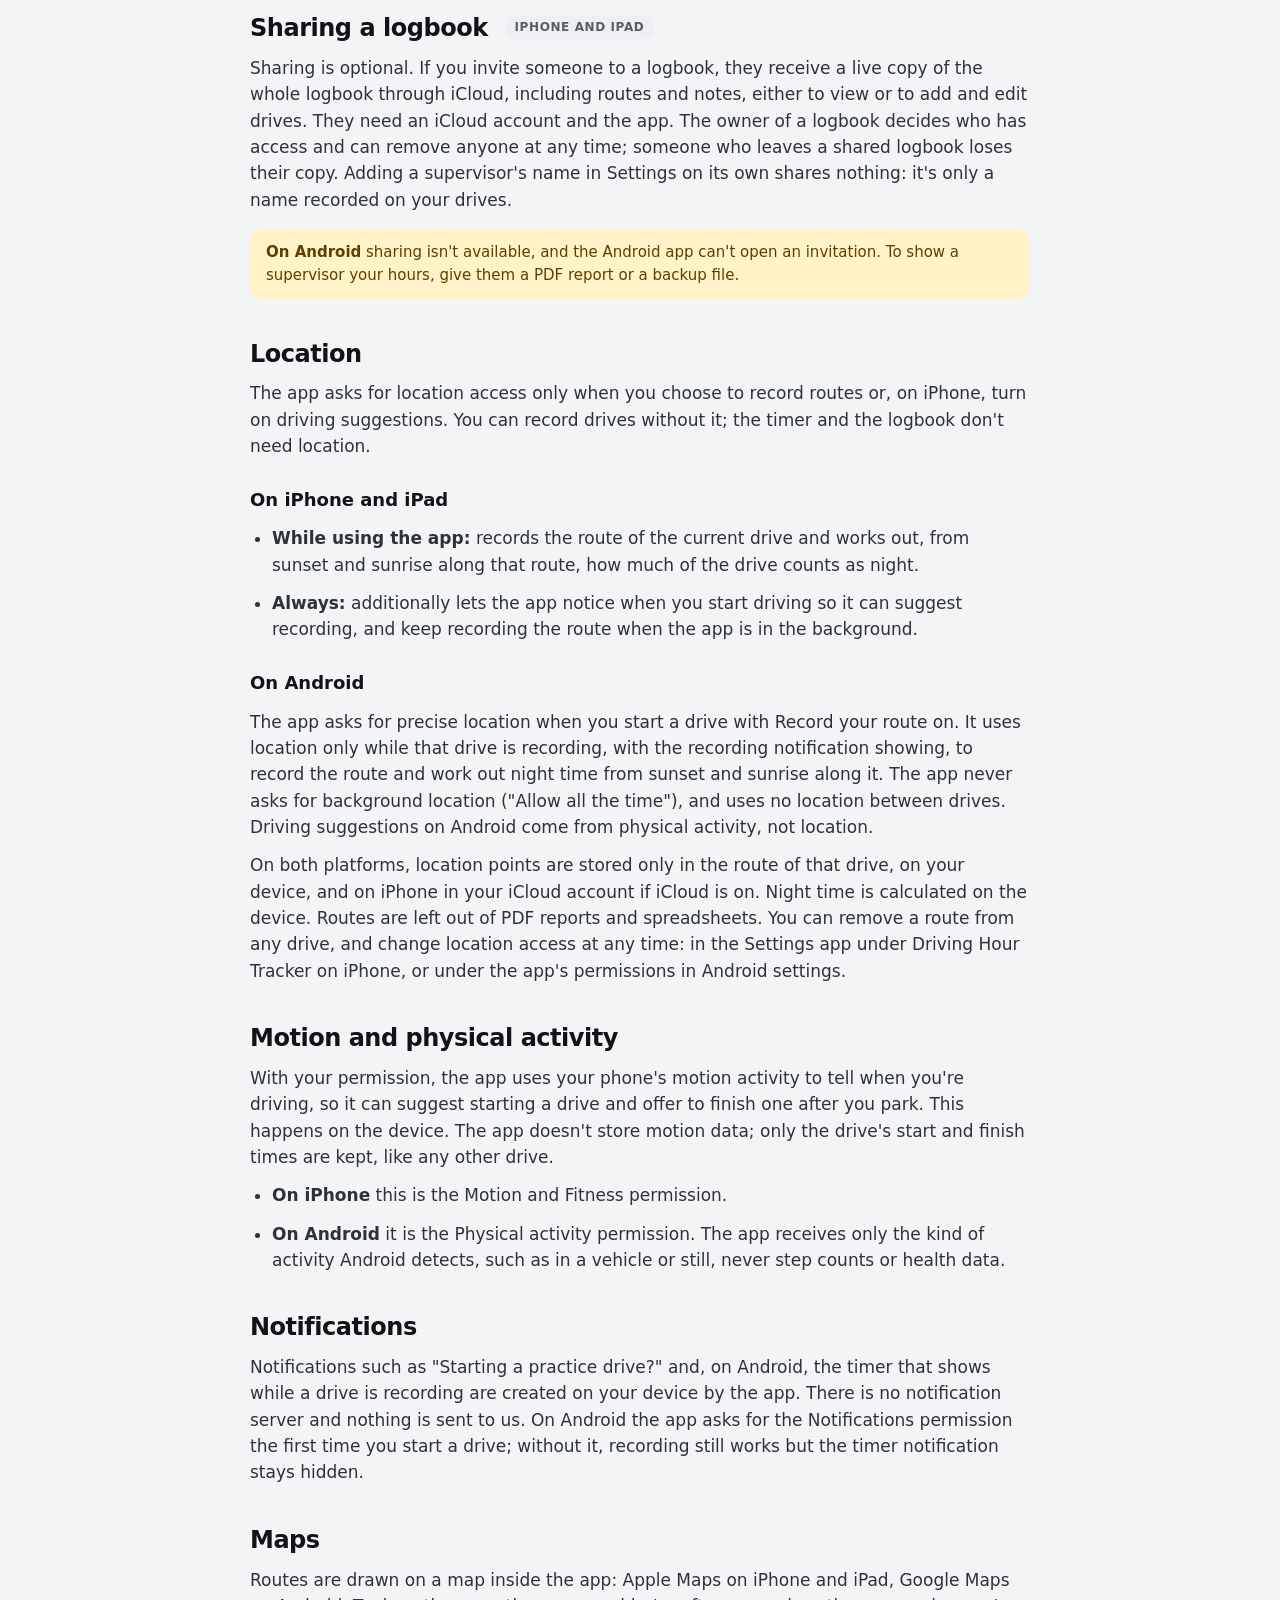
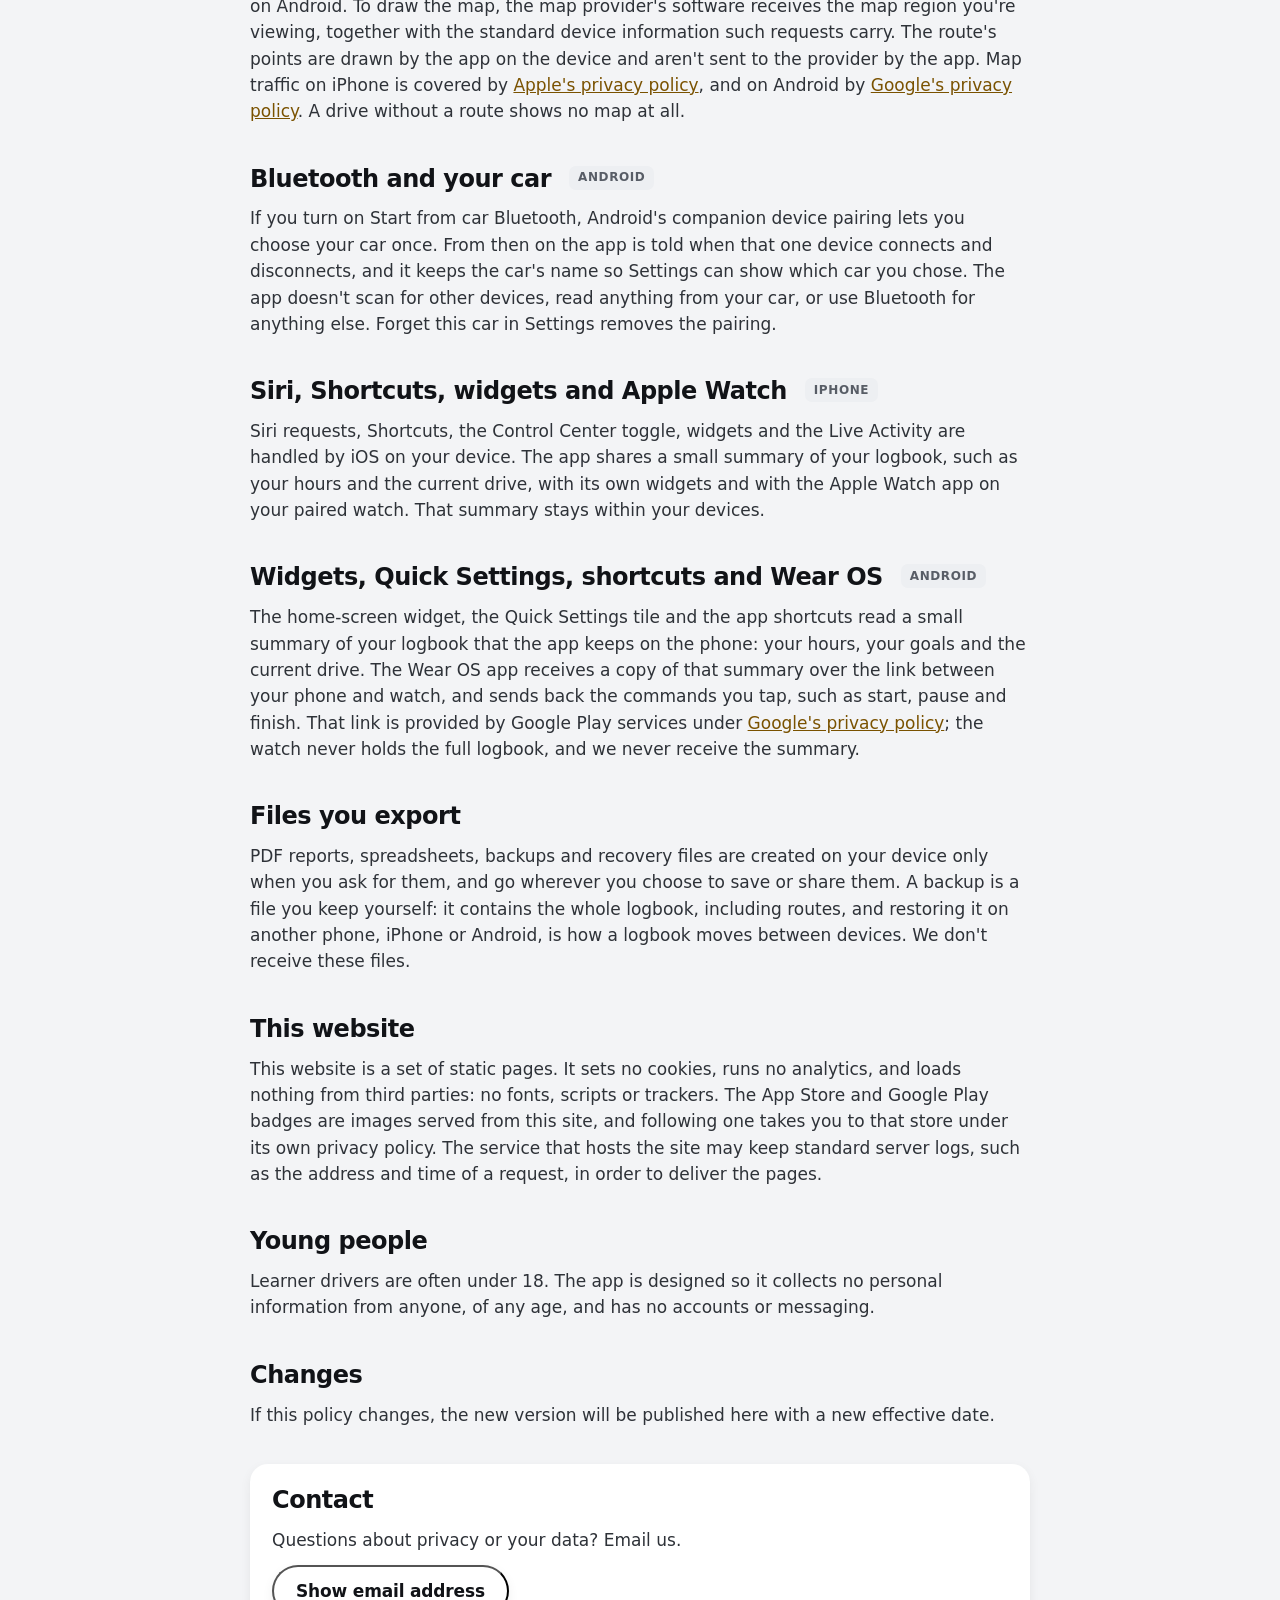
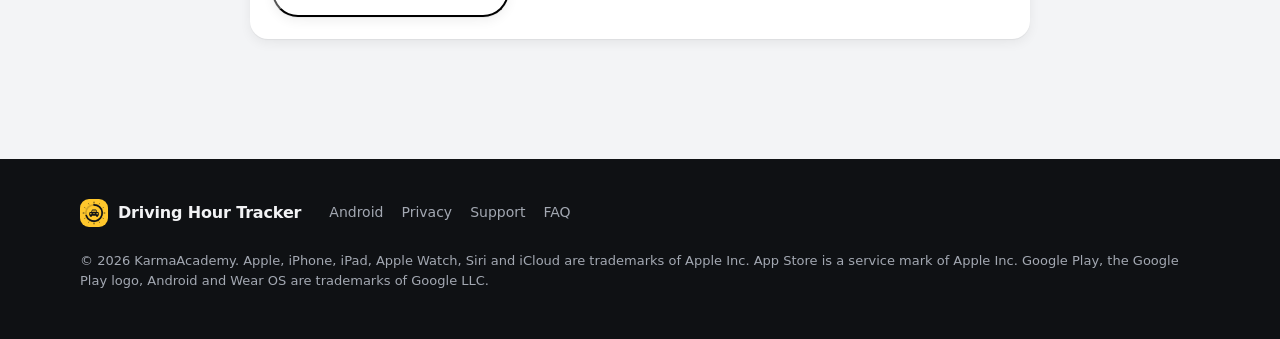
<file: privacy/index.html>
<!doctype html>
<html lang="en">
<head>
<meta charset="utf-8">
<meta name="viewport" content="width=device-width, initial-scale=1, viewport-fit=cover">
<title>Privacy policy · Driving Hour Tracker</title>
<meta name="description" content="How the Driving Hour Tracker learner logbook app for iPhone and Android, and this website, handle your information. Your logbook stays on your device, and on iPhone in your own iCloud account. No accounts, analytics or ads.">
<link rel="canonical" href="https://drivinghourtracker.karmafy.com.au/privacy/">
<meta name="theme-color" content="#FFC72C">
<meta name="color-scheme" content="light">
<meta name="apple-itunes-app" content="app-id=6819568713">
<meta property="og:type" content="website">
<meta property="og:title" content="Privacy policy · Driving Hour Tracker">
<meta property="og:description" content="Your logbook stays on your device, and on iPhone in your own iCloud account. No accounts, analytics or ads, on iPhone or Android.">
<meta property="og:url" content="https://drivinghourtracker.karmafy.com.au/privacy/">
<meta property="og:image" content="https://drivinghourtracker.karmafy.com.au/assets/img/og-image.jpg">
<link rel="icon" href="../assets/icons/favicon-32.png" sizes="32x32" type="image/png">
<link rel="apple-touch-icon" href="../assets/icons/apple-touch-icon.png">
<link rel="stylesheet" href="../assets/css/site.css">
</head>
<body>
<a class="skip" href="#main">Skip to content</a>

<header class="nav" id="nav">
  <div class="wrap nav-row">
    <a class="brand" href="../" aria-label="Driving Hour Tracker, home">
      <img src="../assets/icons/app-icon.svg" width="36" height="36" alt="">
      <span>Driving Hour Tracker</span>
    </a>
    <nav class="nav-links" aria-label="Sections">
      <a href="../#features">Features</a>
      <a href="../android/">Android</a>
      <a href="../#faq">FAQ</a>
      <a href="./" aria-current="page">Privacy</a>
      <a href="../support/">Support</a>
    </nav>
    <a class="nav-cta" href="../#download"><span class="long">Get the app</span><span class="short" aria-hidden="true">Get it</span></a>
  </div>
</header>

<main id="main" class="doc">
  <div class="wrap narrow">
    <h1>Privacy policy</h1>
    <p class="updated">Effective 21 October 2026</p>

    <div class="summary">
      <p>Driving Hour Tracker doesn't collect your personal information. There are no accounts, ads, analytics or tracking. Your logbook lives on your phone. On iPhone, iPad and Apple Watch it also syncs through your own iCloud account when you're signed in; on Android and Wear OS it stays on the device, along with any backup files you choose to save.</p>
    </div>

    <p>This policy covers the Driving Hour Tracker app for iPhone, iPad and Apple Watch, the Driving Hour Tracker app for Android and Wear OS, and this website. Driving Hour Tracker is published by KarmaAcademy in Australia. "We" and "us" in this policy mean KarmaAcademy. Where the two apps differ, the section says which one it applies to.</p>

    <nav class="toc" aria-label="On this page">
      <a href="#stores">What the app stores</a>
      <a href="#icloud">iCloud and sharing</a>
      <a href="#location">Location</a>
      <a href="#motion">Motion and activity</a>
      <a href="#maps">Maps</a>
      <a href="#android">Android extras</a>
      <a href="#files">Files you export</a>
      <a href="#website">This website</a>
    </nav>

    <h2 id="stores">What the app stores</h2>
    <p>On iPhone and Android alike, the app keeps your logbook in its own database on your device:</p>
    <ul>
      <li>The learner's name, the names of supervisors, and your total and night hour goals.</li>
      <li>Each drive: its date, start and finish times, day and night minutes, supervisor, notes, any extra fields you add, whether it was recorded or added by hand, and whether it needs review.</li>
      <li>The route of a recorded drive, as a list of location points, and the distance worked out from it.</li>
      <li>While a drive is being recorded, a journal of its progress, written every 30 seconds so the drive survives if the app closes.</li>
      <li>Settings, such as the logbook you have open, whether driving suggestions are on and, on Android, the car you chose for Start from car Bluetooth.</li>
    </ul>
    <p>We never receive any of this. Deleting a drive removes it, removing a route deletes its location points without changing the drive's hours, and deleting the app removes everything stored on that device.</p>

    <h2 id="icloud">iCloud <span class="plat">iPhone and iPad</span></h2>
    <p>If you're signed in to iCloud on your iPhone or iPad, the app syncs your logbook to your own iCloud account using Apple's CloudKit, so the same logbook appears on both. This is between your devices and Apple. We have no access to your iCloud account or its contents, and the app works without iCloud; the logbook then stays on the device alone.</p>
    <p>iCloud is covered by <a href="https://www.apple.com/legal/privacy/">Apple's privacy policy</a>. You can turn iCloud off for the app in the Settings app under your Apple Account, then iCloud.</p>
    <div class="platform-note"><p><strong>On Android</strong> there is no iCloud and no sync. The logbook stays on the phone; to move it, save a backup and restore it on the other device.</p></div>

    <h2>Sharing a logbook <span class="plat">iPhone and iPad</span></h2>
    <p>Sharing is optional. If you invite someone to a logbook, they receive a live copy of the whole logbook through iCloud, including routes and notes, either to view or to add and edit drives. They need an iCloud account and the app. The owner of a logbook decides who has access and can remove anyone at any time; someone who leaves a shared logbook loses their copy. Adding a supervisor's name in Settings on its own shares nothing: it's only a name recorded on your drives.</p>
    <div class="platform-note"><p><strong>On Android</strong> sharing isn't available, and the Android app can't open an invitation. To show a supervisor your hours, give them a PDF report or a backup file.</p></div>

    <h2 id="location">Location</h2>
    <p>The app asks for location access only when you choose to record routes or, on iPhone, turn on driving suggestions. You can record drives without it; the timer and the logbook don't need location.</p>
    <h3>On iPhone and iPad</h3>
    <ul>
      <li><strong>While using the app:</strong> records the route of the current drive and works out, from sunset and sunrise along that route, how much of the drive counts as night.</li>
      <li><strong>Always:</strong> additionally lets the app notice when you start driving so it can suggest recording, and keep recording the route when the app is in the background.</li>
    </ul>
    <h3>On Android</h3>
    <p>The app asks for precise location when you start a drive with Record your route on. It uses location only while that drive is recording, with the recording notification showing, to record the route and work out night time from sunset and sunrise along it. The app never asks for background location ("Allow all the time"), and uses no location between drives. Driving suggestions on Android come from physical activity, not location.</p>
    <p>On both platforms, location points are stored only in the route of that drive, on your device, and on iPhone in your iCloud account if iCloud is on. Night time is calculated on the device. Routes are left out of PDF reports and spreadsheets. You can remove a route from any drive, and change location access at any time: in the Settings app under Driving Hour Tracker on iPhone, or under the app's permissions in Android settings.</p>

    <h2 id="motion">Motion and physical activity</h2>
    <p>With your permission, the app uses your phone's motion activity to tell when you're driving, so it can suggest starting a drive and offer to finish one after you park. This happens on the device. The app doesn't store motion data; only the drive's start and finish times are kept, like any other drive.</p>
    <ul>
      <li><strong>On iPhone</strong> this is the Motion and Fitness permission.</li>
      <li><strong>On Android</strong> it is the Physical activity permission. The app receives only the kind of activity Android detects, such as in a vehicle or still, never step counts or health data.</li>
    </ul>

    <h2>Notifications</h2>
    <p>Notifications such as "Starting a practice drive?" and, on Android, the timer that shows while a drive is recording are created on your device by the app. There is no notification server and nothing is sent to us. On Android the app asks for the Notifications permission the first time you start a drive; without it, recording still works but the timer notification stays hidden.</p>

    <h2 id="maps">Maps</h2>
    <p>Routes are drawn on a map inside the app: Apple Maps on iPhone and iPad, Google Maps on Android. To draw the map, the map provider's software receives the map region you're viewing, together with the standard device information such requests carry. The route's points are drawn by the app on the device and aren't sent to the provider by the app. Map traffic on iPhone is covered by <a href="https://www.apple.com/legal/privacy/">Apple's privacy policy</a>, and on Android by <a href="https://policies.google.com/privacy">Google's privacy policy</a>. A drive without a route shows no map at all.</p>

    <h2 id="android">Bluetooth and your car <span class="plat">Android</span></h2>
    <p>If you turn on Start from car Bluetooth, Android's companion device pairing lets you choose your car once. From then on the app is told when that one device connects and disconnects, and it keeps the car's name so Settings can show which car you chose. The app doesn't scan for other devices, read anything from your car, or use Bluetooth for anything else. Forget this car in Settings removes the pairing.</p>

    <h2>Siri, Shortcuts, widgets and Apple Watch <span class="plat">iPhone</span></h2>
    <p>Siri requests, Shortcuts, the Control Center toggle, widgets and the Live Activity are handled by iOS on your device. The app shares a small summary of your logbook, such as your hours and the current drive, with its own widgets and with the Apple Watch app on your paired watch. That summary stays within your devices.</p>

    <h2>Widgets, Quick Settings, shortcuts and Wear OS <span class="plat">Android</span></h2>
    <p>The home-screen widget, the Quick Settings tile and the app shortcuts read a small summary of your logbook that the app keeps on the phone: your hours, your goals and the current drive. The Wear OS app receives a copy of that summary over the link between your phone and watch, and sends back the commands you tap, such as start, pause and finish. That link is provided by Google Play services under <a href="https://policies.google.com/privacy">Google's privacy policy</a>; the watch never holds the full logbook, and we never receive the summary.</p>

    <h2 id="files">Files you export</h2>
    <p>PDF reports, spreadsheets, backups and recovery files are created on your device only when you ask for them, and go wherever you choose to save or share them. A backup is a file you keep yourself: it contains the whole logbook, including routes, and restoring it on another phone, iPhone or Android, is how a logbook moves between devices. We don't receive these files.</p>

    <h2 id="website">This website</h2>
    <p>This website is a set of static pages. It sets no cookies, runs no analytics, and loads nothing from third parties: no fonts, scripts or trackers. The App Store and Google Play badges are images served from this site, and following one takes you to that store under its own privacy policy. The service that hosts the site may keep standard server logs, such as the address and time of a request, in order to deliver the pages.</p>

    <h2>Young people</h2>
    <p>Learner drivers are often under 18. The app is designed so it collects no personal information from anyone, of any age, and has no accounts or messaging.</p>

    <h2>Changes</h2>
    <p>If this policy changes, the new version will be published here with a new effective date.</p>

    <div class="contact">
      <h2 style="margin-top:0">Contact</h2>
      <p>Questions about privacy or your data? Email us.</p>
      <button class="btn btn-ghost email-reveal" type="button" data-mail-user="troppus" data-mail-host="ua.moc.yfamrak">Show email address</button>
      <noscript><p>Turn on JavaScript to see our email address.</p></noscript>
    </div>
  </div>
</main>

<footer class="footer">
  <div class="wrap foot-row">
    <a class="brand" href="../"><img src="../assets/icons/app-icon.svg" width="28" height="28" alt="">Driving Hour Tracker</a>
    <nav class="foot-links" aria-label="Footer">
      <a href="../android/">Android</a>
      <a href="./">Privacy</a>
      <a href="../support/">Support</a>
      <a href="../#faq">FAQ</a>
    </nav>
    <p class="foot-note">© 2026 KarmaAcademy. Apple, iPhone, iPad, Apple Watch, Siri and iCloud are trademarks of Apple Inc. App Store is a service mark of Apple Inc. Google Play, the Google Play logo, Android and Wear OS are trademarks of Google LLC.</p>
  </div>
</footer>

<script src="../assets/js/site.js" defer></script>
</body>
</html>
</file>
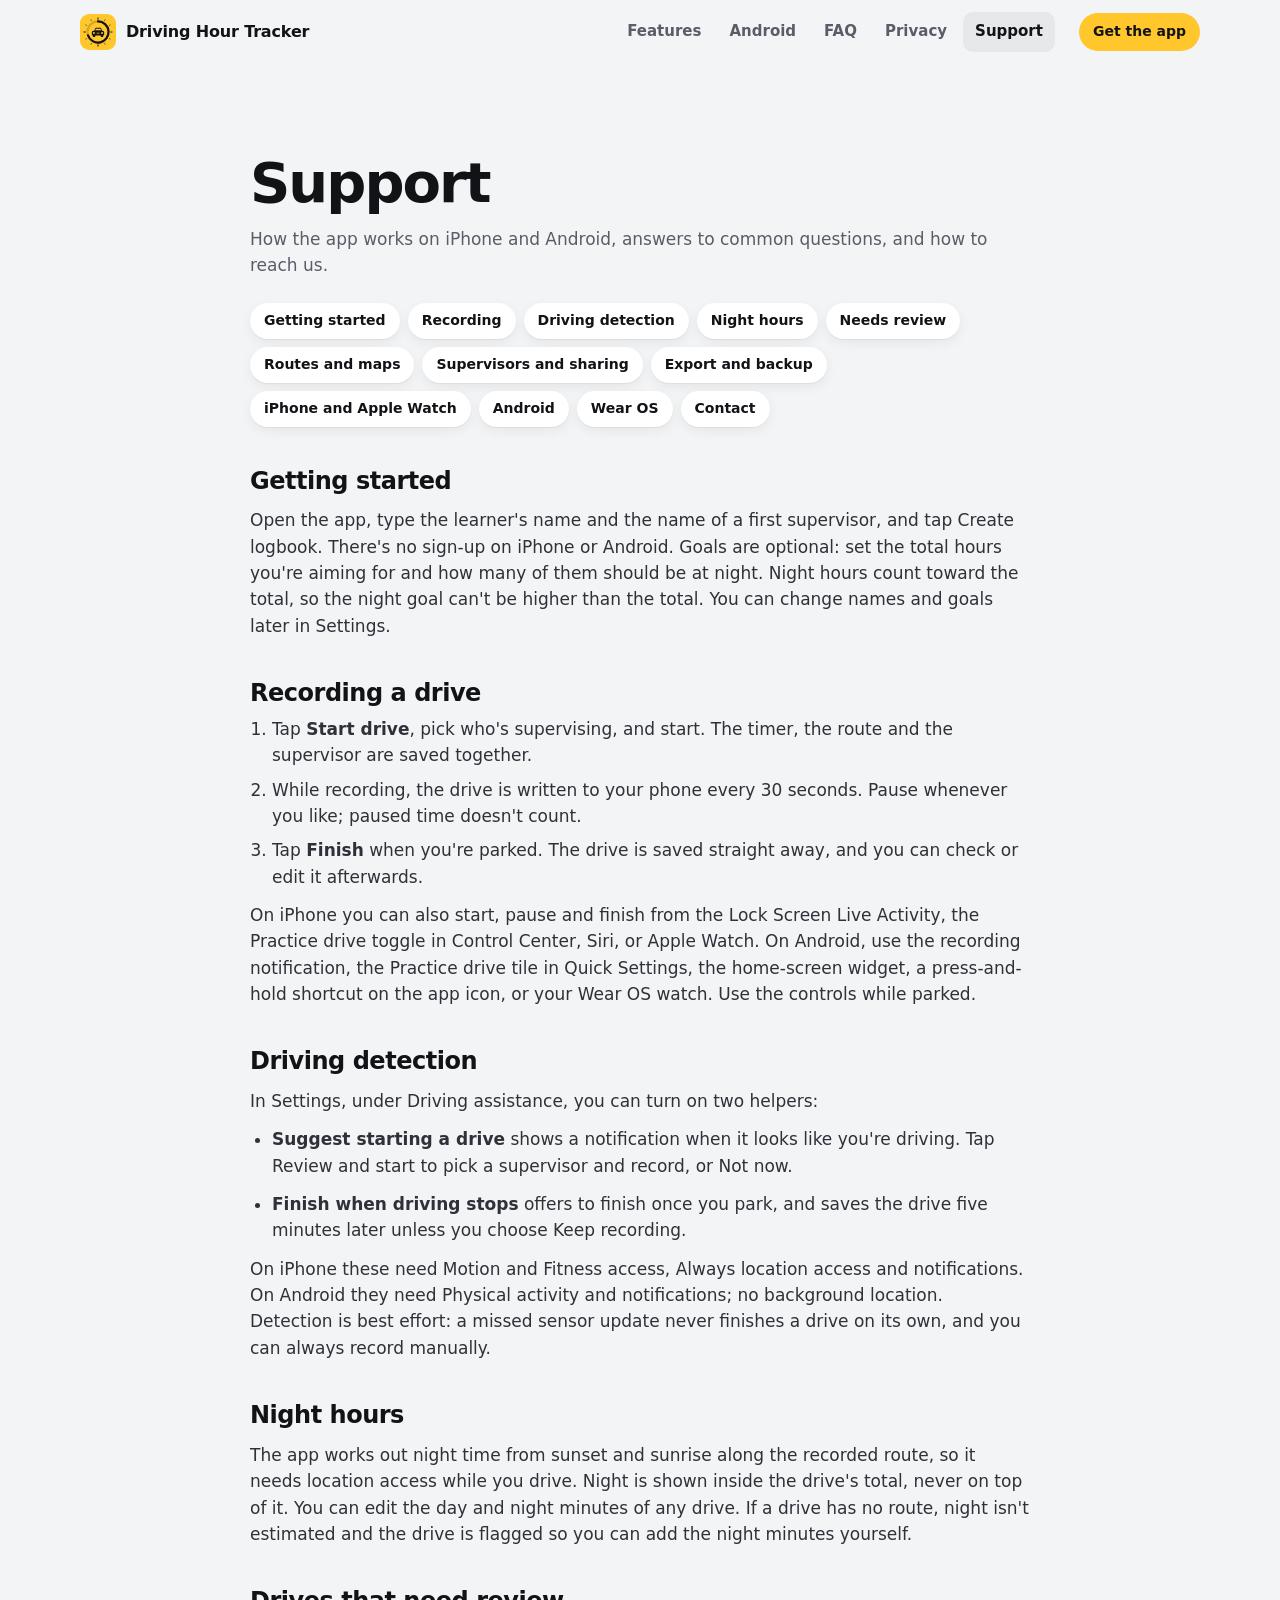
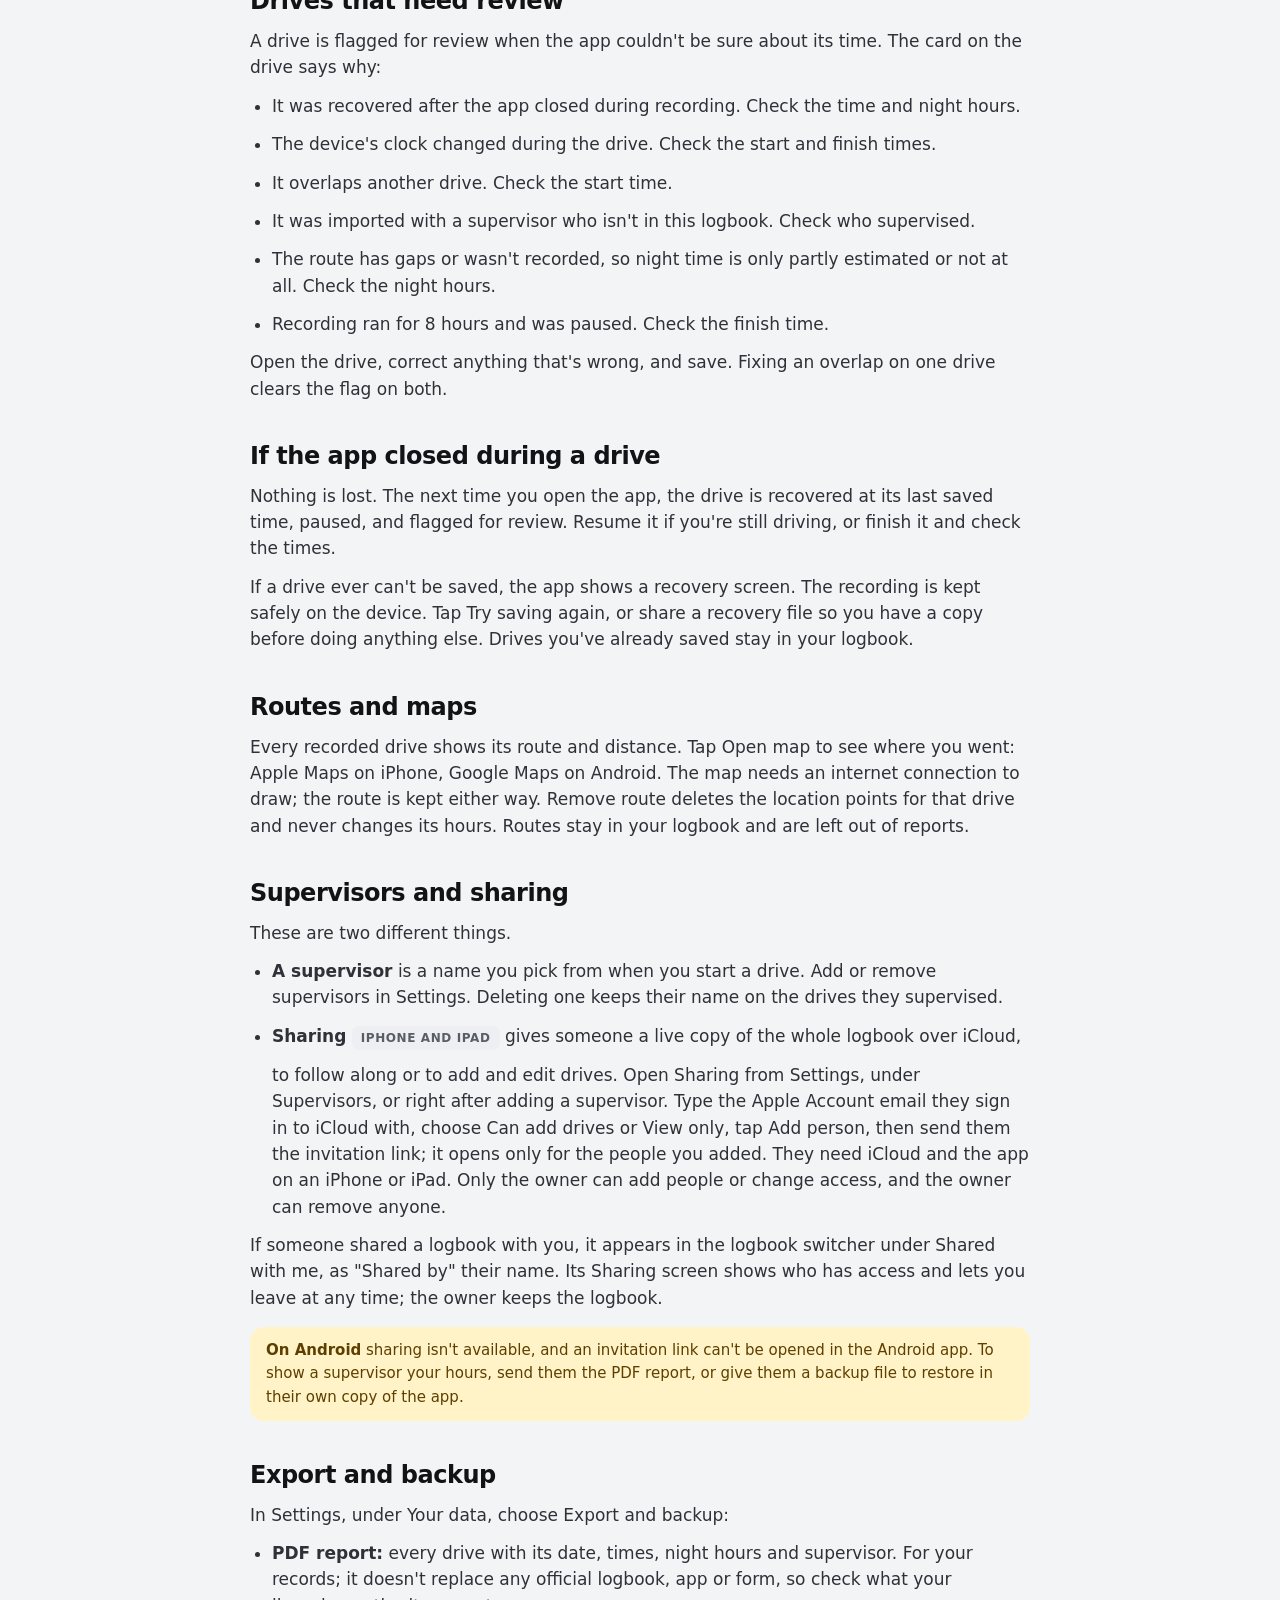
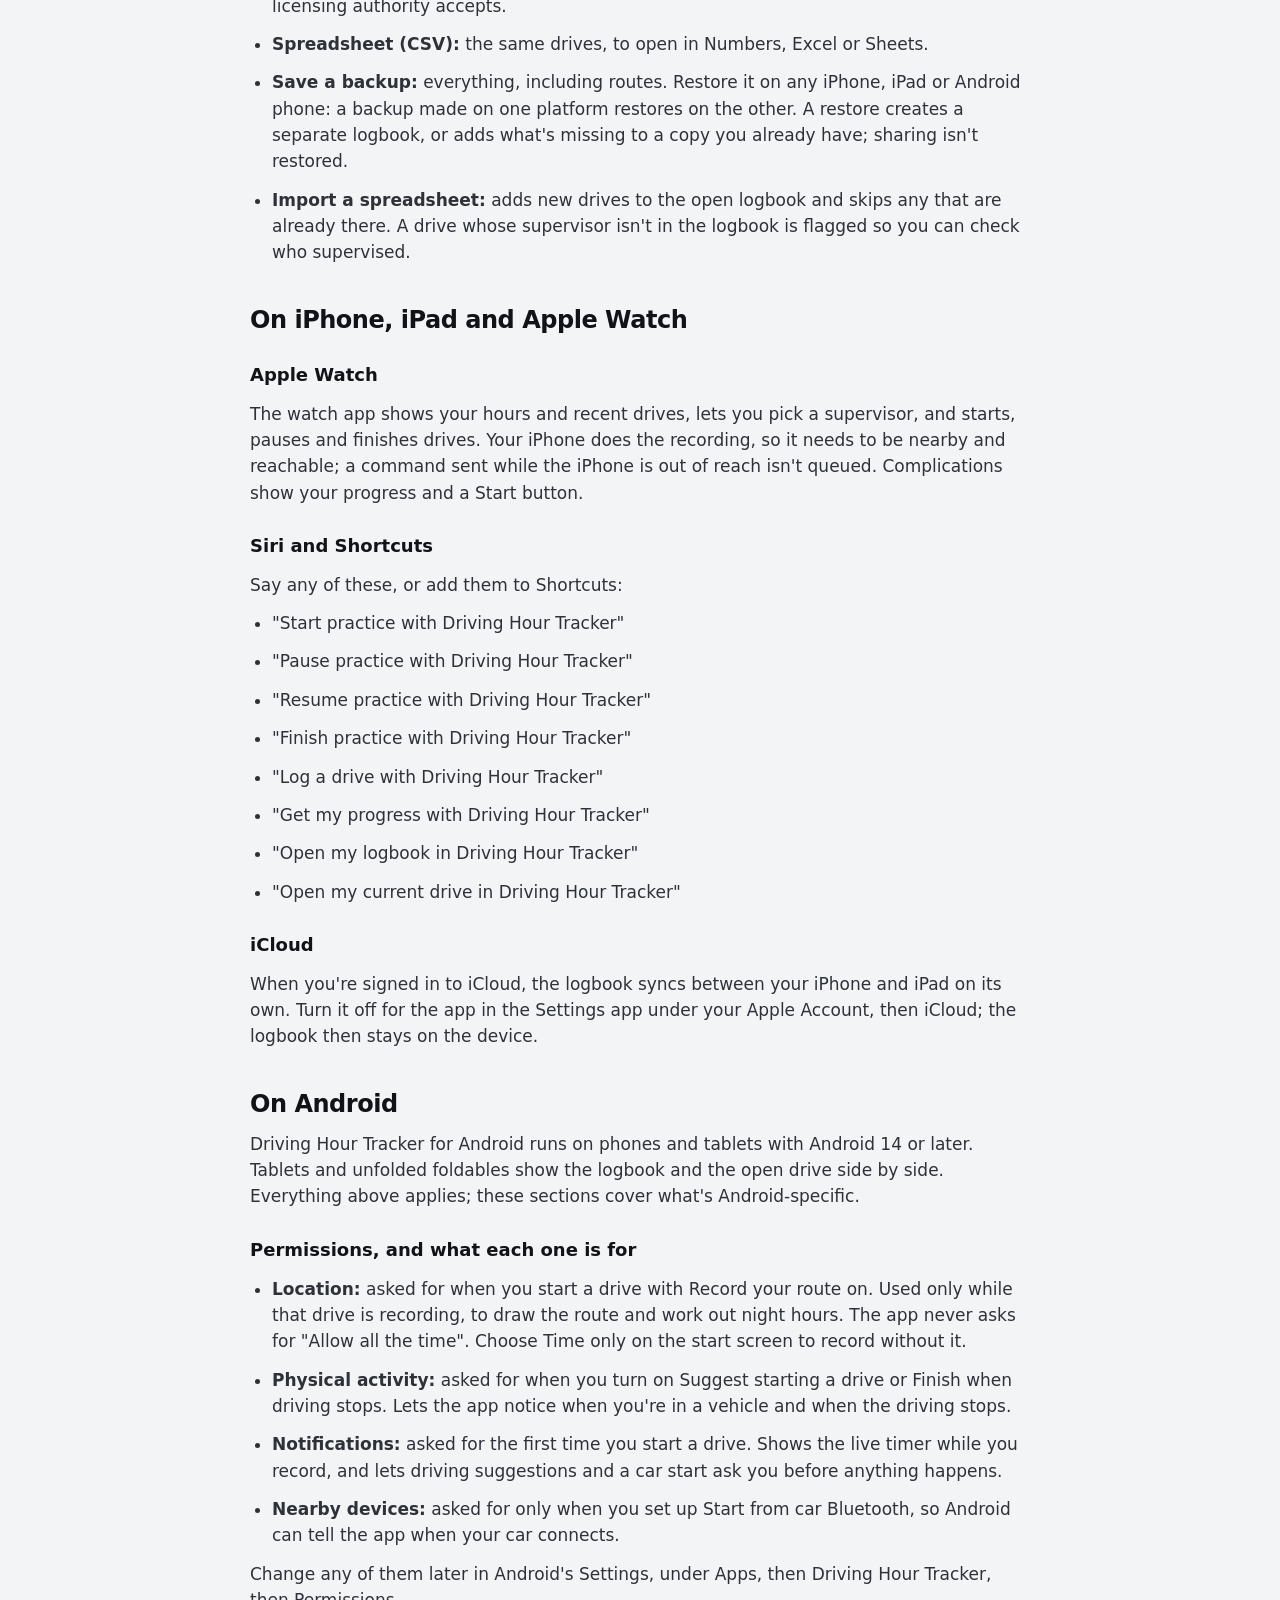
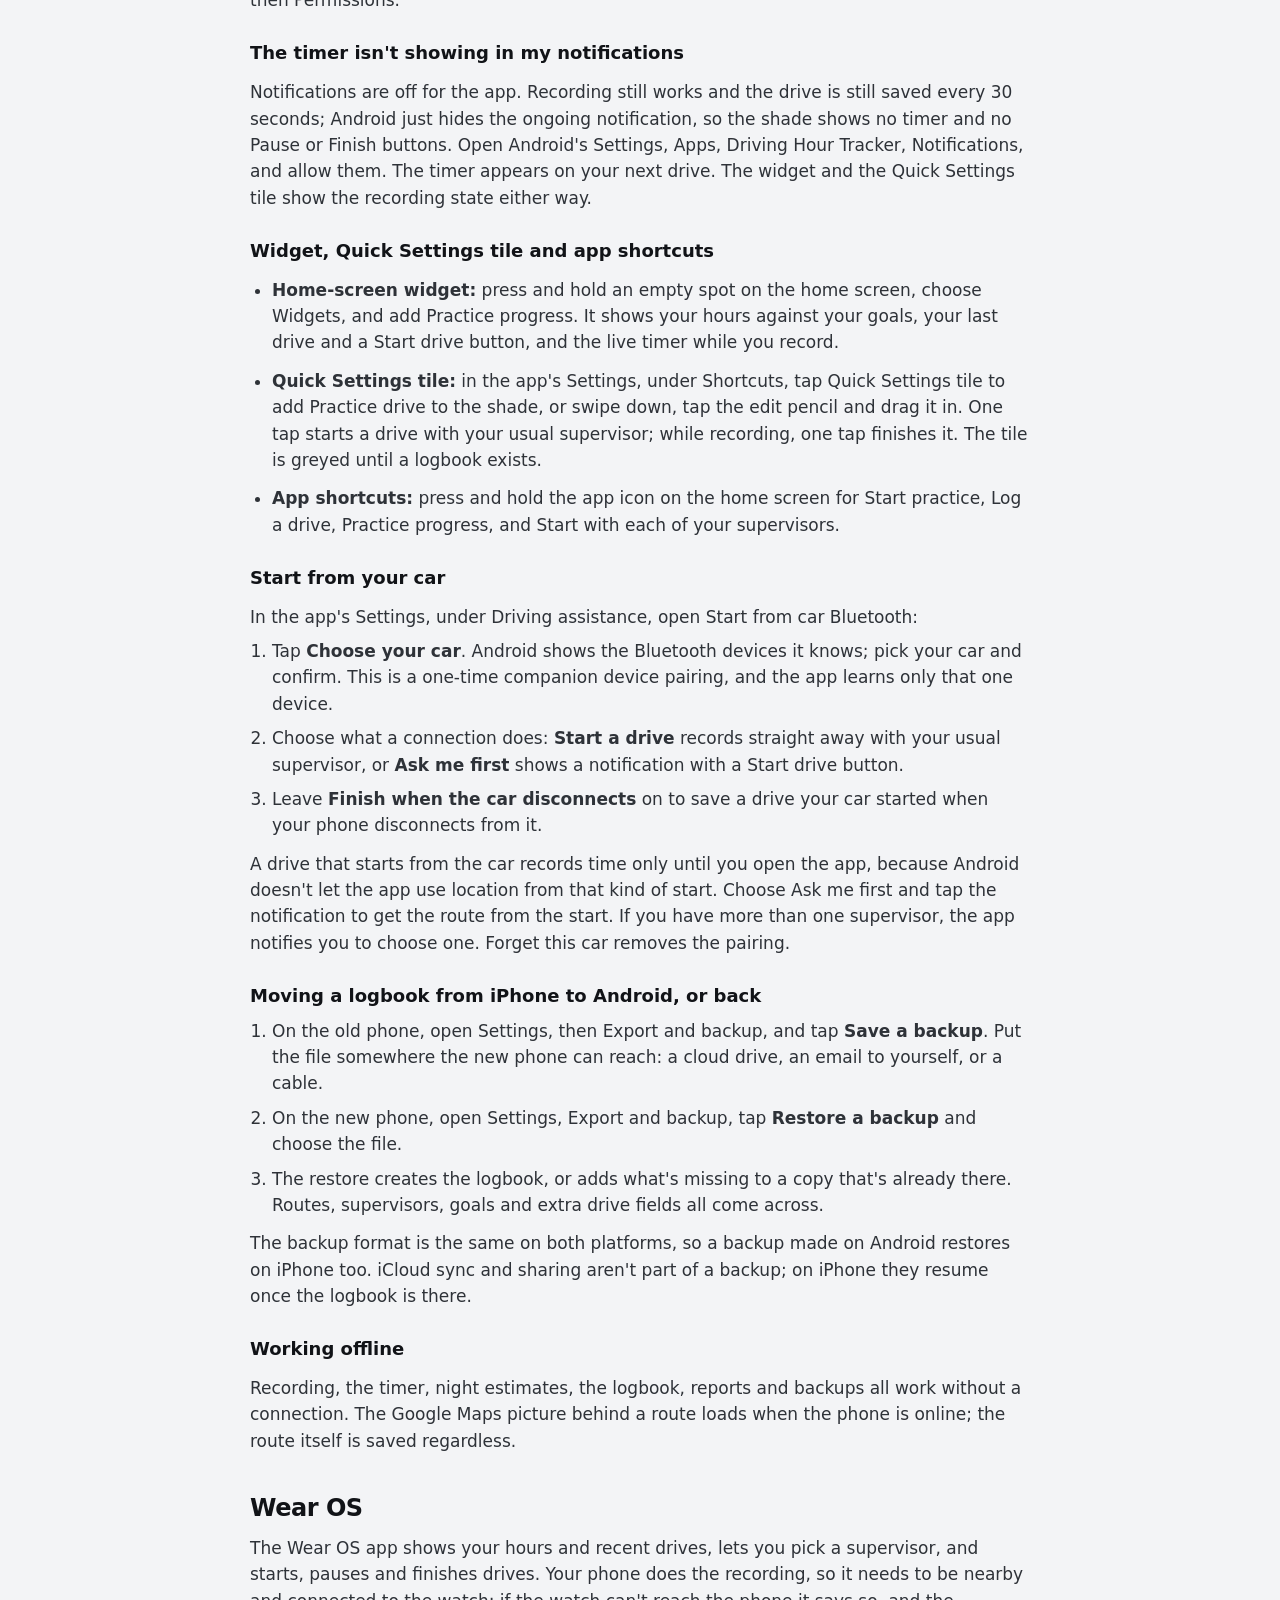
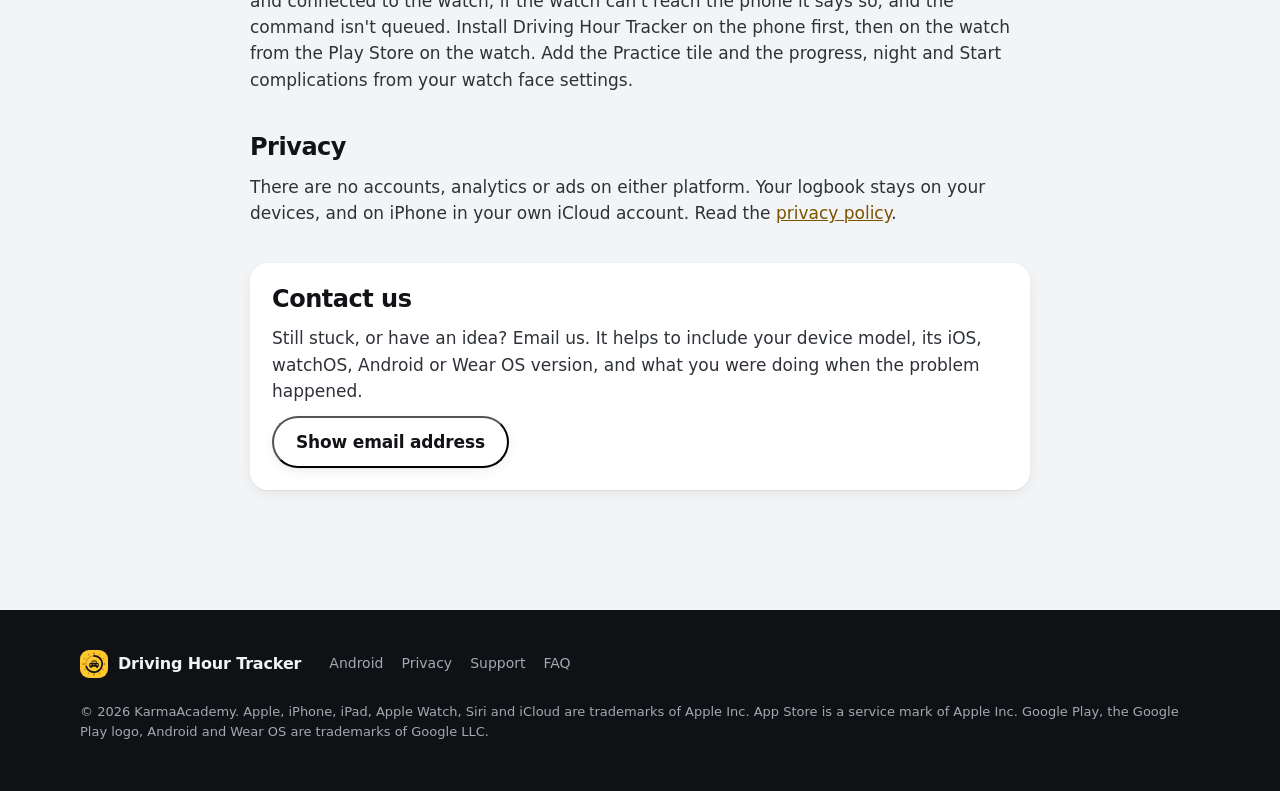
<file: support/index.html>
<!doctype html>
<html lang="en">
<head>
<meta charset="utf-8">
<meta name="viewport" content="width=device-width, initial-scale=1, viewport-fit=cover">
<title>Support · Driving Hour Tracker</title>
<meta name="description" content="Help with the Driving Hour Tracker learner logbook app on iPhone and Android: recording drives, driving detection, night hours, drives that need review, sharing, Apple Watch, Siri, Android permissions, the notification timer, starting from your car, Wear OS, exports and backups. Contact support.">
<link rel="canonical" href="https://drivinghourtracker.karmafy.com.au/support/">
<meta name="theme-color" content="#FFC72C">
<meta name="color-scheme" content="light">
<meta name="apple-itunes-app" content="app-id=6819568713">
<meta property="og:type" content="website">
<meta property="og:title" content="Support · Driving Hour Tracker">
<meta property="og:description" content="Help with recording drives, night hours, sharing, Apple Watch, Siri, Android permissions, Wear OS, exports and backups.">
<meta property="og:url" content="https://drivinghourtracker.karmafy.com.au/support/">
<meta property="og:image" content="https://drivinghourtracker.karmafy.com.au/assets/img/og-image.jpg">
<link rel="icon" href="../assets/icons/favicon-32.png" sizes="32x32" type="image/png">
<link rel="apple-touch-icon" href="../assets/icons/apple-touch-icon.png">
<link rel="stylesheet" href="../assets/css/site.css">
</head>
<body>
<a class="skip" href="#main">Skip to content</a>

<header class="nav" id="nav">
  <div class="wrap nav-row">
    <a class="brand" href="../" aria-label="Driving Hour Tracker, home">
      <img src="../assets/icons/app-icon.svg" width="36" height="36" alt="">
      <span>Driving Hour Tracker</span>
    </a>
    <nav class="nav-links" aria-label="Sections">
      <a href="../#features">Features</a>
      <a href="../android/">Android</a>
      <a href="../#faq">FAQ</a>
      <a href="../privacy/">Privacy</a>
      <a href="./" aria-current="page">Support</a>
    </nav>
    <a class="nav-cta" href="../#download"><span class="long">Get the app</span><span class="short" aria-hidden="true">Get it</span></a>
  </div>
</header>

<main id="main" class="doc">
  <div class="wrap narrow">
    <h1>Support</h1>
    <p class="updated">How the app works on iPhone and Android, answers to common questions, and how to reach us.</p>

    <nav class="toc" aria-label="On this page">
      <a href="#start">Getting started</a>
      <a href="#recording">Recording</a>
      <a href="#detection">Driving detection</a>
      <a href="#night">Night hours</a>
      <a href="#review">Needs review</a>
      <a href="#routes">Routes and maps</a>
      <a href="#sharing">Supervisors and sharing</a>
      <a href="#export">Export and backup</a>
      <a href="#iphone">iPhone and Apple Watch</a>
      <a href="#android">Android</a>
      <a href="#wear">Wear OS</a>
      <a href="#contact">Contact</a>
    </nav>

    <h2 id="start">Getting started</h2>
    <p>Open the app, type the learner's name and the name of a first supervisor, and tap Create logbook. There's no sign-up on iPhone or Android. Goals are optional: set the total hours you're aiming for and how many of them should be at night. Night hours count toward the total, so the night goal can't be higher than the total. You can change names and goals later in Settings.</p>

    <h2 id="recording">Recording a drive</h2>
    <ol class="steps-list">
      <li>Tap <strong>Start drive</strong>, pick who's supervising, and start. The timer, the route and the supervisor are saved together.</li>
      <li>While recording, the drive is written to your phone every 30 seconds. Pause whenever you like; paused time doesn't count.</li>
      <li>Tap <strong>Finish</strong> when you're parked. The drive is saved straight away, and you can check or edit it afterwards.</li>
    </ol>
    <p>On iPhone you can also start, pause and finish from the Lock Screen Live Activity, the Practice drive toggle in Control Center, Siri, or Apple Watch. On Android, use the recording notification, the Practice drive tile in Quick Settings, the home-screen widget, a press-and-hold shortcut on the app icon, or your Wear OS watch. Use the controls while parked.</p>

    <h2 id="detection">Driving detection</h2>
    <p>In Settings, under Driving assistance, you can turn on two helpers:</p>
    <ul>
      <li><strong>Suggest starting a drive</strong> shows a notification when it looks like you're driving. Tap Review and start to pick a supervisor and record, or Not now.</li>
      <li><strong>Finish when driving stops</strong> offers to finish once you park, and saves the drive five minutes later unless you choose Keep recording.</li>
    </ul>
    <p>On iPhone these need Motion and Fitness access, Always location access and notifications. On Android they need Physical activity and notifications; no background location. Detection is best effort: a missed sensor update never finishes a drive on its own, and you can always record manually.</p>

    <h2 id="night">Night hours</h2>
    <p>The app works out night time from sunset and sunrise along the recorded route, so it needs location access while you drive. Night is shown inside the drive's total, never on top of it. You can edit the day and night minutes of any drive. If a drive has no route, night isn't estimated and the drive is flagged so you can add the night minutes yourself.</p>

    <h2 id="review">Drives that need review</h2>
    <p>A drive is flagged for review when the app couldn't be sure about its time. The card on the drive says why:</p>
    <ul>
      <li>It was recovered after the app closed during recording. Check the time and night hours.</li>
      <li>The device's clock changed during the drive. Check the start and finish times.</li>
      <li>It overlaps another drive. Check the start time.</li>
      <li>It was imported with a supervisor who isn't in this logbook. Check who supervised.</li>
      <li>The route has gaps or wasn't recorded, so night time is only partly estimated or not at all. Check the night hours.</li>
      <li>Recording ran for 8 hours and was paused. Check the finish time.</li>
    </ul>
    <p>Open the drive, correct anything that's wrong, and save. Fixing an overlap on one drive clears the flag on both.</p>

    <h2>If the app closed during a drive</h2>
    <p>Nothing is lost. The next time you open the app, the drive is recovered at its last saved time, paused, and flagged for review. Resume it if you're still driving, or finish it and check the times.</p>
    <p>If a drive ever can't be saved, the app shows a recovery screen. The recording is kept safely on the device. Tap Try saving again, or share a recovery file so you have a copy before doing anything else. Drives you've already saved stay in your logbook.</p>

    <h2 id="routes">Routes and maps</h2>
    <p>Every recorded drive shows its route and distance. Tap Open map to see where you went: Apple Maps on iPhone, Google Maps on Android. The map needs an internet connection to draw; the route is kept either way. Remove route deletes the location points for that drive and never changes its hours. Routes stay in your logbook and are left out of reports.</p>

    <h2 id="sharing">Supervisors and sharing</h2>
    <p>These are two different things.</p>
    <ul>
      <li><strong>A supervisor</strong> is a name you pick from when you start a drive. Add or remove supervisors in Settings. Deleting one keeps their name on the drives they supervised.</li>
      <li><strong>Sharing</strong> <span class="plat">iPhone and iPad</span> gives someone a live copy of the whole logbook over iCloud, to follow along or to add and edit drives. Open Sharing from Settings, under Supervisors, or right after adding a supervisor. Type the Apple Account email they sign in to iCloud with, choose Can add drives or View only, tap Add person, then send them the invitation link; it opens only for the people you added. They need iCloud and the app on an iPhone or iPad. Only the owner can add people or change access, and the owner can remove anyone.</li>
    </ul>
    <p>If someone shared a logbook with you, it appears in the logbook switcher under Shared with me, as "Shared by" their name. Its Sharing screen shows who has access and lets you leave at any time; the owner keeps the logbook.</p>
    <div class="platform-note"><p><strong>On Android</strong> sharing isn't available, and an invitation link can't be opened in the Android app. To show a supervisor your hours, send them the PDF report, or give them a backup file to restore in their own copy of the app.</p></div>

    <h2 id="export">Export and backup</h2>
    <p>In Settings, under Your data, choose Export and backup:</p>
    <ul>
      <li><strong>PDF report:</strong> every drive with its date, times, night hours and supervisor. For your records; it doesn't replace any official logbook, app or form, so check what your licensing authority accepts.</li>
      <li><strong>Spreadsheet (CSV):</strong> the same drives, to open in Numbers, Excel or Sheets.</li>
      <li><strong>Save a backup:</strong> everything, including routes. Restore it on any iPhone, iPad or Android phone: a backup made on one platform restores on the other. A restore creates a separate logbook, or adds what's missing to a copy you already have; sharing isn't restored.</li>
      <li><strong>Import a spreadsheet:</strong> adds new drives to the open logbook and skips any that are already there. A drive whose supervisor isn't in the logbook is flagged so you can check who supervised.</li>
    </ul>

    <h2 id="iphone">On iPhone, iPad and Apple Watch</h2>
    <h3>Apple Watch</h3>
    <p>The watch app shows your hours and recent drives, lets you pick a supervisor, and starts, pauses and finishes drives. Your iPhone does the recording, so it needs to be nearby and reachable; a command sent while the iPhone is out of reach isn't queued. Complications show your progress and a Start button.</p>
    <h3>Siri and Shortcuts</h3>
    <p>Say any of these, or add them to Shortcuts:</p>
    <ul>
      <li>"Start practice with Driving Hour Tracker"</li>
      <li>"Pause practice with Driving Hour Tracker"</li>
      <li>"Resume practice with Driving Hour Tracker"</li>
      <li>"Finish practice with Driving Hour Tracker"</li>
      <li>"Log a drive with Driving Hour Tracker"</li>
      <li>"Get my progress with Driving Hour Tracker"</li>
      <li>"Open my logbook in Driving Hour Tracker"</li>
      <li>"Open my current drive in Driving Hour Tracker"</li>
    </ul>
    <h3>iCloud</h3>
    <p>When you're signed in to iCloud, the logbook syncs between your iPhone and iPad on its own. Turn it off for the app in the Settings app under your Apple Account, then iCloud; the logbook then stays on the device.</p>

    <h2 id="android">On Android</h2>
    <p>Driving Hour Tracker for Android runs on phones and tablets with Android 14 or later. Tablets and unfolded foldables show the logbook and the open drive side by side. Everything above applies; these sections cover what's Android-specific.</p>

    <h3 id="android-permissions">Permissions, and what each one is for</h3>
    <ul>
      <li><strong>Location:</strong> asked for when you start a drive with Record your route on. Used only while that drive is recording, to draw the route and work out night hours. The app never asks for "Allow all the time". Choose Time only on the start screen to record without it.</li>
      <li><strong>Physical activity:</strong> asked for when you turn on Suggest starting a drive or Finish when driving stops. Lets the app notice when you're in a vehicle and when the driving stops.</li>
      <li><strong>Notifications:</strong> asked for the first time you start a drive. Shows the live timer while you record, and lets driving suggestions and a car start ask you before anything happens.</li>
      <li><strong>Nearby devices:</strong> asked for only when you set up Start from car Bluetooth, so Android can tell the app when your car connects.</li>
    </ul>
    <p>Change any of them later in Android's Settings, under Apps, then Driving Hour Tracker, then Permissions.</p>

    <h3 id="android-timer">The timer isn't showing in my notifications</h3>
    <p>Notifications are off for the app. Recording still works and the drive is still saved every 30 seconds; Android just hides the ongoing notification, so the shade shows no timer and no Pause or Finish buttons. Open Android's Settings, Apps, Driving Hour Tracker, Notifications, and allow them. The timer appears on your next drive. The widget and the Quick Settings tile show the recording state either way.</p>

    <h3 id="android-shortcuts">Widget, Quick Settings tile and app shortcuts</h3>
    <ul>
      <li><strong>Home-screen widget:</strong> press and hold an empty spot on the home screen, choose Widgets, and add Practice progress. It shows your hours against your goals, your last drive and a Start drive button, and the live timer while you record.</li>
      <li><strong>Quick Settings tile:</strong> in the app's Settings, under Shortcuts, tap Quick Settings tile to add Practice drive to the shade, or swipe down, tap the edit pencil and drag it in. One tap starts a drive with your usual supervisor; while recording, one tap finishes it. The tile is greyed until a logbook exists.</li>
      <li><strong>App shortcuts:</strong> press and hold the app icon on the home screen for Start practice, Log a drive, Practice progress, and Start with each of your supervisors.</li>
    </ul>

    <h3 id="android-car">Start from your car</h3>
    <p>In the app's Settings, under Driving assistance, open Start from car Bluetooth:</p>
    <ol class="steps-list">
      <li>Tap <strong>Choose your car</strong>. Android shows the Bluetooth devices it knows; pick your car and confirm. This is a one-time companion device pairing, and the app learns only that one device.</li>
      <li>Choose what a connection does: <strong>Start a drive</strong> records straight away with your usual supervisor, or <strong>Ask me first</strong> shows a notification with a Start drive button.</li>
      <li>Leave <strong>Finish when the car disconnects</strong> on to save a drive your car started when your phone disconnects from it.</li>
    </ol>
    <p>A drive that starts from the car records time only until you open the app, because Android doesn't let the app use location from that kind of start. Choose Ask me first and tap the notification to get the route from the start. If you have more than one supervisor, the app notifies you to choose one. Forget this car removes the pairing.</p>

    <h3 id="android-move">Moving a logbook from iPhone to Android, or back</h3>
    <ol class="steps-list">
      <li>On the old phone, open Settings, then Export and backup, and tap <strong>Save a backup</strong>. Put the file somewhere the new phone can reach: a cloud drive, an email to yourself, or a cable.</li>
      <li>On the new phone, open Settings, Export and backup, tap <strong>Restore a backup</strong> and choose the file.</li>
      <li>The restore creates the logbook, or adds what's missing to a copy that's already there. Routes, supervisors, goals and extra drive fields all come across.</li>
    </ol>
    <p>The backup format is the same on both platforms, so a backup made on Android restores on iPhone too. iCloud sync and sharing aren't part of a backup; on iPhone they resume once the logbook is there.</p>

    <h3>Working offline</h3>
    <p>Recording, the timer, night estimates, the logbook, reports and backups all work without a connection. The Google Maps picture behind a route loads when the phone is online; the route itself is saved regardless.</p>

    <h2 id="wear">Wear OS</h2>
    <p>The Wear OS app shows your hours and recent drives, lets you pick a supervisor, and starts, pauses and finishes drives. Your phone does the recording, so it needs to be nearby and connected to the watch; if the watch can't reach the phone it says so, and the command isn't queued. Install Driving Hour Tracker on the phone first, then on the watch from the Play Store on the watch. Add the Practice tile and the progress, night and Start complications from your watch face settings.</p>

    <h2>Privacy</h2>
    <p>There are no accounts, analytics or ads on either platform. Your logbook stays on your devices, and on iPhone in your own iCloud account. Read the <a href="../privacy/">privacy policy</a>.</p>

    <div class="contact" id="contact">
      <h2 style="margin-top:0">Contact us</h2>
      <p>Still stuck, or have an idea? Email us. It helps to include your device model, its iOS, watchOS, Android or Wear OS version, and what you were doing when the problem happened.</p>
      <button class="btn btn-ghost email-reveal" type="button" data-mail-user="troppus" data-mail-host="ua.moc.yfamrak">Show email address</button>
      <noscript><p>Turn on JavaScript to see our email address.</p></noscript>
    </div>
  </div>
</main>

<footer class="footer">
  <div class="wrap foot-row">
    <a class="brand" href="../"><img src="../assets/icons/app-icon.svg" width="28" height="28" alt="">Driving Hour Tracker</a>
    <nav class="foot-links" aria-label="Footer">
      <a href="../android/">Android</a>
      <a href="../privacy/">Privacy</a>
      <a href="./">Support</a>
      <a href="../#faq">FAQ</a>
    </nav>
    <p class="foot-note">© 2026 KarmaAcademy. Apple, iPhone, iPad, Apple Watch, Siri and iCloud are trademarks of Apple Inc. App Store is a service mark of Apple Inc. Google Play, the Google Play logo, Android and Wear OS are trademarks of Google LLC.</p>
  </div>
</footer>

<script src="../assets/js/site.js" defer></script>
</body>
</html>
</file>
<file: assets/css/site.css>
/* Driving Hour Tracker website. Colours are the app's L-plate tokens (DrivingLogCore/Palette.swift, light values,
   with the dark values where the system renders a surface dark). Yellow is only ever a fill under near-black. */

:root {
  --ground: #F3F4F6; --card: #FFFFFF; --ink: #111317; --ink2: #585D66; --sep: #E7E9ED; --fill: #EDEFF2;
  --plate: #FFC72C; --onPlate: #111317; --accentInk: #7A5200; --accentTint: #FFF3C7; --tintInk: #5E3F00;
  --day: #9A6200; --dayTint: #FFF3C7; --night: #2F4AB5; --nightTint: #E6EBFA; --ok: #1E7A4B; --okTint: #E3F3EA;
  --danger: #C42B1C; --dangerTint: #FCE5E2;
  --dGround: #0F1114; --dCard: #1A1D22; --dInk: #F2F3F5; --dInk2: #A3A8B2; --dSep: #2A2E35; --dDanger: #FF8A7F; --dAccentInk: #FFD45C; --dNight: #8EA6FF; --dDay: #F5B94A;
  --font: -apple-system, BlinkMacSystemFont, "SF Pro Display", "SF Pro Text", system-ui, "Segoe UI", Roboto, "Helvetica Neue", Arial, sans-serif;
  --ease: cubic-bezier(.2, .7, .2, 1);
  --ease-out: cubic-bezier(.16, 1, .3, 1);
  --radius: 22px;
  --shadow: 0 30px 60px -28px rgba(10, 12, 16, .35), 0 10px 20px -14px rgba(10, 12, 16, .2);
  --shadow-soft: 0 4px 12px rgba(0, 0, 0, .06), 0 1px 1px rgba(0, 0, 0, .05);
  --nav-h: 64px;
}

* { box-sizing: border-box; }
html { scroll-behavior: smooth; -webkit-text-size-adjust: 100%; }
body {
  margin: 0; background: var(--ground); color: var(--ink); font-family: var(--font); font-size: 17px; line-height: 1.55;
  -webkit-font-smoothing: antialiased; -moz-osx-font-smoothing: grayscale; overflow-x: clip;
}
img, svg, video { display: block; max-width: 100%; }
a { color: inherit; }
b, strong { font-weight: 650; }
h1, h2, h3, p, ul, ol, figure { margin: 0; }
button { font: inherit; }
:focus-visible { outline: 3px solid var(--night); outline-offset: 3px; border-radius: 6px; }
[id] { scroll-margin-top: calc(var(--nav-h) + 12px); }
#how { scroll-margin-top: 0; }
svg.i { display: inline-block; vertical-align: middle; flex: none; }

.skip { position: absolute; left: 16px; top: -60px; background: var(--ink); color: var(--dInk); padding: 10px 16px; border-radius: 12px; z-index: 100; text-decoration: none; font-weight: 600; }
.skip:focus { top: 12px; }

.wrap { width: 100%; max-width: 1200px; margin: 0 auto; padding: 0 clamp(16px, 4vw, 40px); }
.wrap.narrow { max-width: 860px; }

/* ---------- type ---------- */
.display { font-size: clamp(42px, 7.2vw, 88px); line-height: .98; letter-spacing: -.04em; font-weight: 800; }
.display-2 { font-size: clamp(32px, 4.8vw, 58px); line-height: 1.04; letter-spacing: -.035em; font-weight: 800; max-width: 18ch; }
.display-3 { font-size: clamp(28px, 3.6vw, 44px); line-height: 1.06; letter-spacing: -.03em; font-weight: 800; }
.eyebrow { display: flex; align-items: center; gap: 10px; font-size: 14px; font-weight: 650; letter-spacing: .06em; text-transform: uppercase; color: var(--accentInk); margin-bottom: 18px; }
.eyebrow.light { color: var(--dAccentInk); }
.lede { font-size: clamp(18px, 1.5vw, 21px); line-height: 1.5; color: var(--ink2); max-width: 54ch; margin-top: 26px; }
.section-lede { font-size: clamp(17px, 1.4vw, 20px); color: var(--ink2); max-width: 60ch; margin-top: 18px; }
.why .section-lede, .devices .section-lede { color: var(--dInk2); }
.fine { font-size: 14px; color: var(--ink2); max-width: 70ch; margin-top: 28px; }

/* The highlighted word sits on a learner plate. */
.mark { display: inline-block; font-style: normal; padding: 0 .12em .04em; margin: 0 -.02em; border-radius: .14em; transform: rotate(-2deg); background: var(--plate); color: var(--onPlate); }
.lplate { display: inline-grid; place-items: center; width: 22px; height: 22px; border-radius: 4px; background: var(--plate); color: var(--onPlate); font-weight: 900; font-size: 14px; letter-spacing: 0; line-height: 1; border: 2px solid var(--onPlate); }

/* ---------- buttons, chips, cards ---------- */
.btn { display: inline-flex; align-items: center; justify-content: center; gap: 9px; min-height: 52px; padding: 0 22px; border-radius: 26px; font-weight: 650; font-size: 17px; text-decoration: none; letter-spacing: -.01em; transition: transform .35s var(--ease-out), box-shadow .35s var(--ease-out), background-color .25s; white-space: nowrap; }
.btn-plate { background: var(--plate); color: var(--onPlate); box-shadow: 0 14px 28px -14px rgba(122, 82, 0, .55); }
.btn-plate:hover { transform: translateY(-2px); box-shadow: 0 20px 34px -14px rgba(122, 82, 0, .6); }
.btn-ghost { color: var(--ink); background: var(--card); box-shadow: var(--shadow-soft); }
.btn-ghost:hover { transform: translateY(-2px); box-shadow: 0 12px 24px -12px rgba(10, 12, 16, .3); }
.btn-ink { background: var(--ink); color: var(--plate); }
.btn-ink:hover { transform: translateY(-2px); }
.btn-ghost-ink { color: var(--ink); background: rgba(17, 19, 23, .08); }
.btn-ghost-ink:hover { background: rgba(17, 19, 23, .14); }
.actions { display: flex; flex-wrap: wrap; gap: 12px; margin-top: 30px; }

.chip { display: inline-flex; align-items: center; gap: 7px; height: 38px; padding: 0 14px; border-radius: 19px; background: var(--card); color: var(--ink); font-size: 14px; font-weight: 600; box-shadow: var(--shadow-soft); white-space: nowrap; }
.chip b { font-weight: 700; }
.chip.plate { background: var(--plate); color: var(--onPlate); box-shadow: 0 16px 30px -18px rgba(10, 12, 16, .5); }
.chip-row { display: flex; flex-wrap: wrap; gap: 8px; margin-top: 16px; }
a.chip { text-decoration: none; transition: transform .3s var(--ease-out), box-shadow .3s var(--ease-out); } a.chip:hover { transform: translateY(-1px); box-shadow: 0 12px 24px -12px rgba(10, 12, 16, .3); }

.row-card { display: flex; align-items: center; gap: 14px; background: var(--card); border-radius: 18px; padding: 14px 18px 14px 14px; box-shadow: var(--shadow); min-width: 250px; max-width: 330px; }
.row-card strong { display: block; font-size: 16px; line-height: 1.25; }
.row-card small { display: block; font-size: 13px; color: var(--ink2); line-height: 1.3; margin-top: 2px; }
.dot { display: inline-grid; place-items: center; width: 40px; height: 40px; border-radius: 50%; flex: none; }
.dot.ok { background: var(--okTint); color: var(--ok); }
.dot.night { background: var(--nightTint); color: var(--night); }
.avatar { display: inline-grid; place-items: center; width: 40px; height: 40px; border-radius: 50%; background: var(--fill); color: var(--ink2); font-weight: 650; font-size: 16px; flex: none; }
.avatar.plate { background: var(--accentTint); color: var(--tintInk); }
.avatar.icloud { background: var(--nightTint); color: var(--night); }

/* ---------- reveal on scroll ---------- */
[data-reveal] { opacity: 0; transform: translate3d(0, 28px, 0); transition: opacity .9s var(--ease), transform .9s var(--ease); }
[data-reveal].in { opacity: 1; transform: none; }
[data-stagger] > * { opacity: 0; transform: translate3d(0, 22px, 0); transition: opacity .8s var(--ease), transform .8s var(--ease); transition-delay: calc(var(--i, 0) * 90ms); }
[data-stagger].in > * { opacity: 1; transform: none; }

/* ---------- nav ---------- */
.nav { position: sticky; top: 0; z-index: 50; height: var(--nav-h); display: flex; align-items: center; background: rgba(243, 244, 246, .72); backdrop-filter: saturate(180%) blur(18px); -webkit-backdrop-filter: saturate(180%) blur(18px); transition: box-shadow .3s, background-color .3s; }
.nav.scrolled { box-shadow: 0 1px 0 rgba(17, 19, 23, .07), 0 10px 30px -20px rgba(10, 12, 16, .25); background: rgba(243, 244, 246, .86); }
.nav-row { display: flex; align-items: center; gap: 24px; }
.brand { display: inline-flex; align-items: center; gap: 10px; font-weight: 700; text-decoration: none; letter-spacing: -.01em; font-size: 16px; }
.brand img { border-radius: 9px; }
.brand span { white-space: nowrap; }
.nav-cta .short { display: none; }
@media (max-width: 600px) { .nav-cta .long { display: none; } .nav-cta .short { display: inline; } .nav-row { gap: 12px; } }
.nav-links { display: none; gap: 4px; margin-left: auto; }
.nav-links a { text-decoration: none; font-size: 15px; font-weight: 550; color: var(--ink2); padding: 8px 12px; border-radius: 10px; transition: color .2s, background-color .2s; white-space: nowrap; }
.nav-links a:hover { color: var(--ink); background: rgba(17, 19, 23, .06); }
.nav-cta { margin-left: auto; display: inline-flex; align-items: center; height: 38px; padding: 0 14px; border-radius: 19px; background: var(--plate); color: var(--onPlate); font-size: 14px; font-weight: 650; white-space: nowrap; text-decoration: none; transition: transform .3s var(--ease-out), box-shadow .3s var(--ease-out); }
.nav-cta:hover { transform: translateY(-1px); box-shadow: 0 10px 20px -12px rgba(122, 82, 0, .6); }
@media (min-width: 900px) { .nav-links { display: flex; } .nav-cta { margin-left: 0; } }
@media (min-width: 900px) and (max-width: 1100px) { .nav-links a { padding: 8px 8px; font-size: 14px; } .nav-row { gap: 16px; } }

/* ---------- device frames (store.css proportions, scaled by --k) ---------- */
.iphone { position: relative; width: calc(470px * var(--k, 1)); height: calc(986px * var(--k, 1)); flex: none; }
.iphone > .body { position: absolute; left: 0; top: 0; width: 470px; height: 986px; transform: scale(var(--k, 1)); transform-origin: 0 0; }
.iphone .edge { position: absolute; inset: 0; border-radius: 78px; background: linear-gradient(150deg, #8A8D93 0%, #3B3E43 18%, #6E7177 52%, #2B2D31 80%, #75787E 100%); box-shadow: 0 50px 90px -30px rgba(10, 12, 16, .55), 0 24px 40px -24px rgba(10, 12, 16, .45); }
.iphone .bezel { position: absolute; inset: 3px; border-radius: 75px; background: #050506; }
.iphone .screen { position: absolute; left: 15px; top: 15px; width: 440px; height: 956px; border-radius: 62px; overflow: hidden; background: var(--ground); }
.iphone .screen > img, .iphone .screen > video { position: absolute; left: 0; top: 0; width: 440px; height: 956px; object-fit: cover; }
.iphone .island { position: absolute; left: 50%; top: 11px; width: 126px; height: 37px; margin-left: -63px; border-radius: 19px; background: #000; z-index: 10; }

.ipad { position: relative; width: calc(1084px * var(--k, 1)); height: calc(1428px * var(--k, 1)); flex: none; }
.ipad > .body { position: absolute; left: 0; top: 0; width: 1084px; height: 1428px; transform: scale(var(--k, 1)); transform-origin: 0 0; }
.ipad .edge { position: absolute; inset: 0; border-radius: 62px; background: linear-gradient(150deg, #8A8D93 0%, #3B3E43 18%, #6E7177 52%, #2B2D31 80%, #75787E 100%); box-shadow: 0 60px 110px -40px rgba(10, 12, 16, .5), 0 30px 50px -30px rgba(10, 12, 16, .4); }
.ipad .bezel { position: absolute; inset: 3px; border-radius: 59px; background: #050506; }
.ipad .cam { position: absolute; right: 9px; top: 50%; width: 8px; height: 8px; margin-top: -4px; border-radius: 50%; background: #1C2230; box-shadow: inset 0 0 0 2px #0A0C10; }
.ipad .screen { position: absolute; left: 26px; top: 26px; width: 1032px; height: 1376px; border-radius: 36px; overflow: hidden; background: var(--ground); }
.ipad .screen > img { position: absolute; left: 0; top: 0; width: 1032px; height: 1376px; }

.watch { position: relative; width: calc(268px * var(--k, 1)); height: calc(318px * var(--k, 1)); flex: none; }
.watch > .wbody { position: absolute; left: 0; top: 0; width: 268px; height: 318px; transform: scale(var(--k, 1)); transform-origin: 0 0; }
.watch .band { position: absolute; left: 44px; width: 180px; background: linear-gradient(90deg, #1B1D21, #2C2F35 50%, #1B1D21); }
.watch .band.top { top: -150px; height: 170px; border-radius: 26px 26px 8px 8px; }
.watch .band.bottom { bottom: -150px; height: 170px; border-radius: 8px 8px 26px 26px; }
.watch .case { position: absolute; inset: 0; border-radius: 76px; background: linear-gradient(150deg, #5D6067 0%, #26282C 30%, #4A4D53 60%, #1D1F22 100%); box-shadow: 0 40px 70px -26px rgba(10, 12, 16, .6), 0 16px 30px -18px rgba(10, 12, 16, .45); }
.watch .glass { position: absolute; inset: 9px; border-radius: 68px; background: #000; }
.watch .wscreen { position: absolute; left: 30px; top: 35px; width: 208px; height: 248px; border-radius: 46px; overflow: hidden; background: #000; }
.watch .wscreen img { position: absolute; left: 0; top: 0; width: 208px; height: 248px; }
.watch .crown { position: absolute; right: -11px; top: 72px; width: 16px; height: 50px; border-radius: 6px; background: linear-gradient(90deg, #3A3D42, #7B7E84 55%, #3A3D42); }
.watch .wbutton { position: absolute; right: -6px; top: 150px; width: 9px; height: 64px; border-radius: 4px; background: #2A2C30; }

/* ============================== HERO ============================== */
.hero { position: relative; overflow: hidden; padding: clamp(40px, 7vw, 96px) 0 0; min-height: calc(100vh - var(--nav-h)); display: flex; flex-direction: column; }
.hero-bg { position: absolute; inset: 0; pointer-events: none; }
.hero-bg .motif { position: absolute; right: -22vw; top: -24vw; width: 78vw; height: 78vw; max-width: 1100px; max-height: 1100px; color: rgba(17, 19, 23, .05); animation: spin 90s linear infinite; }
.hero-bg .glow { position: absolute; right: -10vw; top: 10vh; width: 60vw; height: 60vw; max-width: 900px; max-height: 900px; border-radius: 50%; background: radial-gradient(closest-side, rgba(255, 199, 44, .35), rgba(255, 199, 44, 0)); filter: blur(10px); }
@keyframes spin { to { transform: rotate(360deg); } }

.hero-grid { position: relative; display: grid; grid-template-columns: 1fr; gap: 40px; align-items: center; flex: 1; }
.hero-copy { position: relative; z-index: 3; }
.display .line { display: block; overflow: hidden; padding: 0 .08em; margin: 0 -.08em; }
.display .line > span { display: block; transform: translate3d(0, 110%, 0); animation: rise 1s var(--ease-out) forwards; }
.display .line:nth-child(2) > span { animation-delay: .1s; }
.display .line:nth-child(3) > span { animation-delay: .2s; }
@keyframes rise { to { transform: none; } }
.hero .eyebrow, .hero .lede, .hero .actions, .hero .stores, .hero .proof { opacity: 0; animation: fade .9s var(--ease) forwards; }
.hero .eyebrow { animation-delay: .05s; }
.hero .lede { animation-delay: .45s; }
.hero .actions, .hero .stores { animation-delay: .6s; }
.hero .proof { animation-delay: .75s; }
@keyframes fade { from { opacity: 0; transform: translate3d(0, 14px, 0); } to { opacity: 1; transform: none; } }
.proof { list-style: none; padding: 0; margin: 28px 0 0; display: flex; flex-wrap: wrap; gap: 8px 18px; color: var(--ink2); font-size: 15px; font-weight: 550; }
.proof li { display: inline-flex; align-items: center; gap: 7px; }
.proof .i { color: var(--ok); }

.hero-stage { position: relative; height: 560px; display: flex; justify-content: center; align-items: flex-start; --mx: 0; --my: 0; }
.hero-phone { --k: .54; z-index: 2; opacity: 0; animation: phone-in 1.2s var(--ease-out) .25s forwards; translate: calc(var(--mx) * 8px) calc(var(--my) * 8px); }
@keyframes phone-in { from { opacity: 0; transform: translate3d(0, 60px, 0) scale(.96); } to { opacity: 1; transform: none; } }
.timer-cover { position: absolute; left: 100px; top: 196px; width: 240px; height: 92px; background: var(--ground); display: grid; place-items: center; font-size: 82px; font-weight: 400; letter-spacing: -.02em; font-variant-numeric: tabular-nums; color: var(--ink); line-height: 1; }
.float { position: absolute; z-index: 3; opacity: 0; animation: fade 1s var(--ease) forwards; translate: calc(var(--mx) * var(--d, 10) * 1px) calc(var(--my) * var(--d, 10) * 1px); }
.float-a { left: 0; top: 28px; animation-delay: .9s; }
.float-b { right: 0; top: 400px; animation-delay: 1.1s; }
.float-c { right: 2%; bottom: 0; animation-delay: 1.3s; }
.float-a .row-card { animation: hover-a 6s ease-in-out infinite; }
.float-b .row-card { animation: hover-b 7s ease-in-out infinite; }
.float-c .watch { animation: hover-a 8s ease-in-out infinite; }
@keyframes hover-a { 50% { transform: translateY(-8px); } }
@keyframes hover-b { 50% { transform: translateY(8px); } }

.road { position: relative; height: 110px; margin-top: 24px; background: #2A2E35; overflow: hidden; }
.road::before, .road::after { content: ""; position: absolute; left: 0; right: 0; height: 6px; background: var(--plate); opacity: .9; }
.road::before { top: 10px; } .road::after { bottom: 10px; }
.lane { position: absolute; left: 0; right: 0; top: 50%; height: 4px; margin-top: -2px; background: repeating-linear-gradient(90deg, #F2F3F5 0 48px, transparent 48px 96px); background-size: 96px 4px; animation: lane 1.2s linear infinite; }
@keyframes lane { to { background-position: -96px 0; } }
.road-car { position: absolute; top: 50%; left: 0; width: 72px; height: 58px; margin-top: -29px; color: var(--plate); animation: drive-by 14s linear infinite; }
.road-car svg { width: 100%; height: 100%; animation: bob .5s ease-in-out infinite alternate; filter: drop-shadow(0 10px 10px rgba(0, 0, 0, .5)); }
@keyframes drive-by { from { transform: translateX(-120px); } to { transform: translateX(calc(100vw + 120px)); } }
@keyframes bob { from { transform: translateY(-1px); } to { transform: translateY(1px); } }

@media (min-width: 960px) {
  .hero-grid { grid-template-columns: minmax(0, 1.05fr) minmax(0, .95fr); gap: 20px; }
  .hero-stage { height: 680px; justify-content: flex-end; padding-right: 20px; }
  .hero-phone { --k: .66; }
  .float-a { left: -2%; top: 44px; }
  .float-b { right: -24px; top: 420px; }
  .float-c { left: auto; right: 0; bottom: -6px; }
}
@media (min-width: 1200px) { .hero-phone { --k: .7; } .hero-stage { height: 720px; } }
@media (max-width: 600px) {
  .hero-stage { height: 520px; justify-content: flex-end; padding-right: 4px; }
  .hero-phone { --k: .5; }
  .float-a, .float-b { display: none; }
  .float-c { right: -4px; bottom: 0; --k: .55; }
  .row-card { min-width: 0; max-width: 220px; padding: 12px 14px 12px 12px; }
  .row-card strong { font-size: 14px; } .row-card small { font-size: 12px; }
}

/* ============================== WHY ============================== */
.why { background: var(--dGround); color: var(--dInk); padding: clamp(72px, 10vw, 140px) 0; }
.findings { display: grid; grid-template-columns: 1fr; gap: 16px; margin-top: 48px; }
.finding { background: var(--dCard); border: 1px solid var(--dSep); border-radius: var(--radius); padding: 26px 26px 28px; }
.finding .complaint { display: flex; gap: 10px; align-items: flex-start; color: var(--dInk2); font-size: 15px; line-height: 1.4; text-decoration: line-through; text-decoration-color: rgba(255, 138, 127, .6); }
.finding .x { display: inline-grid; place-items: center; width: 22px; height: 22px; border-radius: 50%; background: rgba(255, 90, 80, .18); color: var(--dDanger); font-size: 12px; font-weight: 800; flex: none; text-decoration: none; }
.finding h3 { font-size: 22px; letter-spacing: -.02em; margin-top: 18px; line-height: 1.15; }
.finding h3::before { content: ""; display: block; width: 44px; height: 6px; border-radius: 3px; background: var(--plate); margin-bottom: 14px; transform-origin: left; transform: scaleX(0); transition: transform .9s var(--ease-out) .2s; }
[data-stagger].in .finding h3::before { transform: none; }
.finding p:last-child { color: var(--dInk2); margin-top: 10px; font-size: 16px; }
@media (min-width: 720px) { .findings { grid-template-columns: 1fr 1fr; gap: 20px; } }

/* ============================== THE DRIVE ============================== */
.drive { position: relative; height: 480vh; background: var(--ground); }
.drive-stage { position: sticky; top: 0; height: 100vh; height: 100svh; overflow: hidden; }
.sky { position: absolute; inset: 0; background: linear-gradient(180deg, #F3F4F6 0%, #E9ECF1 60%, #DFE3E9 100%); }
.night-layer { position: absolute; inset: 0; background: linear-gradient(180deg, #0F1114 0%, #141A33 55%, #1D2A5E 100%); opacity: 0; }
.grid-map { position: absolute; inset: -10% -10% -10% -10%; opacity: .5; background-image: linear-gradient(rgba(17, 19, 23, .07) 1px, transparent 1px), linear-gradient(90deg, rgba(17, 19, 23, .07) 1px, transparent 1px); background-size: 72px 72px; transform: rotate(-6deg); mix-blend-mode: multiply; }
.sun { position: absolute; left: 12%; top: 14%; width: 120px; height: 120px; border-radius: 50%; background: radial-gradient(circle at 40% 40%, #FFE27A, #FFC72C 60%, #F5B94A); box-shadow: 0 0 80px 30px rgba(255, 199, 44, .35); }
.moon { position: absolute; right: 14%; top: 12%; width: 84px; height: 84px; border-radius: 50%; background: #F2F3F5; box-shadow: inset -22px -10px 0 0 #141A33, 0 0 50px 10px rgba(242, 243, 245, .15); opacity: 0; transform: translateY(120px); }
.road-svg { position: absolute; inset: 0; width: 100%; height: 100%; }
.road-svg .asphalt { fill: none; stroke: #2A2E35; stroke-width: 58; stroke-linecap: round; stroke-linejoin: round; }
.road-svg .centre { fill: none; stroke: #F2F3F5; stroke-width: 3; stroke-dasharray: 22 18; opacity: .7; }
.road-svg .trail { fill: none; stroke-width: 10; stroke-linecap: round; stroke-linejoin: round; }
.road-svg .trail.day { stroke: #F5B94A; }
.road-svg .trail.night { stroke: #8EA6FF; }
.road-svg .car { color: var(--plate); filter: drop-shadow(0 8px 8px rgba(0, 0, 0, .45)); }

.live { position: absolute; left: 50%; top: calc(var(--nav-h) + 14px); transform: translateX(-50%); z-index: 4; display: grid; grid-template-columns: auto 1fr auto; grid-template-areas: "car title state" "car timer timer" "car bar bar" "car cap cap"; column-gap: 12px; row-gap: 2px; align-items: center; width: min(92vw, 420px); background: #000; color: var(--dInk); border-radius: 26px; padding: 14px 18px 14px 14px; box-shadow: 0 30px 60px -20px rgba(0, 0, 0, .6), 0 0 0 1px rgba(255, 255, 255, .08); font-size: 14px; }
.live-car { grid-area: car; display: grid; place-items: center; width: 44px; height: 44px; border-radius: 12px; background: var(--plate); color: var(--onPlate); align-self: start; }
.live-title { grid-area: title; font-weight: 650; font-size: 16px; }
.live-state { grid-area: state; display: inline-flex; align-items: center; gap: 4px; color: var(--dDanger); font-weight: 600; font-size: 13px; justify-self: end; }
.live-timer { grid-area: timer; font-size: 30px; font-weight: 600; font-variant-numeric: tabular-nums; letter-spacing: .01em; line-height: 1.1; }
.live-bar { grid-area: bar; height: 8px; border-radius: 4px; background: var(--dSep); position: relative; overflow: hidden; margin-top: 6px; }
.live-bar i { position: absolute; left: 0; top: 0; bottom: 0; width: 62%; border-radius: 4px; background: var(--dInk); }
.live-cap { grid-area: cap; color: var(--dInk2); font-size: 12px; }

.stops { position: absolute; inset: 0; pointer-events: none; }
.stop { position: absolute; left: 0; top: 0; opacity: 0; transform: translate3d(0, 16px, 0) scale(.96); transition: opacity .5s var(--ease), transform .5s var(--ease); }
.stop.on { opacity: 1; transform: none; }
.stop[data-side="above"] > * { transform: translate(-50%, calc(-100% - 46px)); }
.stop[data-side="below"] > * { transform: translate(-50%, 46px); }
.ui-sheet { background: var(--card); border-radius: 20px; padding: 16px 18px; box-shadow: var(--shadow); width: 260px; color: var(--ink); }
.ui-title { display: flex; align-items: center; gap: 8px; font-weight: 700; font-size: 16px; }
.ui-person { display: flex; align-items: center; gap: 12px; margin-top: 12px; font-weight: 600; }
.ui-person .tick { margin-left: auto; color: var(--accentInk); }
.ui-text { font-size: 14px; color: var(--ink2); margin-top: 6px; }
.ui-text b { color: var(--ink); font-variant-numeric: tabular-nums; }
.ui-btn { display: inline-flex; align-items: center; justify-content: center; gap: 8px; height: 44px; padding: 0 16px; border-radius: 22px; background: var(--plate); color: var(--onPlate); font-weight: 650; font-size: 15px; margin-top: 14px; width: 100%; }
.ui-btn.tint { background: var(--accentTint); color: var(--tintInk); }
.ui-row { display: flex; gap: 8px; } .ui-row .ui-btn { width: auto; flex: 1; padding: 0 10px; font-size: 14px; }
.ui-sheet.saved .ui-title { color: var(--ok); }
.ui-big { font-size: 40px; font-weight: 600; letter-spacing: -.02em; line-height: 1.1; margin-top: 8px; }
.ui-split { display: flex; justify-content: space-between; margin-top: 10px; font-size: 14px; font-weight: 600; }
.ui-split .day { color: var(--day); display: inline-flex; gap: 5px; align-items: center; } .ui-split .night { color: var(--night); display: inline-flex; gap: 5px; align-items: center; }
.ui-bars { display: flex; gap: 3px; height: 10px; margin-top: 10px; border-radius: 5px; overflow: hidden; }
.ui-bars i { display: block; width: var(--w); height: 100%; } .ui-bars .d { background: var(--day); } .ui-bars .n { background: var(--night); }

.drive-copy { position: absolute; left: 0; right: 0; bottom: 0; z-index: 5; padding: 0 clamp(16px, 4vw, 40px) clamp(20px, 4vh, 40px); color: var(--ink); }
.drive-copy .eyebrow { margin-bottom: 10px; }
.drive-copy .display-3 { max-width: 20ch; }
.steps { list-style: none; padding: 0; margin: 16px 0 0; position: relative; min-height: 96px; }
.step { position: absolute; left: 0; right: 0; top: 0; opacity: 0; transform: translate3d(0, 10px, 0); transition: opacity .45s var(--ease), transform .45s var(--ease); max-width: 52ch; }
.step.on { opacity: 1; transform: none; }
.step h3 { font-size: 22px; letter-spacing: -.02em; line-height: 1.15; }
.step p { color: var(--ink2); margin-top: 6px; font-size: 16px; }
.drive-stage.dark .drive-copy { color: var(--dInk); } .drive-stage.dark .step p { color: var(--dInk2); } .drive-stage.dark .eyebrow { color: var(--dAccentInk); }
.scroll-hint { position: absolute; right: clamp(16px, 4vw, 40px); bottom: clamp(20px, 4vh, 40px); font-size: 13px; font-weight: 600; color: var(--ink2); padding-right: 22px; opacity: 0; transition: opacity .4s; }
.scroll-hint.on { opacity: 1; animation: nudge 1.6s ease-in-out infinite; }
.scroll-hint::after { content: ""; position: absolute; right: 0; top: 50%; width: 8px; height: 8px; border-right: 2px solid currentColor; border-bottom: 2px solid currentColor; transform: translateY(-70%) rotate(45deg); }
@keyframes nudge { 50% { transform: translateY(4px); } }
@media (min-width: 900px) {
  .drive-copy { left: clamp(16px, 4vw, 40px); right: auto; top: 120px; bottom: auto; width: 380px; padding: 0; }
  .live { left: auto; right: clamp(16px, 4vw, 40px); top: calc(var(--nav-h) + 20px); transform: none; }
  .steps { min-height: 140px; }
}
@media (max-width: 899px) {
  .drive-copy::before { content: ""; position: absolute; left: 0; right: 0; bottom: 0; height: 150%; background: linear-gradient(180deg, rgba(243, 244, 246, 0), rgba(243, 244, 246, .92) 40%); z-index: -1; }
  .drive-stage.dark .drive-copy::before { background: linear-gradient(180deg, rgba(15, 17, 20, 0), rgba(15, 17, 20, .9) 40%); }
  .stop { display: none; }
  .sun { width: 90px; height: 90px; left: 10%; top: 22%; }
  .moon { width: 64px; height: 64px; }
  .drive-copy .display-3 { display: none; }
  .live { padding: 10px 14px 10px 10px; width: min(92vw, 360px); }
  .live-timer { font-size: 24px; }
}

/* ============================== FEATURES ============================== */
.features { padding: clamp(72px, 10vw, 140px) 0; }
.bento { display: grid; grid-template-columns: 1fr; gap: 18px; margin-top: 48px; grid-auto-flow: dense; }
.tile { position: relative; background: var(--card); border-radius: 28px; padding: 28px; box-shadow: var(--shadow-soft); overflow: hidden; display: flex; flex-direction: column; gap: 22px; min-height: 420px; transition: transform .5s var(--ease-out), box-shadow .5s var(--ease-out); }
.tile:hover { transform: translateY(-4px); box-shadow: 0 24px 48px -28px rgba(10, 12, 16, .35), 0 2px 4px rgba(0, 0, 0, .05); }
.tile-copy h3 { font-size: 24px; letter-spacing: -.025em; line-height: 1.12; }
.tile-copy p { color: var(--ink2); margin-top: 8px; font-size: 16px; max-width: 46ch; }
.tile-art { position: relative; flex: 1; min-height: 240px; }
.tile .iphone { position: absolute; left: 50%; top: 10px; transform: translateX(-50%); }
.tile .iphone.peek { top: 30px; }
@media (min-width: 720px) {
  .bento { grid-template-columns: repeat(2, 1fr); }
  .t-map { grid-column: span 2; }
}
@media (min-width: 1080px) {
  .bento { grid-template-columns: repeat(12, 1fr); gap: 20px; }
  .tile { grid-column: span 4; }
  .t-notify { grid-row: span 2; }
  .t-map { grid-column: span 8; flex-direction: row; align-items: center; }
  .t-map .tile-copy { flex: 1; } .t-map .tile-art { flex: 1; min-height: 520px; }
  .t-map .iphone { left: auto; right: 0; top: 0; transform: none; --k: .7; }
}

/* notification tile */
.t-notify .tile-art { min-height: 560px; }
.t-notify .iphone { --k: .72; top: 20px; }
.notif { position: absolute; left: 50%; top: 190px; width: 300px; margin-left: -150px; z-index: 3; display: flex; gap: 11px; padding: 13px 15px; border-radius: 24px; background: rgba(246, 246, 248, .94); color: var(--ink); box-shadow: 0 24px 50px -22px rgba(0, 0, 0, .6); backdrop-filter: blur(20px); font-size: 14px; line-height: 1.3; opacity: 0; transform: translateY(-24px) scale(.96); transition: opacity .7s var(--ease-out) .4s, transform .7s var(--ease-out) .4s; }
.notif img { width: 38px; height: 38px; border-radius: 9px; flex: none; }
.notif .n-top { display: flex; justify-content: space-between; gap: 8px; } .notif .n-top span { color: #6B6F77; font-size: 12px; }
.notif-actions { position: absolute; left: 50%; top: 282px; width: 300px; margin-left: -150px; z-index: 3; border-radius: 20px; background: rgba(246, 246, 248, .94); overflow: hidden; box-shadow: 0 24px 50px -22px rgba(0, 0, 0, .6); font-size: 15px; opacity: 0; transform: translateY(-16px); transition: opacity .7s var(--ease-out) .7s, transform .7s var(--ease-out) .7s; }
.notif-actions span { display: flex; align-items: center; height: 44px; padding: 0 16px; }
.notif-actions span + span { border-top: .5px solid rgba(60, 60, 67, .25); }
.t-notify .chip.plate { position: absolute; left: 50%; transform: translateX(-50%); bottom: 10px; z-index: 3; }
.t-notify.in .notif, .t-notify.in .notif-actions { opacity: 1; transform: none; }

/* progress tile */
.progress-card { background: var(--ground); border-radius: 20px; padding: 18px; font-size: 14px; }
.pc-head { display: flex; justify-content: space-between; color: var(--ink2); } .pc-head b { color: var(--ink); font-size: 15px; }
.pc-big { font-size: 34px; font-weight: 600; letter-spacing: -.02em; line-height: 1.15; margin-top: 4px; font-variant-numeric: tabular-nums; }
.pc-bar { height: 8px; border-radius: 4px; background: var(--sep); overflow: hidden; margin-top: 8px; }
.pc-bar i { display: block; height: 100%; width: 0; border-radius: 4px; background: var(--ink); transition: width 1.6s var(--ease-out) .3s; }
.pc-bar i.night { background: var(--night); }
.tile.in .pc-bar i { width: var(--w); }
.pc-cap { color: var(--ink2); margin-top: 6px; }
.pc-sep { height: 1px; background: var(--sep); margin: 14px 0; }
.pc-foot { color: var(--ink2); margin-top: 12px; font-size: 13px; }

/* night tile */
.horizon { position: relative; height: 150px; border-radius: 20px; overflow: hidden; background: #DFE3E9; }
.h-sky { position: absolute; inset: 0; background: linear-gradient(180deg, #E9ECF1, #F3F4F6); transition: opacity 2.4s ease; }
.h-ground { position: absolute; left: 0; right: 0; bottom: 0; height: 44px; background: #2A2E35; }
.h-ground::before { content: ""; position: absolute; left: 0; right: 0; top: 50%; height: 3px; background: repeating-linear-gradient(90deg, #F2F3F5 0 20px, transparent 20px 40px); opacity: .7; animation: lane 1.6s linear infinite; }
.h-sun { position: absolute; left: 50%; bottom: 44px; width: 64px; height: 64px; margin-left: -32px; border-radius: 50%; background: radial-gradient(circle at 40% 40%, #FFE27A, #FFC72C 60%, #F5B94A); box-shadow: 0 0 40px 14px rgba(255, 199, 44, .35); transform: translateY(0); transition: transform 2.4s var(--ease); }
.h-moon { position: absolute; right: 24%; top: 20px; width: 36px; height: 36px; border-radius: 50%; background: #F2F3F5; box-shadow: inset -10px -5px 0 0 #141A33; opacity: 0; transform: translateY(40px); transition: opacity 1.6s ease 1s, transform 2s var(--ease) .6s; }
.horizon::after { content: ""; position: absolute; inset: 0; background: linear-gradient(180deg, #0F1114, #1D2A5E); opacity: 0; transition: opacity 2.4s ease; }
.horizon.dusk .h-sun { transform: translateY(80px); }
.horizon.dusk::after { opacity: .92; }
.horizon.dusk .h-moon { opacity: 1; transform: none; }
.horizon.dusk .h-ground { z-index: 2; }
.h-ground { z-index: 2; } .h-sun { z-index: 1; } .h-moon { z-index: 3; }
.split-card { margin-top: 14px; background: var(--ground); border-radius: 20px; padding: 14px 18px; }
.sc-row { display: flex; justify-content: space-between; align-items: center; padding: 8px 0; font-size: 17px; }
.sc-row span { display: inline-flex; align-items: center; gap: 8px; font-weight: 650; }
.sc-row .day { color: var(--day); } .sc-row .night { color: var(--night); }
.sc-row b { font-weight: 500; }
.sc-foot { font-size: 13px; color: var(--ink2); padding-top: 8px; border-top: 1px solid var(--sep); margin-top: 4px; }

/* map tile */
.t-map .tile-art { min-height: 480px; }
.t-map .iphone { --k: .64; }
.t-map .clip { z-index: 2; opacity: 0; transition: opacity .6s; } .t-map .clip.ready { opacity: 1; }

/* siri tile */
.siri-screen .dim { position: absolute; inset: 0; background: rgba(8, 10, 14, .32); }
.siri-screen > img { filter: blur(7px) brightness(.8); transform: scale(1.04); }
.siri-edge { position: absolute; inset: 0; border-radius: 62px; z-index: 8; pointer-events: none; box-shadow: inset 0 0 22px 6px rgba(255, 120, 190, .75), inset 0 0 50px 10px rgba(110, 140, 255, .55), inset 0 0 90px 20px rgba(255, 170, 90, .28); animation: siri-glow 3s ease-in-out infinite; }
@keyframes siri-glow { 50% { opacity: .55; } }
.siri-card { position: absolute; left: 14px; right: 14px; top: 70px; z-index: 9; border-radius: 28px; background: rgba(250, 250, 252, .94); color: var(--ink); box-shadow: 0 24px 50px -20px rgba(0, 0, 0, .55); padding: 16px 18px; }
.siri-card .app { display: flex; align-items: center; gap: 8px; font-size: 13px; font-weight: 600; color: var(--ink2); margin-bottom: 8px; } .siri-card .app img { border-radius: 6px; }
.siri-card .ask { font-size: 16px; color: var(--ink2); line-height: 21px; min-height: 42px; }
.siri-card .reply { font-size: 20px; font-weight: 600; line-height: 25px; margin-top: 8px; letter-spacing: -.01em; transition: opacity .4s; }
.siri-card .reply.hide { opacity: 0; }
.siri-orb { position: absolute; left: 188px; top: 842px; z-index: 9; width: 64px; height: 64px; border-radius: 50%; background: radial-gradient(circle at 35% 35%, #FFFFFF 0%, #FFB3D9 22%, #8C9BFF 52%, #3B2CC9 78%, #120A40 100%); box-shadow: 0 0 30px 8px rgba(140, 155, 255, .55); animation: orb 2.4s ease-in-out infinite; }
@keyframes orb { 50% { transform: scale(1.08); } }
.t-siri .tile-art { min-height: 560px; } .t-siri .iphone { --k: .72; }

/* island tile */
.island-stage { position: relative; height: 160px; display: flex; justify-content: center; align-items: flex-start; padding-top: 12px; }
.di { position: relative; width: 126px; height: 37px; border-radius: 18.5px; background: #000; color: var(--dInk); overflow: hidden; box-shadow: 0 30px 60px -24px rgba(0, 0, 0, .7), 0 0 0 1px rgba(255, 255, 255, .06); }
.di .layer { position: absolute; left: 0; top: 0; opacity: 0; }
#diCompact { width: 250px; height: 37px; }
#diCompact .ring { position: absolute; left: 11px; top: 7.5px; }
#diCompact .c-time { position: absolute; right: 13px; top: 0; height: 37px; display: flex; align-items: center; font-size: 12px; font-weight: 600; font-variant-numeric: tabular-nums; }
#diExpanded { width: 404px; height: 140px; }
#diExpanded .e-left { position: absolute; left: 24px; top: 22px; }
.e-status { font-size: 13px; font-weight: 600; color: var(--dDanger); display: flex; align-items: center; gap: 4px; }
.e-title { font-size: 15px; font-weight: 600; margin-top: 3px; }
.e-time { position: absolute; right: 24px; top: 22px; font-size: 24px; font-weight: 600; font-variant-numeric: tabular-nums; letter-spacing: .01em; }
.e-goal { position: absolute; left: 24px; right: 24px; top: 92px; }
.goal-bar { height: 8px; border-radius: 4px; background: var(--dSep); position: relative; overflow: hidden; }
.goal-bar i { position: absolute; left: 0; top: 0; bottom: 0; width: 63%; border-radius: 4px; background: var(--dInk); }
.goal-cap { font-size: 12px; color: var(--dInk2); margin-top: 5px; }
.lock-crop { border-radius: 20px; overflow: hidden; height: 110px; box-shadow: var(--shadow); margin-top: 8px; position: relative; width: 290px; max-width: 100%; margin-left: auto; margin-right: auto; }
.lock-crop img { position: absolute; left: 50%; top: -474px; width: 310px; height: auto; margin-left: -155px; max-width: none; }

/* watch tile */
.t-watch .tile-art { display: grid; place-items: center; min-height: 400px; overflow: hidden; margin: 0 -28px -28px; }
.t-watch .watch { --k: 1.05; }
#watchScreen img { opacity: 0; transition: opacity .8s ease; }
#watchScreen img.show { opacity: 1; }
@media (max-width: 400px) { .t-watch .watch { --k: .9; } }

/* share tile */
.people { display: flex; flex-direction: column; gap: 10px; }
.person { display: flex; align-items: center; gap: 14px; background: var(--ground); border-radius: 18px; padding: 12px 16px; min-height: 64px; }
.person b { display: block; font-size: 16px; line-height: 1.3; }
.person small { display: inline-flex; align-items: center; gap: 5px; font-size: 14px; color: var(--ink2); }
.person small.ok { color: var(--ok); }
.person.cloud { margin-top: 6px; }

/* report tile */
.t-report .tile-art { display: grid; place-items: center; min-height: 360px; perspective: 1200px; }
.paper { width: 230px; background: #fff; box-shadow: 0 40px 80px -30px rgba(10, 12, 16, .5), 0 12px 24px -14px rgba(10, 12, 16, .3); transform: rotate(4deg) rotateX(var(--rx, 0deg)) rotateY(var(--ry, 0deg)); transition: transform .4s var(--ease-out); overflow: hidden; border-radius: 4px; }
.paper img { width: 100%; height: auto; }
.t-report.in .paper { animation: paper-in 1s var(--ease-out); }
@keyframes paper-in { from { transform: rotate(-6deg) translateY(40px); opacity: 0; } }

/* backup tile */
.t-backup .tile-art { min-height: 420px; }
.t-backup .iphone { --k: .68; }

/* ============================== DEVICES ============================== */
.devices { background: var(--dGround); color: var(--dInk); padding: clamp(72px, 10vw, 140px) 0; overflow: hidden; }
.rail { display: flex; gap: clamp(28px, 5vw, 72px); align-items: flex-end; padding: 72px clamp(16px, 4vw, 40px) 24px; overflow-x: auto; scroll-snap-type: x proximity; scrollbar-width: none; margin-top: 24px; -webkit-overflow-scrolling: touch; }
.rail::-webkit-scrollbar { display: none; }
.dev { scroll-snap-align: center; display: flex; flex-direction: column; align-items: center; gap: 20px; flex: none; transition: transform .6s var(--ease-out); }
.dev:hover { transform: translateY(-8px); }
.dev figcaption { font-size: 15px; font-weight: 600; color: var(--dInk2); }
.dev-watch { padding: 40px 0; }
.dev .duo { height: 520px; width: auto; filter: drop-shadow(0 34px 40px rgba(0, 0, 0, .5)) drop-shadow(0 10px 14px rgba(0, 0, 0, .3)); }
.dev-duo-folded .duo { height: 420px; }
@media (max-width: 720px) { .dev .duo { height: 420px; } .dev-duo-folded .duo { height: 340px; } .dev-iphone .iphone { --k: .5; } .dev-ipad .ipad { --k: .32; } .dev-android .aphone { --k: .52; } }

/* ============================== GOALS ============================== */
.goals { padding: clamp(72px, 10vw, 140px) 0; }
.goal-grid { display: grid; grid-template-columns: 1fr; gap: 18px; margin-top: 40px; }
.goal { background: var(--card); border-radius: var(--radius); padding: 28px; box-shadow: var(--shadow-soft); display: grid; grid-template-columns: 112px 1fr; gap: 6px 22px; align-items: center; }
.goal .ring { grid-row: span 2; width: 112px; height: 112px; }
.goal h3 { font-size: 21px; letter-spacing: -.02em; line-height: 1.15; align-self: end; }
.goal p { color: var(--ink2); font-size: 15px; align-self: start; }
.ring .track { fill: none; stroke: var(--sep); stroke-width: 10; }
.ring .arc { fill: none; stroke-width: 10; stroke-linecap: round; transform: rotate(-90deg); transform-origin: 50% 50%; stroke-dasharray: 1 1; stroke-dashoffset: 1; transition: stroke-dashoffset 1.6s var(--ease-out) .3s; }
.ring .arc.total { stroke: var(--ink); }
.ring .arc.night { stroke: var(--night); transition-delay: .5s; }
[data-stagger].in .ring .arc { stroke-dashoffset: calc(1 - var(--pct)); }
@media (min-width: 720px) { .goal-grid { grid-template-columns: repeat(2, 1fr); } .goal { grid-template-columns: 1fr; justify-items: start; } .goal .ring { grid-row: auto; margin-bottom: 10px; } }
@media (min-width: 1080px) { .goal-grid { grid-template-columns: repeat(4, 1fr); } }

/* ============================== FAQ ============================== */
.faq { padding: clamp(72px, 10vw, 140px) 0; background: var(--card); }
.faq-list { margin-top: 36px; display: flex; flex-direction: column; gap: 10px; }
.faq-item { background: var(--ground); border-radius: 18px; overflow: hidden; }
.faq-item summary { list-style: none; cursor: pointer; display: flex; align-items: center; justify-content: space-between; gap: 16px; padding: 18px 20px; font-weight: 650; font-size: 17px; line-height: 1.3; }
.faq-item summary::-webkit-details-marker { display: none; }
.faq-item summary .i { color: var(--ink2); transition: transform .4s var(--ease-out); flex: none; }
.faq-item[open] summary .i { transform: rotate(45deg); }
.faq-item .answer { padding: 0 20px 20px; color: var(--ink2); font-size: 16px; animation: fade .5s var(--ease); }
.faq-item .answer a { color: var(--accentInk); }

/* ============================== CTA + footer ============================== */
.cta { position: relative; overflow: hidden; background: var(--plate); color: var(--onPlate); padding: clamp(72px, 10vw, 140px) 0; }
.cta-motif { position: absolute; left: 50%; top: 50%; width: 140vw; max-width: 1600px; aspect-ratio: 1; transform: translate(-50%, -40%); color: rgba(17, 19, 23, .07); animation: spin 120s linear infinite; pointer-events: none; }
.cta-row { position: relative; display: grid; grid-template-columns: 1fr; gap: 32px; align-items: center; }
.cta .section-lede { color: rgba(17, 19, 23, .75); }
.cta .display-2 { max-width: 16ch; }
.cta-car { width: min(60vw, 320px); margin: 0 auto; color: var(--ink); filter: drop-shadow(0 30px 30px rgba(17, 19, 23, .25)); }
.cta-car svg { animation: bob 1s ease-in-out infinite alternate; }
@media (min-width: 900px) { .cta-row { grid-template-columns: 1.2fr .8fr; } }

.footer { background: var(--dGround); color: var(--dInk2); padding: 40px 0 48px; font-size: 14px; }
.foot-row { display: flex; flex-wrap: wrap; align-items: center; gap: 16px 28px; }
.footer .brand { color: var(--dInk); }
.foot-links { display: flex; gap: 18px; }
.foot-links a { color: var(--dInk2); text-decoration: none; } .foot-links a:hover { color: var(--dInk); }
.foot-note { width: 100%; margin-top: 8px; font-size: 13px; }

/* ============================== document pages (privacy, support, 404) ============================== */
.doc { padding: clamp(48px, 7vw, 96px) 0 clamp(72px, 10vw, 120px); }
.doc h1 { font-size: clamp(36px, 5vw, 56px); letter-spacing: -.035em; line-height: 1.04; font-weight: 800; }
.doc .updated { color: var(--ink2); margin-top: 14px; }
.doc .summary { background: var(--card); border-left: 6px solid var(--plate); border-radius: 16px; padding: 18px 22px; margin: 28px 0 8px; font-size: 18px; box-shadow: var(--shadow-soft); }
.doc h2 { font-size: 24px; letter-spacing: -.02em; margin-top: 40px; line-height: 1.2; }
.doc h3 { font-size: 18px; margin-top: 26px; }
.doc p, .doc li { margin-top: 12px; color: #2E3238; }
.doc ul, .doc ol { padding-left: 22px; }
.doc a { color: var(--accentInk); }
.doc .contact { margin-top: 36px; background: var(--card); border-radius: 18px; padding: 22px; box-shadow: var(--shadow-soft); }
.email-reveal { margin-top: 12px; }
.doc .steps-list li { margin-top: 8px; }
.nav-links a[aria-current="page"] { color: var(--ink); background: rgba(17, 19, 23, .06); }

/* ============================== reduced motion ============================== */
@media (prefers-reduced-motion: reduce) {
  html { scroll-behavior: auto; }
  *, *::before, *::after { animation-duration: .001s !important; animation-iteration-count: 1 !important; transition-duration: .001s !important; }
  [data-reveal], [data-stagger] > * { opacity: 1; transform: none; }
  .display .line > span, .hero .eyebrow, .hero .lede, .hero .actions, .hero .stores, .hero .proof, .hero-phone, .hero-android, .float { opacity: 1; transform: none; animation: none; }
  .road-car { left: 60%; animation: none; }
  .drive { height: auto; }
  .drive-stage { position: relative; height: auto; min-height: 0; padding: 56px 0 40px; overflow: visible; }
  .road-svg { position: relative; height: 56vw; max-height: 520px; }
  .road-svg .trail.day { stroke-dasharray: none !important; }
  .road-svg .trail.night { display: none; }
  .stops { display: none; }
  .live { position: relative; margin: 0 auto 24px; left: auto; right: auto; transform: none; }
  .drive-copy { position: relative; width: auto; top: auto; left: auto; padding: 24px clamp(16px, 4vw, 40px) 0; }
  .drive-copy::before { display: none; }
  .steps { min-height: 0; display: grid; gap: 18px; }
  .step { position: relative; opacity: 1; transform: none; }
  .scroll-hint { display: none; }
  .t-map .clip { display: none; }
  .notif, .notif-actions { opacity: 1; transform: none; }
  .tile.in .pc-bar i, .pc-bar i { width: var(--w); }
  .ring .arc { stroke-dashoffset: calc(1 - var(--pct)); }
  .horizon .h-sun { transform: translateY(80px); } .horizon::after { opacity: .92; } .horizon .h-moon { opacity: 1; transform: none; }
  #watchScreen img:nth-child(2) { opacity: 1; }
  .shared-row { opacity: 1; translate: none; }
  .share-dots i { animation: none; opacity: .6; }
}

/* ============================== SHARING ============================== */
/* Two real Dark Mode captures: the learner inviting Sam, and Sam's copy of Maya's logbook. */
.sharing { background: var(--dGround); color: var(--dInk); padding: clamp(72px, 10vw, 140px) 0; overflow: hidden; }
.sharing .section-lede { color: var(--dInk2); }
.iphone .screen.dark { background: #080A0B; }
.share-stage { display: grid; grid-template-columns: 1fr; gap: 28px; align-items: start; justify-items: center; margin-top: 48px; }
.share-phone { position: relative; display: flex; flex-direction: column; align-items: center; gap: 18px; max-width: 100%; }
.share-phone .iphone { --k: .6; }
.share-phone figcaption { text-align: center; font-size: 14px; color: var(--dInk2); max-width: 30ch; }
.share-phone figcaption b { display: block; color: var(--dInk); font-size: 15px; margin-bottom: 4px; }
.share-link { display: flex; align-items: center; justify-content: center; gap: 10px; }
.share-pill { display: inline-flex; align-items: center; gap: 9px; height: 44px; padding: 0 18px; border-radius: 22px; background: var(--plate); color: var(--onPlate); font-weight: 650; font-size: 15px; white-space: nowrap; box-shadow: 0 20px 36px -20px rgba(255, 199, 44, .55); }
.share-dots { display: flex; gap: 8px; }
.share-dots i { width: 8px; height: 8px; border-radius: 50%; background: var(--plate); opacity: .25; animation: share-dot 2.4s ease-in-out infinite; }
.share-dots i:nth-child(2) { animation-delay: .25s; } .share-dots i:nth-child(3) { animation-delay: .5s; } .share-dots i:nth-child(4) { animation-delay: .75s; } .share-dots i:nth-child(5) { animation-delay: 1s; }
.share-dots:last-child i:nth-child(1) { animation-delay: 1.25s; } .share-dots:last-child i:nth-child(2) { animation-delay: 1.5s; } .share-dots:last-child i:nth-child(3) { animation-delay: 1.75s; } .share-dots:last-child i:nth-child(4) { animation-delay: 2s; } .share-dots:last-child i:nth-child(5) { animation-delay: 2.25s; }
@keyframes share-dot { 0%, 100% { opacity: .25; transform: scale(1); } 20% { opacity: 1; transform: scale(1.25); } }
.shared-row { position: absolute; left: 50%; bottom: 92px; transform: translateX(-50%); width: min(320px, 88vw); background: #0F1014; border-radius: 20px; padding: 12px 14px 12px; box-shadow: 0 30px 60px -18px rgba(0, 0, 0, .8), 0 0 0 1px rgba(255, 255, 255, .06); color: var(--dInk); opacity: 0; translate: 0 14px; transition: opacity .8s var(--ease) .5s, translate .8s var(--ease) .5s; }
[data-reveal].in .shared-row { opacity: 1; translate: 0 0; }
.shared-row small { display: block; font-size: 12px; font-weight: 600; letter-spacing: .04em; text-transform: uppercase; color: var(--dInk2); margin: 0 0 8px 6px; }
.shared-row .row { display: flex; align-items: center; gap: 12px; background: #1C1D21; border-radius: 14px; padding: 12px 14px; }
.shared-row .avatar { width: 32px; height: 32px; font-size: 13px; background: #23272C; color: var(--dInk2); }
.shared-row .t b { display: block; font-size: 15px; line-height: 1.25; }
.shared-row .t em { display: inline-flex; align-items: center; gap: 5px; font-style: normal; font-size: 13px; color: var(--dInk2); }
.shared-row .tick { margin-left: auto; color: var(--dInk); }
.share-steps { list-style: none; padding: 0; margin: 56px 0 0; display: grid; grid-template-columns: 1fr; gap: 16px; }
.share-steps li { background: var(--dCard); border: 1px solid var(--dSep); border-radius: var(--radius); padding: 24px 24px 26px; }
.share-steps .num { display: inline-grid; place-items: center; width: 34px; height: 34px; border-radius: 10px; background: var(--plate); color: var(--onPlate); font-weight: 800; font-size: 16px; }
.share-steps h3 { font-size: 20px; letter-spacing: -.02em; margin-top: 14px; line-height: 1.2; }
.share-steps p { color: var(--dInk2); margin-top: 8px; font-size: 15px; }
@media (min-width: 720px) {
  .share-stage { grid-template-columns: 1fr auto 1fr; gap: 24px; }
  .share-link { flex-direction: column; align-self: center; margin-top: 180px; }
  .share-dots { flex-direction: column; }
  .share-phone .iphone { --k: .5; }
  .shared-row { width: min(280px, 88vw); bottom: 84px; }
  .share-steps { grid-template-columns: repeat(3, 1fr); gap: 20px; }
}
@media (min-width: 1080px) { .share-stage { gap: 32px; } .share-phone .iphone { --k: .66; } .share-link { margin-top: 240px; } .shared-row { width: 320px; bottom: 92px; } }


/* ============================== ANDROID ============================== */
/* A plain phone outline for the Android captures (412 x 916 pt screen, 1080 x 2400 captures): no brand details. */
.aphone { position: relative; width: calc(440px * var(--k, 1)); height: calc(944px * var(--k, 1)); flex: none; }
.aphone > .body { position: absolute; left: 0; top: 0; width: 440px; height: 944px; transform: scale(var(--k, 1)); transform-origin: 0 0; }
.aphone .edge { position: absolute; inset: 0; border-radius: 58px; background: linear-gradient(150deg, #8A8D93 0%, #3B3E43 18%, #6E7177 52%, #2B2D31 80%, #75787E 100%); box-shadow: 0 50px 90px -30px rgba(10, 12, 16, .55), 0 24px 40px -24px rgba(10, 12, 16, .45); }
.aphone .bezel { position: absolute; inset: 3px; border-radius: 55px; background: #050506; }
.aphone .screen { position: absolute; left: 14px; top: 14px; width: 412px; height: 916px; border-radius: 44px; overflow: hidden; background: var(--ground); }
.aphone .screen > img { position: absolute; left: 0; top: 0; width: 412px; height: 916px; object-fit: cover; }
.aphone .screen.dark { background: #0F1114; }
.aphone .hole { position: absolute; left: 50%; top: 13px; width: 13px; height: 13px; margin-left: -6.5px; border-radius: 50%; background: #000; box-shadow: 0 0 0 1.5px rgba(255, 255, 255, .07); z-index: 10; }

/* store badges: Apple's and Google's official artwork, same height, side by side */
.stores { display: flex; flex-wrap: wrap; align-items: center; gap: 12px 14px; margin-top: 30px; }
.store { display: inline-flex; border-radius: 8px; transition: transform .35s var(--ease-out); }
.store img { height: 50px; width: auto; }
.store:hover { transform: translateY(-2px); }
.stores .btn { margin-left: 6px; }
@media (max-width: 400px) { .store img { height: 44px; } .stores .btn { margin-left: 0; } }

/* the Android phone in the hero, behind the iPhone */
.hero-android { position: absolute; left: 1%; top: 120px; z-index: 1; --k: .46; opacity: 0; animation: phone-in 1.2s var(--ease-out) .45s forwards; translate: calc(var(--mx) * 14px) calc(var(--my) * 14px); }
@media (min-width: 960px) { .hero-android { left: -4%; top: 150px; --k: .5; } }
@media (min-width: 1200px) { .hero-android { left: -2%; --k: .54; top: 150px; } }
@media (max-width: 600px) { .hero-android { --k: .4; left: 0; top: 120px; } }

/* platform label on a feature tile */
.plat { display: inline-flex; align-items: center; gap: 6px; height: 24px; padding: 0 9px; border-radius: 7px; background: var(--fill); color: var(--ink2); font-size: 12px; font-weight: 650; letter-spacing: .05em; text-transform: uppercase; margin-bottom: 12px; white-space: nowrap; }
.features .section-lede { margin-bottom: 0; }
.features .bento { margin-top: 40px; }

/* Android tile: widget, Quick Settings tile, shortcuts and the notification timer */
.t-android { grid-column: span 1; }
.droid-stage { background: var(--ground); border-radius: 24px; padding: 16px; display: grid; grid-template-columns: minmax(0, 1fr); gap: 12px; align-content: start; min-height: 0; }
.d-widget, .d-notif, .d-shortcuts { background: var(--card); border-radius: 20px; box-shadow: var(--shadow-soft); color: var(--ink); }
.d-widget { padding: 16px 18px 18px; }
.dw-head { display: flex; align-items: center; gap: 8px; font-size: 13px; font-weight: 650; color: var(--ink2); }
.dw-head img { width: 20px; height: 20px; border-radius: 5px; }
.dw-big { font-size: 32px; font-weight: 600; letter-spacing: -.02em; line-height: 1.1; margin-top: 8px; font-variant-numeric: tabular-nums; }
.dw-bar { height: 8px; border-radius: 4px; background: var(--sep); overflow: hidden; margin-top: 10px; }
.dw-bar i { display: block; height: 100%; width: 0; border-radius: 4px; background: var(--ink); transition: width 1.6s var(--ease-out) .3s; }
.tile.in .dw-bar i, .dw-bar i { width: var(--w); }
.dw-cap { font-size: 13px; color: var(--ink2); margin-top: 6px; }
.dw-btn { display: inline-flex; align-items: center; justify-content: center; gap: 8px; height: 42px; padding: 0 16px; border-radius: 21px; background: var(--plate); color: var(--onPlate); font-weight: 650; font-size: 15px; margin-top: 14px; width: 100%; }
.d-tile { display: inline-flex; align-items: center; gap: 12px; height: 72px; padding: 0 18px 0 16px; border-radius: 36px; background: var(--plate); color: var(--onPlate); box-shadow: 0 16px 30px -18px rgba(122, 82, 0, .6); justify-self: start; }
.d-tile .dt-icon { display: grid; place-items: center; width: 36px; height: 36px; border-radius: 50%; background: rgba(17, 19, 23, .12); }
.d-tile b { display: block; font-size: 15px; line-height: 1.2; }
.d-tile small { display: block; font-size: 13px; color: rgba(17, 19, 23, .72); }
.d-notif { display: flex; gap: 12px; padding: 14px 16px; }
.d-notif > img { width: 34px; height: 34px; border-radius: 9px; flex: none; }
.d-notif .dn-body { flex: 1; min-width: 0; }
.d-notif .dn-top { display: flex; justify-content: space-between; gap: 8px; font-size: 14px; }
.d-notif .dn-top span { color: var(--dDanger); font-weight: 600; font-size: 12px; display: inline-flex; align-items: center; gap: 4px; color: var(--danger); }
.d-notif .dn-time { font-size: 26px; font-weight: 600; letter-spacing: .01em; font-variant-numeric: tabular-nums; line-height: 1.15; margin-top: 2px; }
.d-notif .dn-bar { height: 6px; border-radius: 3px; background: var(--sep); overflow: hidden; margin-top: 8px; }
.d-notif .dn-bar i { display: block; height: 100%; width: 63%; border-radius: 3px; background: var(--ink); }
.d-notif .dn-cap { font-size: 12px; color: var(--ink2); margin-top: 5px; }
.d-shortcuts { padding: 12px 14px 14px; }
.d-shortcuts small { display: block; font-size: 12px; font-weight: 600; letter-spacing: .04em; text-transform: uppercase; color: var(--ink2); margin-bottom: 8px; }
.d-shortcuts span { display: flex; align-items: center; gap: 10px; font-size: 15px; font-weight: 600; padding: 8px 0; border-top: 1px solid var(--sep); }
.d-shortcuts span:first-of-type { border-top: 0; }
.d-shortcuts .si { display: grid; place-items: center; width: 28px; height: 28px; border-radius: 8px; background: var(--accentTint); color: var(--tintInk); flex: none; }
@media (min-width: 560px) {
  .droid-stage { grid-template-columns: minmax(0, 1fr) minmax(0, 1fr); align-items: start; }
  .d-widget { grid-row: span 2; }
  .d-shortcuts { grid-column: 1 / -1; display: flex; flex-wrap: wrap; align-items: center; gap: 8px; padding: 10px 12px; }
  .d-shortcuts small { margin: 0 6px 0 2px; }
  .d-shortcuts span, .d-shortcuts span:first-of-type { border-top: 0; padding: 0 12px 0 5px; height: 36px; border-radius: 18px; background: var(--ground); font-size: 14px; gap: 8px; }
  .d-shortcuts .si { width: 26px; height: 26px; border-radius: 13px; }
}
@media (min-width: 720px) { .t-android { grid-column: span 2; } }
@media (min-width: 1080px) {
  .t-android { grid-column: span 8; flex-direction: row; align-items: center; gap: 28px; }
  .t-android .tile-copy { flex: 0 0 250px; } .t-android .tile-art { flex: 1; min-height: 0; }
}

/* car tile: Bluetooth start */
.car-stage { display: flex; flex-direction: column; align-items: center; justify-content: center; gap: 10px; min-height: 300px; }
.car-stage .row-card { min-width: 0; max-width: 300px; width: 100%; }
.dot.bt { background: var(--nightTint); color: var(--night); }
.car-dots { display: flex; flex-direction: column; gap: 6px; }
.car-dots i { width: 7px; height: 7px; border-radius: 50%; background: var(--plate); opacity: .35; animation: share-dot 2.4s ease-in-out infinite; }
.car-dots i:nth-child(2) { animation-delay: .3s; } .car-dots i:nth-child(3) { animation-delay: .6s; }
.car-stage .chip.plate { margin-top: 10px; }

/* ============================== PLATFORMS (feature table) ============================== */
.platforms { padding: clamp(72px, 10vw, 140px) 0; }
.plat-card { background: var(--card); border-radius: var(--radius); box-shadow: var(--shadow-soft); overflow: hidden; margin-top: 40px; }
.plat-table { width: 100%; border-collapse: separate; border-spacing: 0; font-size: 15px; }
.plat-table th, .plat-table td { padding: 14px 20px; text-align: left; vertical-align: top; border-top: 1px solid var(--sep); line-height: 1.4; }
.plat-table thead th { border-top: 0; background: var(--ground); font-size: 12px; font-weight: 650; letter-spacing: .06em; text-transform: uppercase; color: var(--ink2); padding: 16px 20px; }
.plat-table tbody th { font-weight: 650; width: 32%; }
.plat-table td { color: var(--ink2); width: 34%; }
.plat-table .yes { display: inline-flex; align-items: center; gap: 7px; color: var(--ink); font-weight: 600; }
.plat-table .yes .i { color: var(--ok); }
.plat-table .no { color: var(--ink2); }
.plat-table .no b { font-weight: 650; color: var(--ink); }
.plat-table td small { display: block; font-size: 13px; color: var(--ink2); margin-top: 2px; }
.platforms .fine { margin-top: 22px; }
@media (max-width: 640px) {
  .plat-table thead { position: absolute; width: 1px; height: 1px; overflow: hidden; clip: rect(0 0 0 0); }
  .plat-table, .plat-table tbody, .plat-table tr { display: block; }
  .plat-table tr { padding: 14px 18px 16px; border-top: 1px solid var(--sep); }
  .plat-table tr:first-child { border-top: 0; }
  .plat-table th, .plat-table td { display: block; padding: 0; border: 0; width: auto; }
  .plat-table tbody th { margin-bottom: 8px; font-size: 16px; }
  .plat-table td { display: grid; grid-template-columns: 74px 1fr; gap: 10px; margin-top: 6px; font-size: 14px; }
  .plat-table td::before { content: attr(data-label); font-size: 11px; font-weight: 650; letter-spacing: .05em; text-transform: uppercase; color: var(--ink2); padding-top: 3px; }
}

/* ============================== ANDROID PAGE ============================== */
.hero-droid-a, .hero-droid-b { position: absolute; z-index: 2; opacity: 0; animation: phone-in 1.2s var(--ease-out) .25s forwards; }
.hero-droid-a { right: 0; top: 0; --k: .56; }
.hero-droid-b { left: 0; top: 120px; --k: .46; z-index: 1; animation-delay: .45s; }
@media (min-width: 960px) { .hero-droid-a { right: 20px; --k: .66; } .hero-droid-b { left: 0; top: 150px; --k: .56; } }
@media (max-width: 600px) { .hero-droid-a { --k: .5; right: 0; } .hero-droid-b { --k: .4; left: 0; top: 120px; } }
.hero-note { margin-top: 14px; font-size: 15px; color: var(--ink2); max-width: 54ch; }
.hero-note a { color: var(--accentInk); font-weight: 600; }

.fcards { display: grid; grid-template-columns: 1fr; gap: 16px; margin-top: 44px; }
.fcard { background: var(--dCard); border: 1px solid var(--dSep); border-radius: var(--radius); padding: 24px 24px 26px; }
.fcard .ico { display: inline-grid; place-items: center; width: 40px; height: 40px; border-radius: 12px; background: var(--plate); color: var(--onPlate); }
.fcard h3 { font-size: 20px; letter-spacing: -.02em; margin-top: 16px; line-height: 1.2; }
.fcard p { color: var(--dInk2); margin-top: 8px; font-size: 15px; }
.fcards.light .fcard { background: var(--card); border: 0; box-shadow: var(--shadow-soft); }
.fcards.light .fcard p { color: var(--ink2); }
@media (min-width: 720px) { .fcards { grid-template-columns: repeat(2, 1fr); gap: 20px; } }
@media (min-width: 1080px) { .fcards { grid-template-columns: repeat(3, 1fr); } }
.screens { background: var(--dGround); color: var(--dInk); padding: clamp(72px, 10vw, 140px) 0; overflow: hidden; }
.screens .section-lede { color: var(--dInk2); }
.screens .rail { align-items: flex-start; padding-top: 56px; }
.dev-android .aphone { --k: .62; }
.differs { padding: clamp(72px, 10vw, 140px) 0; background: var(--card); }
.differs-grid { display: grid; grid-template-columns: 1fr; gap: 16px; margin-top: 40px; }
.differs-grid article { background: var(--ground); border-radius: var(--radius); padding: 24px; }
.differs-grid h3 { font-size: 19px; letter-spacing: -.02em; line-height: 1.2; }
.differs-grid p { color: var(--ink2); margin-top: 8px; font-size: 15px; }
.differs-grid .tag { display: inline-flex; align-items: center; gap: 6px; height: 24px; padding: 0 9px; border-radius: 7px; font-size: 12px; font-weight: 650; letter-spacing: .05em; text-transform: uppercase; margin-bottom: 12px; background: var(--fill); color: var(--ink2); }
.differs-grid .tag.ok { background: var(--okTint); color: var(--ok); }
.differs-grid .tag.ios { background: var(--nightTint); color: var(--night); }
@media (min-width: 720px) { .differs-grid { grid-template-columns: repeat(2, 1fr); gap: 20px; } }
@media (min-width: 1080px) { .differs-grid { grid-template-columns: repeat(3, 1fr); } }

/* document pages: a jump list and platform badges on headings */
.doc .toc { display: flex; flex-wrap: wrap; gap: 8px; margin-top: 24px; }
.doc .toc a { display: inline-flex; align-items: center; height: 36px; padding: 0 14px; border-radius: 18px; background: var(--card); box-shadow: var(--shadow-soft); color: var(--ink); text-decoration: none; font-size: 14px; font-weight: 600; }
.doc .toc a:hover { color: var(--ink); box-shadow: 0 12px 24px -12px rgba(10, 12, 16, .3); }
.doc h2 .plat, .doc h3 .plat { vertical-align: middle; margin: 0 0 0 10px; position: relative; top: -2px; }
.doc .platform-note { background: var(--accentTint); color: var(--tintInk); border-radius: 14px; padding: 12px 16px; margin-top: 16px; font-size: 15px; }
.doc .platform-note p { margin: 0; color: inherit; }

/* map tile: the iPhone clip and the Android capture side by side from 720px */
.t-map .tile-art { display: flex; justify-content: center; align-items: flex-start; gap: 20px; }
.t-map .iphone { position: relative; left: auto; top: 10px; transform: none; --k: .64; }
.t-map .aphone { --k: .52; margin-top: 70px; display: none; }
@media (min-width: 720px) { .t-map .aphone { display: block; } }
@media (min-width: 1080px) {
  .t-map { flex-direction: column; align-items: stretch; }
  .t-map .tile-copy { flex: none; } .t-map .tile-art { flex: none; height: 470px; min-height: 0; justify-content: center; gap: 36px; }
  .t-map .iphone { --k: .62; right: auto; top: 0; } .t-map .aphone { --k: .56; margin-top: 50px; }
}

/* FAQ on the grey ground (Android page) */
.faq.on-ground { background: var(--ground); }
.faq.on-ground .faq-item { background: var(--card); box-shadow: var(--shadow-soft); }
.differs { background: var(--card); }
</file>
